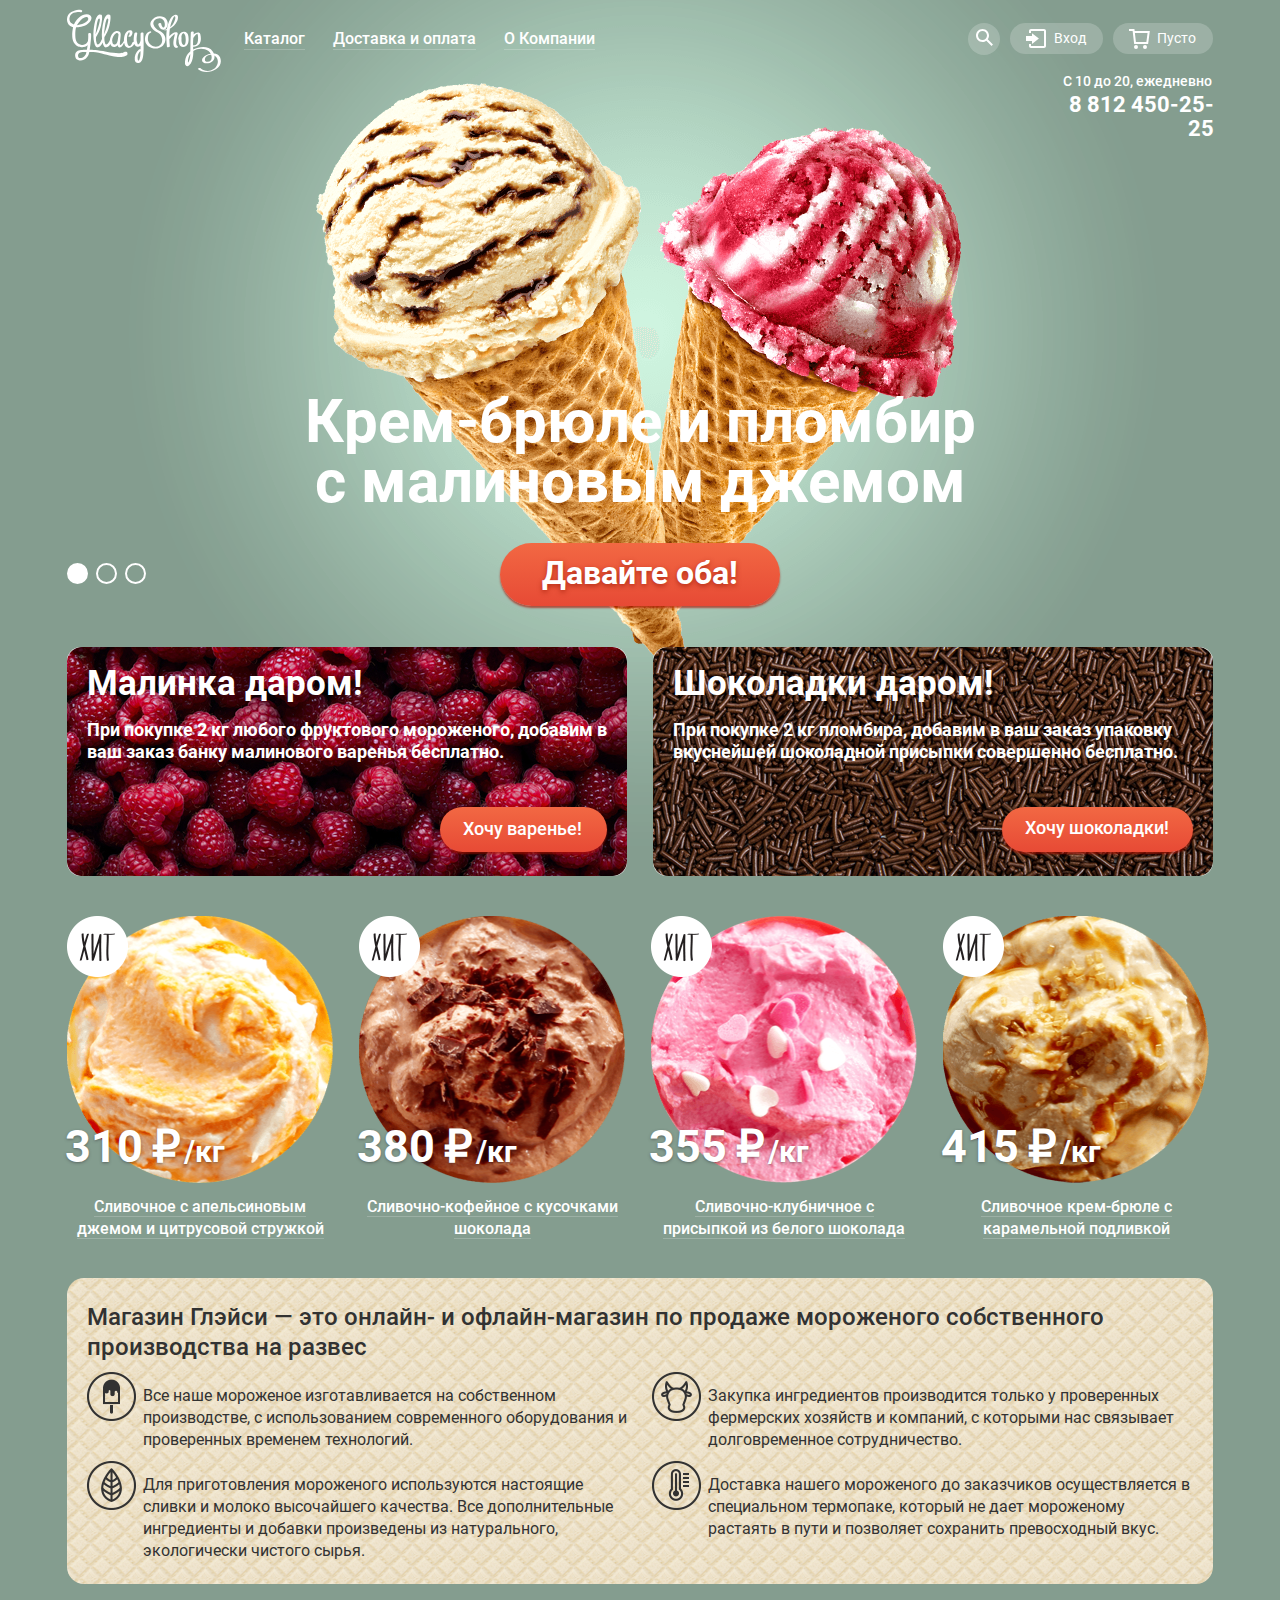
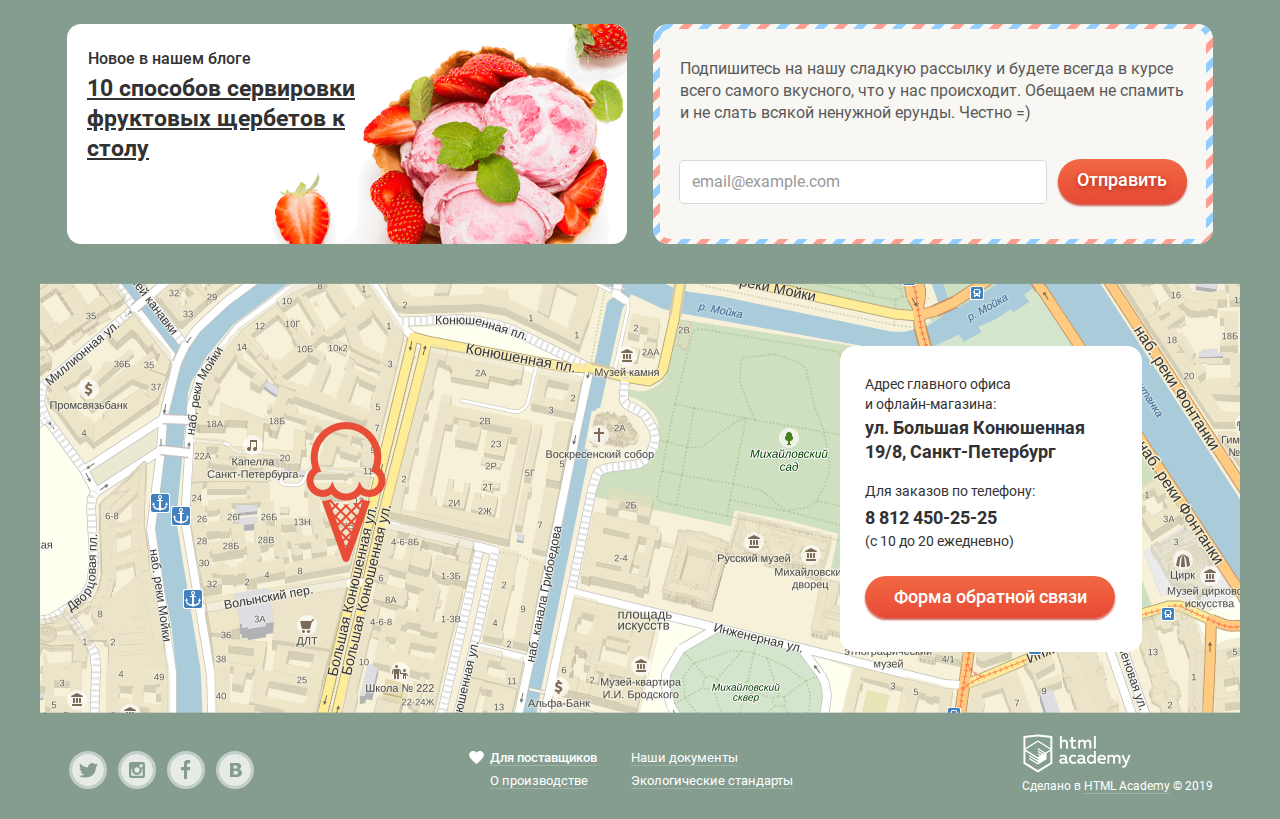
<file: gllacy/index.html>
<!DOCTYPE html>
<html lang="ru">
  <head>
    <meta charset="utf-8">
    <title>HTML Academy: Глейси</title>
    <link rel="stylesheet" href="css/normalize.css">
    <link rel="stylesheet" href="css/style.min.css">
  </head>
  <body>
    <input class="visually-hidden slide-1" type="radio" id="product-1" name="toggle" checked>
    <input class="visually-hidden slide-2" type="radio" id="product-2" name="toggle">
    <input class="visually-hidden slide-3" type="radio" id="product-3" name="toggle">
    <div class="wrap">

    <header class="main-header container">
      <nav class="main-navigation">

        <a class="main-header-logo">
          <img class="logo" src="img/logo.svg" width="154" height="64" alt="Логотип магазина мороженого Глейси">
        </a>

        <ul class="site-navigation">
          <li class="site-navigation-item">
            <a class="dropdown" href="#">Каталог</a>
            <ul class="site-subnavigation">
              <li class="site-subnavigation-item"><a href="#">Новинки</a></li>
              <li class="site-subnavigation-item"><a href="catalog.html">Сливочное</a></li>
              <li class="site-subnavigation-item"><a href="#">Щербеты</a></li>
              <li class="site-subnavigation-item"><a href="#">Фруктовый лед</a></li>
              <li class="site-subnavigation-item"><a href="#">Мелорин</a></li>
            </ul>
          </li>
          <li class="site-navigation-item"><a href="#">Доставка и оплата</a></li>
          <li class="site-navigation-item"><a href="#">О Компании</a></li>
        </ul>

        <ul class="user-navigation">
          <li class="user-navigation-item">
            <button class="user-navigation-btn button-search" type="button"> 
              <svg class="user-navigation-icon" width="17" height="17">
                <path class="user-navigation-svg" fill="#FFFFFF" d="M16.958,15.527L11.75,10.32C12.533,9.247,13,7.93,13,6.5C13,2.91,10.09,0,6.5,0S0,2.91,0,6.5
                  S2.91,13,6.5,13c1.438,0,2.763-0.473,3.839-1.263l5.205,5.204L16.958,15.527z M6.5,11C4.019,11,2,8.981,2,6.5S4.019,2,6.5,2
                  S11,4.019,11,6.5S8.981,11,6.5,11z"/>
              </svg>
              <span class="visually-hidden">Поиск</span>
            </button>
            <div class="popup popup-search">
              <form class="search-form" action="http://echo.htmlacademy.ru" method="get">
                <label class="visually-hidden" for="search-field">Поиск по сайту</label>
                <input class="input input-search" type="search" name="search" id="search-field" placeholder="Крем-брюле">
                <button class="visually-hidden" type="submit" tabindex="-1">Искать</button>
              </form>
            </div>
          </li>

          <li class="user-navigation-item">
            <button class="user-navigation-btn button-login" type="button"> 
              <svg class="user-navigation-icon icon-login" width="21" height="19">
                <polygon class="user-navigation-svg" fill="#FFFFFF" points="6,14.875 12.917,9.5 6,4.125 6,7.042 -0.042,7.042 -0.042,11.959 6,11.959"/>
                <path class="user-navigation-svg" fill="#FFFFFF" d="M18,0H5C3.9,0,3,0.9,3,2v2h2V2h13v15H5v-2H3v2c0,1.1,0.9,2,2,2h13c1.1,0,2-0.9,2-2V2C20,0.9,19.1,0,18,0z"
                  />
              </svg>
              Вход
            </button>
            <div class="popup popup-login">
              <form class="login-form" action="https://echo.htmlacademy.ru" method="post">
                <p>
                  <label class="visually-hidden" for="user-login">Логин</label>
                  <input class="input login-field-email" id="user-login" type="email" name="login" placeholder="email@example.com">
                </p >
                <p>
                  <label class="visually-hidden" for="user-password">Пароль</label>
                  <input class="input login-field-password" id="user-password" type="password" name="password" placeholder="••••••••">
                </p>
                <div class="popup-login-bottom">
                  <button class="button login-button" type="submit">
                    Войти
                  </button>
                  <ul class="popup-login-links">
                    <li><a class="restore" href="#">Забыли пароль?</a></li>
                    <li><a class="register" href="#">Новая регистрация</a></li>
                  </ul>
                </div>
              </form>
            </div>
          </li>

          <li class="user-navigation-item">
            <button class="user-navigation-btn button-cart" type="button">
              <svg class="user-navigation-icon icon-cart" width="21" height="20">
                <path class="user-navigation-svg" fill="#FFFFFF" d="M5.657,2.031L5.422,0H0v2h3.64l1.5,13h13.988l1.699-12.969H5.657z M17.372,13H6.922L5.888,4.031h12.66
                  L17.372,13z"/>
                <circle class="user-navigation-svg" fill="#FFFFFF" cx="6.984" cy="18" r="2"/>
                <circle class="user-navigation-svg" fill="#FFFFFF" cx="15.984" cy="18" r="2"/>
              </svg>
              Пусто
            </button>
          </li>
        </ul>

      </nav>

      <section class="contacts contacts-wrap">
        <h2 class="visually-hidden">Наши контакты</h2>
        <p>С 10 до 20, ежедневно</p>
        <a href="tel:88124502525">8 812 450-25-25</a>
      </section>
    </header>
    
    <main class="container main-section">

      <section class="slider">
        <h2 class="visually-hidden">Слайдер мороженого</h2>

        <div class="slider-controls">
          <label for="product-1" tabindex="0">Первый</label>
          <label for="product-2" tabindex="0">Второй</label>
          <label for="product-3" tabindex="0">Третий</label>
        </div>

        <ul class="slider-list">
          <li class="slider-item slide slider-item-1" id="slide1">
            <h3 class="slider-title">Крем-брюле и пломбир с малиновым джемом</h3>
            <a class="button" href="#">Давайте оба!</a>
          </li>
          <li class="slider-item slide slider-item-2" id="slide2">
            <h3 class="slider-title">Шоколадный пломбир и лимонный сорбет</h3>
            <a class="button" href="#">Давайте оба!</a>
          </li>
          <li class="slider-item slide slider-item-3" id="slide3">
            <h3 class="slider-title">Пломбир с помадкой и клубничный щербет</h3>
            <a class="button" href="#">Давайте оба!</a>
          </li>  
        </ul>
      </section>

      <section class="stocks">
        <h2 class="visually-hidden">Акции</h2>

        <article class="article-container raspberries">
          <h3 class="stocks-title">Малинка даром!</h3>
          <p>При покупке 2 кг любого фруктового мороженого, добавим в ваш заказ банку малинового варенья бесплатно.</p>
          <a class="button" href="#">Хочу варенье!</a>
        </article>

        <article class="article-container chocolate">
          <h3 class="stocks-title">Шоколадки даром!</h3>
          <p>При покупке 2 кг пломбира, добавим в ваш заказ упаковку вкуснейшей шоколадной присыпки совершенно бесплатно. </p>
          <a class="button" href="#">Хочу шоколадки!</a>
        </article>

      </section>
    
      <section class="popular-products products-wrap">
        <h2 class="visually-hidden">Список популярного мороженого</h2>
        
        <ul class="catalog-list">
          <li class="catalog-item hit card">
            <h3 class="catalog-item-title">
              <a href="#">Сливочное с апельсиновым джемом и цитрусовой стружкой</a>
            </h3>
            <img class="catalog-item-image" src="img/product-1.png" width="267" height="267" alt="Сливочное с апельсиновым джемом и цитрусовой стружкой">
            <p class="catalog-item-price">
              <span>310</span>/кг
            </p>
            <button class="button" type="button">Быстрый просмотр</button>
          </li>
          <li class="catalog-item hit card">
            <h3 class="catalog-item-title">
              <a href="#">Сливочно-кофейное с кусочками шоколада</a>
            </h3>
            <img class="catalog-item-image" src="img/product-2.png" width="267" height="267" alt="Сливочно-кофейное с кусочками шоколада">
            <p class="catalog-item-price">
              <span>380</span>/кг
            </p>
            <button class="button" type="button">Быстрый просмотр</button>
          </li>
          <li class="catalog-item hit card">
            <h3 class="catalog-item-title">
              <a href="#">Сливочно-клубничное с присыпкой из белого шоколада</a>
            </h3>
            <img class="catalog-item-image" src="img/product-3.png" width="267" height="267" alt="Сливочно-клубничное с присыпкой из белого шоколада">
            <p class="catalog-item-price">
              <span>355</span>/кг
            </p>
            <button class="button" type="button">Быстрый просмотр</button>
          </li>
          <li class="catalog-item hit card">
            <h3 class="catalog-item-title">
              <a href="#">Сливочное крем-брюле с карамельной подливкой</a>
            </h3>
            <img class="catalog-item-image" src="img/product-4.png" width="267" height="267" alt="Сливочное крем-брюле с карамельной подливкой">
            <p class="catalog-item-price">
              <span>415</span>/кг
            </p>
            <button class="button" type="button">Быстрый просмотр</button>
          </li>
        </ul>
      </section>

 
      <section class="about">
          <h2 class="visually-hidden">О магазине Глэйси</h2>

          <p class="about-title">Магазин Глэйси — это онлайн- и офлайн-магазин по продаже мороженого собственного производства на развес</p>

          <ul class="about-list">
            <li class="about-list__item about-list__item-production">
              <p>Все наше мороженое изготавливается на собственном производстве, с использованием современного оборудования и проверенных временем технологий.</p>
            </li>
            <li class="about-list__item about-list__item-orders">
              <p>Закупка ингредиентов производится только у проверенных фермерских хозяйств и компаний, с которыми нас связывает долговременное сотрудничество.</p>
            </li>
            <li class="about-list__item about-list__item-natural">
              <p>Для приготовления мороженого используются настоящие сливки и молоко высочайшего качества. Все дополнительные ингредиенты и добавки произведены из натурального, экологически чистого сырья. </p>
            </li>
            <li class="about-list__item about-list__item-delivery">
              <p>Доставка нашего мороженого до заказчиков осуществляется в специальном термопаке, который не дает мороженому растаять в пути и позволяет сохранить превосходный вкус.</p>
            </li>
          </ul>
      </section>

      <div class="newsletter-blog blog-wrap">
        <article class="article-container blog">
          <h2 class="blog-title">Новое в нашем блоге</h2>
          <a class="blog-link" href="#">
            <h3 class="blog-link-title">10 способов сервировки фруктовых щербетов к столу</h3>
          </a>
        </article>

        <section class="article-container newsletter">
          <div class="newsletter-wrap">
            <h2 class="visually-hidden">Подписка на рассылку</h2>
            <p>Подпишитесь на нашу сладкую рассылку и будете всегда в курсе всего самого вкусного, что у нас происходит. Обещаем не спамить и не слать всякой ненужной ерунды. Честно =) </p>
            <form class="newsletter-form" action="https://echo.htmlacademy.ru" method="post">
              <label class="visually-hidden" for="newsletter">Email</label>
              <input class="input newsletter-field" id="newsletter" type="email" name="newsletter" placeholder="email@example.com">
              <button class="button" type="submit">Отправить</button>
            </form>
          </div>
        </section>
      </div>

    </main>
    
    <section class="address-map">
      <h2 class="visually-hidden">Наш адрес на карте</h2>
      <iframe src="https://yandex.ru/map-widget/v1/?um=constructor%3A3d7a33f24301a8359feb32ac65e263f5cb2cec6a8b633f2b53112b71a855329e&amp;source=constructor" height="430"></iframe>
      <img class="address-map-image" src="img/map.png" width="1200" height="430" alt="Мы находимся по адресу ул. Большая Конюшенная 19/8, Санкт-Петербург">
      <div class="address-map-text">
        <p>Адрес главного офиса и офлайн-магазина:</p>
        <p>ул. Большая Конюшенная 19/8, Санкт-Петербург</p>
        <p>Для заказов по телефону:</p>
        <a class="telephone" href="tel:88124502525">8 812 450-25-25</a>
        <p>(с 10 до 20 ежедневно)</p>
        <a class="feedback-button button" href="#">Форма обратной связи</a>
      </div>
    </section>

    <footer class="footer container">
      <ul class="footer-social">

        <li>
          <a href="#" class="social-icon twitter" title="Мы в Twitter">
            <svg width="32" height="32">
              <path fill="#FFFFFF" d="M16,0C7.164,0,0,7.164,0,16c0,8.837,7.164,16,16,16c8.837,0,16-7.163,16-16C32,7.164,24.837,0,16,0z
                M23.944,12.809c-0.251,6.516-3.463,10.832-10.992,10.702c-0.14,0-0.205,0-0.233,0c-0.015,0-0.021,0-0.021,0
                c-0.029,0-0.094,0-0.232,0c-0.447,0-4.543-0.443-5.344-1.823c2.479,0.19,4.247-0.406,5.12-1.136
                c-1.048-0.289-2.923-0.461-3.251-2.848c0.384,0.104,0.618,0.221,1.299,0.113c-1.307-0.824-2.758-1.519-2.679-3.643
                c0.311,0.317,1.164,0.518,1.46,0.457c-0.768-0.233-2.149-3.244-0.974-4.781c1.984,1.79,4.075,3.482,7.804,3.643
                c0.227-2.214,1.24-3.699,3.168-4.325c1.84-0.479,3.255,0.26,3.901,1.138c0.737-0.224,1.453-0.466,2.193-0.685
                c-0.004,0.833-0.569,1.463-0.935,1.709c0.747,0.165,1.423-0.475,1.423-0.475C25.467,11.818,24.557,12.58,23.944,12.809z"/>
            </svg>
            <span class="visually-hidden">Twitter</span>
          </a>
        </li>

        <li>
          <a href="#" class="social-icon instagram" title="Мы в Instagram">
            <svg width="32" height="32">
              <path fill="#FFFFFF" d="M20.916,16c0,2.728-2.211,4.938-4.938,4.938S11.039,18.728,11.039,16c0-0.394,0.051-0.773,0.138-1.14
                h-0.897v6.838h11.396V14.86h-0.897C20.865,15.227,20.916,15.606,20.916,16z"/>
              <path fill="#FFFFFF" d="M15.978,18.659c1.466,0,2.659-1.193,2.659-2.659s-1.193-2.659-2.659-2.659
                c-1.466,0-2.659,1.193-2.659,2.659S14.511,18.659,15.978,18.659z"/>
              <rect x="18.637" y="10.302" fill="#FFFFFF" width="3.039" height="3.039"/>
              <path fill="#FFFFFF" d="M16,0C7.164,0,0,7.164,0,16c0,8.837,7.164,16,16,16c8.837,0,16-7.163,16-16C32,7.164,24.837,0,16,0z
                 M23.955,21.698c0,1.254-1.025,2.279-2.279,2.279H10.279C9.026,23.978,8,22.952,8,21.698V10.302c0-1.253,1.026-2.279,2.279-2.279
                h11.396c1.254,0,2.279,1.026,2.279,2.279V21.698z"/>
            </svg>
            <span class="visually-hidden">Instagram</span>
          </a>
        </li>

        <li>
          <a href="#" class="social-icon facebook" title="Мы в Facebook">
            <svg width="32" height="32">
              <path fill="#FFFFFF" d="M16,0C7.164,0,0,7.163,0,16s7.164,16,16,16c8.837,0,16-7.164,16-16S24.837,0,16,0z M20.062,9.455h-3.021
                v3.444h3.021v3.445h-3.021v8.61h-3.021v-8.61H11v-3.445h3.021V9.455c0-1.902,1.353-3.445,3.021-3.445h3.021V9.455z"/>
            </svg>
            <span class="visually-hidden">Facebook</span>
          </a>
        </li>

        <li>
          <a href="#" class="social-icon" title="Мы в ВКонтакте">
              <svg width="32" height="32">
                <path fill="#FFFFFF" d="M16.637,14.495c0.402-0.019,0.719-0.082,0.951-0.188c0.326-0.145,0.54-0.33,0.641-0.559
                c0.101-0.229,0.15-0.496,0.15-0.797c0-0.232-0.058-0.465-0.174-0.697c-0.116-0.232-0.322-0.405-0.617-0.517
                c-0.264-0.1-0.592-0.155-0.984-0.165c-0.392-0.009-0.943-0.014-1.652-0.014h-0.339v2.965h0.565
                C15.749,14.523,16.235,14.514,16.637,14.495z"/>
              <path fill="#FFFFFF" d="M18.118,17.084c-0.282-0.081-0.672-0.125-1.166-0.132c-0.494-0.006-1.012-0.009-1.55-0.009h-0.79v3.493
                h0.264c1.014,0,1.74-0.003,2.18-0.009c0.438-0.007,0.843-0.088,1.212-0.245c0.377-0.157,0.633-0.364,0.774-0.625
                s0.214-0.562,0.214-0.9c0-0.446-0.088-0.788-0.261-1.03C18.825,17.386,18.531,17.204,18.118,17.084z"/>
              <path fill="#FFFFFF" d="M16,0C7.164,0,0,7.164,0,16c0,8.837,7.164,16,16,16c8.837,0,16-7.163,16-16C32,7.164,24.837,0,16,0z
                 M22.602,20.531c-0.273,0.533-0.646,0.976-1.124,1.327c-0.552,0.415-1.161,0.71-1.823,0.886s-1.501,0.264-2.519,0.264h-6.121V8.987
                h5.443c1.13,0,1.957,0.038,2.48,0.113c0.524,0.076,1.045,0.242,1.561,0.5c0.533,0.27,0.929,0.632,1.189,1.087
                c0.26,0.455,0.392,0.975,0.392,1.558c0,0.678-0.179,1.278-0.536,1.795c-0.358,0.518-0.863,0.92-1.517,1.208v0.075
                c0.917,0.182,1.642,0.559,2.179,1.13c0.537,0.571,0.807,1.325,0.807,2.261C23.013,19.392,22.875,19.997,22.602,20.531z"/>
              </svg>
            <span class="visually-hidden">VK</span>
          </a>
        </li>
      </ul>

      <section class="footer-links">
        <h2 class="visually-hidden">Дополнительная информация</h2>
        <ul class="footer-links-list">
          <li class="supplier"><a href="#">Для поставщиков</a></li>
          <li><a href="#">Наши документы</a></li>
          <li><a href="#">О производстве</a></li>
          <li><a href="#">Экологические стандарты</a></li>
        </ul>
      </section>

      <div class="footer-htmlacademy">
        <a class="htmlacademy-logo" href="https://htmlacademy.ru/intensive/htmlcss">
          <img src="img/logo-htmlacademy-small.png" width="108" height="39" alt="Логотип HTML Academy">
        </a>
        <p>Сделано в <a class="footer-htmlacademy-link" href="https://htmlacademy.ru/intensive/htmlcss">HTML Academy</a> &copy; 2019</p>
      </div>
    </footer>

    </div><!--WRAP-->

    <section class="modal modal-feedback">
      <h2 class="modal-feedback-title">Мы обязательно вам ответим!</h2>

      <form class="feedback-form" action="https://echo.htmlacademy.ru" method="post">
        <p>
          <label class="visually-hidden" for="feedback-name">Ваше имя:</label>
          <input class="input feedback-field-name" id="feedback-name" type="text" name="name" placeholder="Имя Фамилия">
        </p>

        <p>
          <label class="visually-hidden" for="feedback-email">Email адрес:</label>
          <input class="input feedback-field-email" id="feedback-email" type="email" name="email" placeholder="email@example.com">
        </p>

        <label class="visually-hidden" for="feedback-message">Сообщение:</label>
        <textarea class="input feedback-field-message" id="feedback-message" name="text" cols="48" rows="6" placeholder="В свободной форме"></textarea>

        <button class="button" type="submit">Отправить</button>
      </form>

      <button class="modal-close feedback-button-close" type="button">
        <svg version="1.1" id="Layer_1" xmlns="http://www.w3.org/2000/svg" xmlns:xlink="http://www.w3.org/1999/xlink" x="0px" y="0px"
	 width="18" height="17" viewBox="0 0 18 17" enable-background="new 0 0 18 17" xml:space="preserve">
          <polygon fill="#231F20" points="17.454,1.46 16.04,0.046 9,7.086 1.96,0.046 0.546,1.46 7.586,8.5 0.546,15.54 1.96,16.954 9,9.914 
          16.04,16.954 17.454,15.54 10.414,8.5 "/>
        </svg>
        <span class="visually-hidden">Закрыть</span>
      </button>

    </section>

    <script type="text/javascript" src="js/script.min.js"></script>
  </body>
</html>
</file>
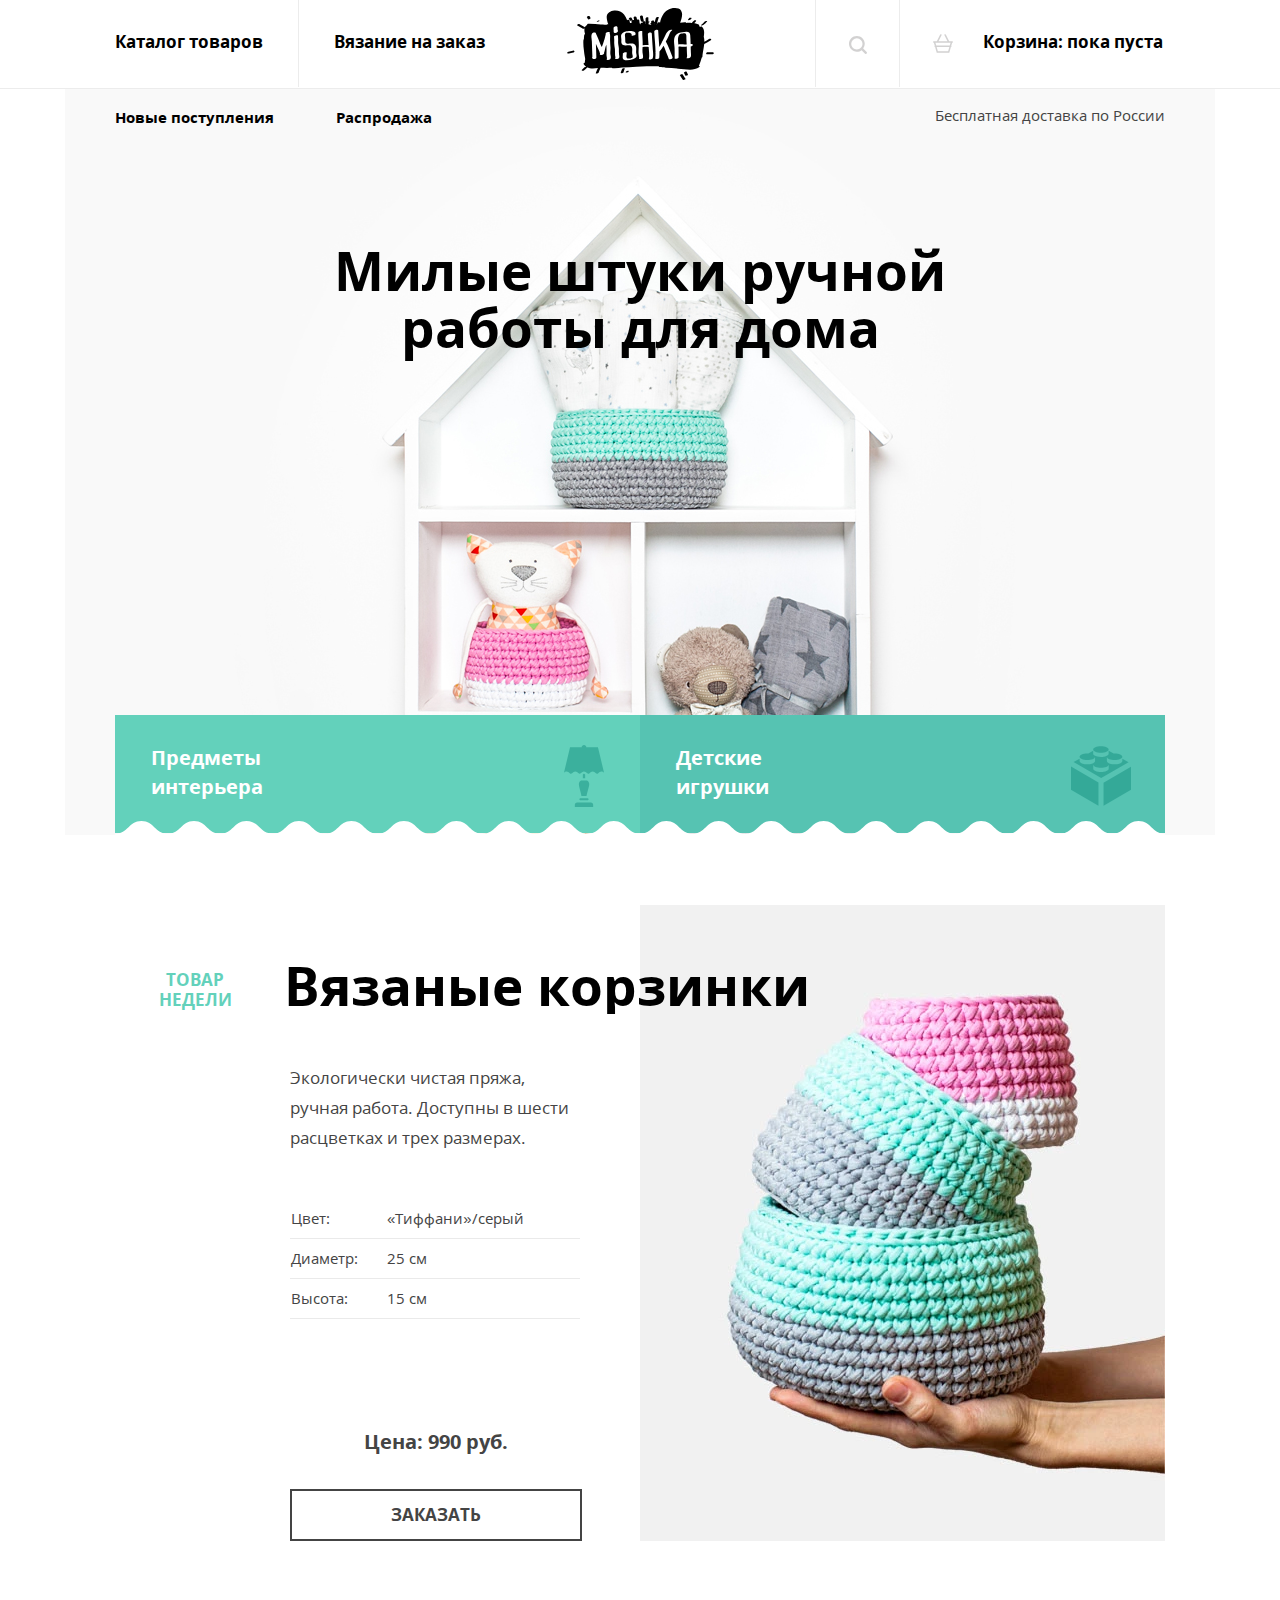
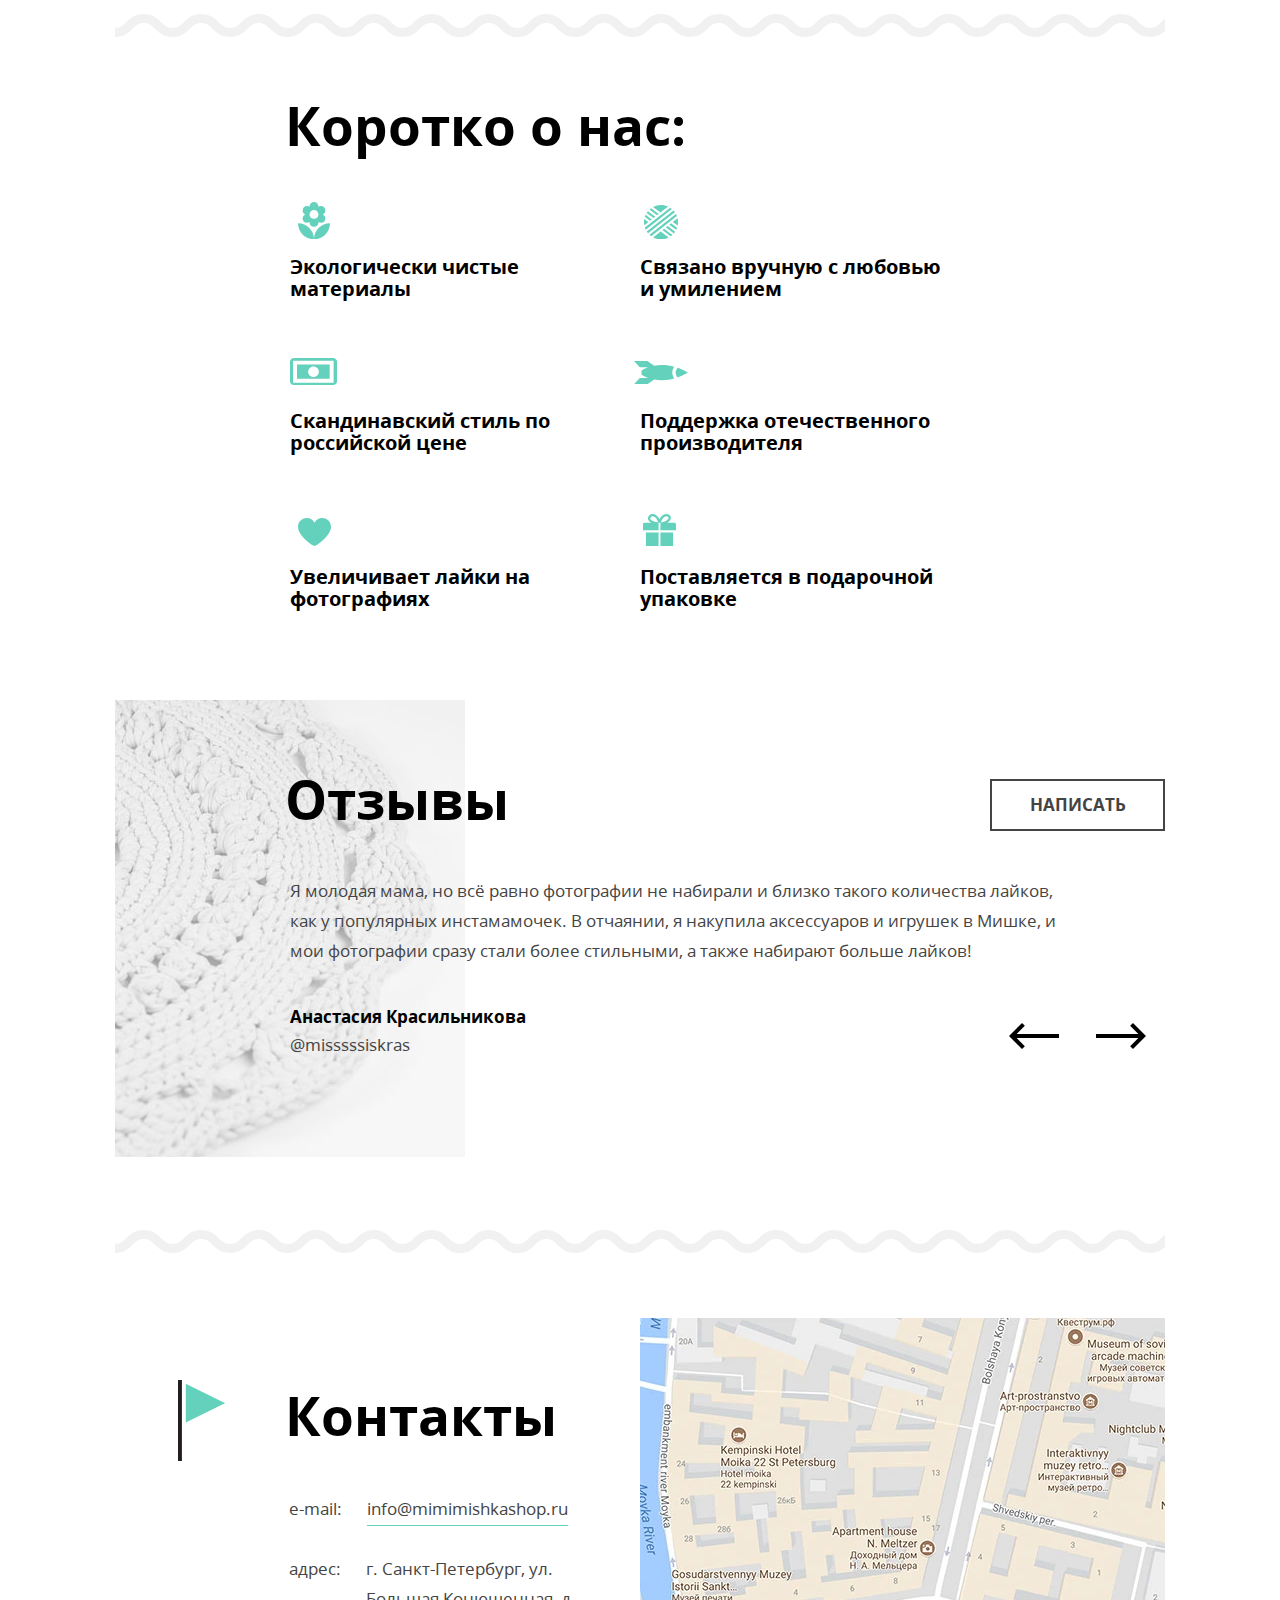
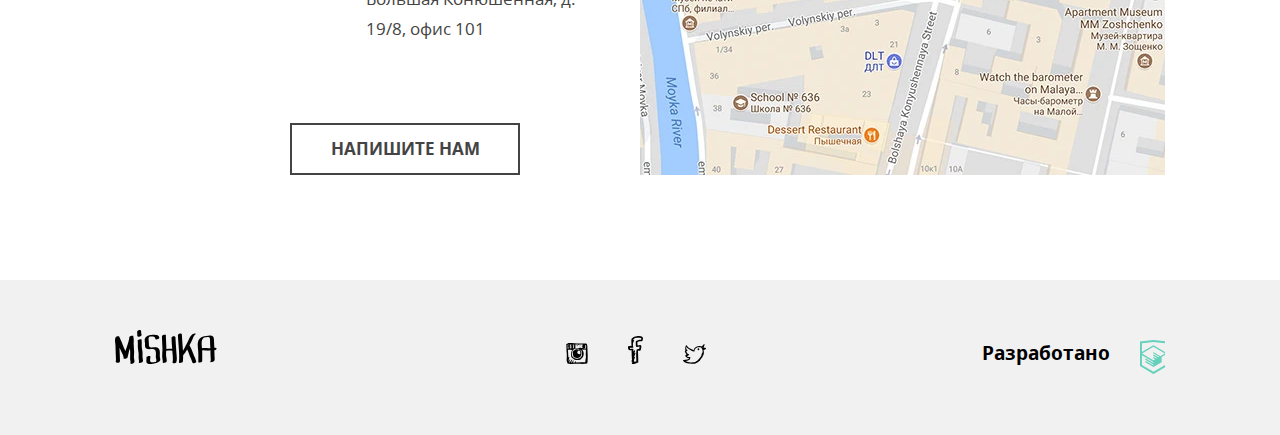
<file: mishka/index.html>
<!DOCTYPE html>
<html lang="ru">
  <head>
    <meta charset="utf-8">
    <meta name="viewport" content="width=device-width, initial-scale=1">
    <link rel="apple-touch-icon" sizes="76x76" href="apple-touch-icon.png">
    <link rel="icon" type="image/png" sizes="32x32" href="favicon-32x32.png">
    <link rel="icon" type="image/png" sizes="16x16" href="favicon-16x16.png">
    <link rel="manifest" href="site.webmanifest">
    <link rel="mask-icon" href="safari-pinned-tab.svg" color="#000000">
    <meta name="msapplication-TileColor" content="#da532c">
    <meta name="theme-color" content="#ffffff">
    <title>HTML Academy: Мишка</title>
    <link rel="stylesheet" href="css/style.min.css">
  </head>
  <body>

    <div style="display: none;">
      <svg xmlns="http://www.w3.org/2000/svg" xmlns:xlink="http://www.w3.org/1999/xlink"><symbol id="icon-cart" viewBox="264.205 370.961 20.294 18.849"><path fill="#231F20" d="M283.75 378.19h-3.151l-3.407-6.814a.75.75 0 10-1.341.671l3.071 6.143h-9.138l3.072-6.143a.75.75 0 00-1.341-.671l-3.407 6.814h-3.151a.75.75 0 000 1.5h.157l.855 2.991a.737.737 0 00-.316.595c0 .396.309.71.697.739l1.656 5.795h12.697l1.656-5.795a.745.745 0 00.698-.739.738.738 0 00-.316-.596l.854-2.991h.157a.75.75 0 10-.002-1.499zm-4.181 10.121h-10.433l-1.224-4.284h12.881l-1.224 4.284zm1.653-5.785h-13.739l-.81-2.836h15.359l-.81 2.836z"></path></symbol><symbol id="icon-fb" viewBox="56.519 49.996 14.962 27.718"><path d="M68.181 55.188c1.026.029 1.993 0 2.681-.3.391-.818.556-1.854.619-2.989-.19-.015-.062-.337-.207-.399-.029-.202-.278-.195-.309-.398-.277-.165-.457-.422-.723-.598-.727-.162-1.44-.335-2.164-.499-.849.044-1.895-.103-2.58.1-2.619-.04-3.997 1.12-5.259 2.392-.023.078-.003.197-.105.199-.574 1.587-.125 3.621-.204 5.581.099.436.107.958.204 1.395-.998.296-2.212.387-3.402.499-.317.324-.178 1.089-.206 1.693.085.583.278 1.06.413 1.595.211.193.596.396.825.498.065.029.071.082.103.1.506.268 1.451.008 2.268.1-.136 1.978.256 3.915 0 5.68.007.327.295.382.208.798-.001.963-.067 1.99.208 2.69-.287.455-.497.982-.415 1.794.122.016.114.157.105.299-.075.47.643.175.515.698.162.456-.428.184-.413.498v.896c.53.285 1.462.182 2.268.199.908-.419 2.188-.479 2.785-1.196.459.235.916-.014 1.238-.199-.018-.315.273-.333.205-.698-.004-.328-.173-.496-.103-.896v-2.89c-.206-2.293-.048-4.938-.309-7.176.888-.105 1.917-.075 2.578-.398.357-.451.377-1.23.516-1.895.177-.226.221-.583.206-.996.19-.213.068-.729.104-1.096-.141-.595-.168-1.3-.825-1.39-.884-.235-2.043.595-2.991.299.049-1.134-.293-2.342 0-3.388.746-.181 1.446-.4 2.166-.602zm-3.818 4.783c.117.254.254.486.414.698.079.022.203.003.205.101a10.319 10.319 0 003.096-.299c0 .998-.271 1.733-.518 2.492-.662.045-1.467.3-1.958.198-.276.165-.372.506-.62.698-.049.441.142.495 0 .797-.201.137-.055.611-.205.796v1.496c.085.281-.146.258-.104.497v3.488c-.085.281.146.258.104.498v2.989c.063.271-.132.791.103.896-.07.364-.412-.021-.824.1-.528.122-.926.369-1.548.4.117-.353.32-.622.311-1.097.049-.381-.365-.312-.516-.49.193-.644.562-1.117.722-1.793.197-.515.714-1.298.31-1.794-.522-.105-.521.293-.826.398-.022.077-.002.196-.103.199-.023.077-.003.196-.103.199.01.12-.151.062 0 0 .022-.078.002-.197.103-.199.023-.077.002-.197.103-.199v-.299c.368-.575.67-1.214.826-1.993.191-.28.283-.656.412-.997.156-.262.34-.869.104-1.195-.517.033-.796.295-.93.697-.32-.189.161-.434.104-.697.138-.231.169-.566.309-.797.202-.413.564-1.304 0-1.596-.438-.023-.612.207-.723.498-.214.191-.43.383-.516.698-.373-.07-.143-.727-.206-1.097-.067-.52.122-.899 0-1.195-.56-.799-2.026-.105-3.197-.299-.108-.307-.222-.984-.104-1.195 1.045-.088 2.479.201 3.197-.199.024-.078.003-.197.104-.199.094-.723-.271-1-.515-1.396.232-.806.04-2.02.104-2.989.233-.141.328-.414.515-.598.112-.955.673-1.476.722-2.49-.273.001-.607-.055-.619.199-.302-.114-.382.479-.515.199-.112-.541.246-.626.309-.997.599-.418 1.212-.82 1.856-1.195 1.741-.244 4.648-.449 6.086.198.051.616-.287.854-.207 1.496h-1.546c-1.092.24-1.987.672-2.991.997-.24.066-.276.331-.516.398-.036.396-.225.646-.311.996-.079 1.431.133 2.589.102 3.978z"></path></symbol><symbol id="icon-feature-ball"><path d="M.286 14.069a17.244 17.244 0 00.008 6.301l4.121-3.21-4.129-3.091zM24.403 1.585C19.62-.623 13.959-.559 9.149 1.992l7.513 5.625 7.741-6.032zm9.498 11.59l-4.811 3.748 4.936 3.695a17.248 17.248 0 00-.125-7.443zM9.209 32.414c4.844 2.534 10.724 2.65 15.73.113l-8.096-6.062-7.634 5.949zM7.914 14.433L1.681 9.767c-.32.669-.595 1.356-.825 2.056l5.308 3.974 1.75-1.364zm10.679 10.669l8.336 6.242a17.184 17.184 0 001.74-1.372l-8.326-6.234-1.75 1.364zm-7.18-13.395L4.002 6.158a17.073 17.073 0 00-1.269 1.723l6.931 5.189 1.749-1.363zm10.68 10.668l8.092 6.059c.471-.544.904-1.112 1.297-1.701l-7.639-5.721-1.75 1.363zM14.913 8.98L7.196 3.203a17.436 17.436 0 00-1.709 1.394l7.676 5.747 1.75-1.364zm10.679 10.669l6.972 5.221c.33-.662.615-1.341.855-2.033l-6.077-4.55-1.75 1.362zm.856-16.943L.88 22.626c.233.698.513 1.386.839 2.059l26.52-20.663a17.006 17.006 0 00-1.791-1.316zm4.295 3.918a17.418 17.418 0 00-.939-1.106L2.786 26.567a17.144 17.144 0 001.279 1.717l27.09-21.108c-.134-.186-.269-.37-.412-.552zm1.555 2.375L5.552 29.838c.544.501 1.114.962 1.708 1.382l25.962-20.228a17.158 17.158 0 00-.924-1.993z"></path></symbol><symbol id="icon-feature-flower" viewBox="8.014 4.35 31.972 37.301"><path fill="#63d1bb" d="M24 41.65c8.827 0 15.986-7.159 15.986-15.986C31.158 25.664 24 32.822 24 41.65zM12.641 20.78a4.442 4.442 0 004.44 4.441c.932 0 1.803-.294 2.513-.782l-.036.337c0 2.451 1.99 4.441 4.441 4.441s4.44-1.99 4.44-4.441l-.036-.337a4.396 4.396 0 002.514.782c2.451 0 4.44-1.99 4.44-4.441a4.418 4.418 0 00-2.54-3.997 4.434 4.434 0 002.54-3.997 4.441 4.441 0 00-6.954-3.659l.037-.337a4.441 4.441 0 00-8.881 0l.036.337a4.392 4.392 0 00-2.513-.781 4.442 4.442 0 00-4.44 4.44 4.42 4.42 0 002.54 3.997 4.42 4.42 0 00-2.541 3.997zM24 12.343a4.441 4.441 0 014.44 4.44 4.441 4.441 0 01-8.881 0c0-2.451 1.99-4.44 4.441-4.44zM8.014 25.664c0 8.827 7.158 15.986 15.986 15.986 0-8.828-7.158-15.986-15.986-15.986z"></path></symbol><symbol id="icon-feature-gift" viewBox="239.665 239.757 32.666 32.486"><path fill="#63d1bb" d="M242.56 272.243h12.504v-13.91H242.56v13.91zm28.182-23.62h-7.335c.521-.267.984-.549 1.396-.845 1.588-1.133 2.424-2.57 2.42-3.999.002-1.169-.556-2.202-1.359-2.901a4.585 4.585 0 00-3.016-1.121c-1.22-.001-2.352.421-3.32 1.069-1.459.979-2.606 2.451-3.424 4.067-.039.079-.078.157-.115.236a12.944 12.944 0 00-1.041-1.792c-.691-.985-1.523-1.86-2.497-2.511-.97-.646-2.103-1.069-3.322-1.069-1.213.004-2.323.514-3.155 1.295-.828.783-1.41 1.885-1.412 3.135-.002.73.211 1.494.649 2.188.552.872 1.424 1.628 2.633 2.248h-6.588c-.878 0-1.591.712-1.591 1.59v5.897h15.396v-7.488h1.873v7.488h15.396v-5.897a1.585 1.585 0 00-1.588-1.59m-22.362-2.339c-.622-.391-1-.785-1.22-1.135-.22-.354-.294-.662-.296-.963-.004-.504.248-1.042.691-1.461.437-.415 1.028-.667 1.562-.667h.013c.685 0 1.366.231 2.046.683 1.018.671 1.975 1.85 2.645 3.187.342.676.609 1.39.789 2.087-3.082-.321-5.078-1.002-6.23-1.731m10.537-1.627c.557-.797 1.21-1.466 1.887-1.916.68-.451 1.362-.683 2.047-.683h.006c.574 0 1.117.22 1.494.55.377.336.571.739.573 1.171-.004.512-.272 1.259-1.467 2.132-1.138.825-3.101 1.673-6.127 2.265a10.57 10.57 0 011.587-3.519m-1.98 27.586h12.506v-13.91h-12.506v13.91z"></path></symbol><symbol id="icon-feature-heart" viewBox="47.475 50.071 33.05 27.857"><path fill="#63d1bb" d="M80.525 58.808a8.736 8.736 0 00-8.736-8.736A8.727 8.727 0 0064 54.865a8.727 8.727 0 00-7.789-4.793 8.736 8.736 0 00-8.736 8.736c0 9.127 14.657 19.121 16.525 19.121 1.869 0 16.525-9.95 16.525-19.121z"></path></symbol><symbol id="icon-feature-money" viewBox="46.212 56.834 46.575 27.332"><path fill="#63d1bb" d="M88.882 56.834H50.116a3.905 3.905 0 00-3.904 3.905V80.26a3.905 3.905 0 003.904 3.905h38.766a3.906 3.906 0 003.905-3.905V60.739a3.906 3.906 0 00-3.905-3.905zm-39.647 24.95V59.551h40.202v22.233H49.235z"></path><path fill="#63d1bb" d="M53.14 77.88h32.395V63.456H53.14V77.88zM69.5 65.354a5.315 5.315 0 110 10.63 5.315 5.315 0 010-10.63z"></path></symbol><symbol id="icon-feature-rocket" viewBox="612.532 500.386 54.156 23.183"><path d="M652.844 506.098c-3.647-.971-7.839-1.667-12.359-1.666a46.394 46.394 0 00-7.71.623l-6.784-4.668-13.456.005 5.811 6.184h8.447c-4.58 1.598-6.759 3.515-6.759 3.515l.002 3.777s2.313 1.912 6.931 3.518l-8.623-.005-5.811 6.188 13.455.002 6.816-4.692c2.261.398 4.822.647 7.681.648 4.522-.001 8.712-.697 12.36-1.667-1.176-1.775-1.915-3.743-1.918-5.877.003-2.141.738-4.112 1.917-5.885zm3.423 1.034c-1.284 1.605-1.969 3.25-1.965 4.84-.007 1.597.677 3.238 1.968 4.847 6.399-2.162 10.419-4.841 10.419-4.841s-4.019-2.68-10.422-4.846z"></path></symbol><symbol id="icon-flag" viewBox="-11.34 -28.346 46.68 81.691"><path fill="#63D1BB" d="M-3.561-24.455v38.9l38.9-19.451-38.9-19.449zm-7.779 77.801v-81.691h3.805v81.691h-3.805z"></path><path fill="#231F20" d="M-11.34-28.346h3.805v81.691h-3.805z"></path></symbol><symbol id="icon-htmlacademy"><path d="M13.62.017L13.472 0 0 1.412v24.661l13.473 8.017 13.43-7.99.042-.025V1.412L13.62.017zm11.399 12.11L13.495 5.334l-.001-.104-.087.05-.088-.056v.109L1.925 12.118V3.147l11.548-1.212L25.02 3.147v8.98zm-11.614-5.34L24.923 13.5l-4.479 2.64-7.093-4.221-.014 1.415 5.904 3.513-.86.507-5.03-2.992-.014 1.415 3.827 2.275-.782.523-3.031-1.787-.014 1.413 1.853 1.091-1.8 1.081-11.356-6.751 11.371-6.835zm-11.48 8.34l11.411 6.791.016 1.044-7.942-4.728-.015 1.416 7.979 4.795.018 1.076-7.973-4.74-.013 1.414 8.021 4.822.046.025 8.143-4.872-.011-5.177 3.415-2.036v10.021L13.472 31.85 1.925 24.979v-9.852z"></path></symbol><symbol id="icon-insta" viewBox="53.115 53.19 21.769 21.334"><path d="M74.881 65.336c-.013-2.395-.344-4.788-.303-7.135a37.854 37.854 0 00-.152-2.278c-.105-.3-.111-.699-.152-1.062-.26-.17-.222-.64-.456-.835-.423-.233-1.201-.114-1.744-.22-.657-.026-1.254-.115-1.899-.153-1.936-.101-3.973-.076-5.996-.076-2.001 0-3.954-.145-5.695-.379h-2.202c-.097.004-.105.098-.227.076-.599.034-1.077.188-1.595.303-.21.119-.421.235-.683.304-.136.192-.513.145-.607.379-.186.212.185.451 0 .607v.911c.173.13.027.58.075.835v.987c-.017 1.281.134 2.397.076 3.72.467 2.762.374 6.537.076 9.413.155.579.363 1.105.455 1.746.256.479.335 1.133.683 1.52.502.206 1.233.186 1.898.229.383.098.667.293 1.14.3 2.843-.21 5.496-.154 8.427-.229 2.704.24 5.802.188 8.275-.228.195-.134.128-.529.228-.76-.056-.385.207-.449.228-.759.131-2.395.164-4.789.15-7.216zm-12.982-6.225c.757-.153 1.48-.341 2.429-.304.71.076 1.287.283 1.897.456.116.184-.243.547.153.684v.076c.059.017.149.002.151.076.445.035.794.167 1.063.379.45.055.536.476 1.138.3-.091.213-.084.524-.075.835.324 1.183.475 2.81.303 4.252-.164.163-.215.442-.303.683-.311.322-.481.785-.836 1.062-.095.236-.25.408-.454.533-.116.213-.206.452-.457.53-.298.163-.577.011-.834-.076-.446.162-.904.312-1.215.607-.816-.096-1.648-.175-2.43-.304-.242-.139-.487-.273-.835-.305a1.997 1.997 0 00-.836-.455c-.101-.127-.337-.118-.455-.229-.198-.029-.229-.227-.456-.229-.118-.412-.443-.618-.532-1.062-.226-.331-.308-.805-.455-1.215-.043-1.434.091-2.692.379-3.796.346-.591.779-1.094 1.138-1.67.249.021.365-.09.38-.304.306.053.434-.072.684-.075.257.008.269-.309.458-.449zm-1.67-2.733c-.117-.263-.066-.691-.075-1.062-.007-.285.278-.279.304-.532-.003-.074-.093-.059-.152-.076.126-.146.701-.097.834 0 .132.537-.354.455-.531.684.011.167.322.032.456.076.029.854-.059 1.496 0 2.202h-.456c-.007.234.229.226.456.228-.059.286.092.363.075.607-.226.153-.716.042-1.062.075-.103-.594.235-1.375.151-2.202zm-.683-1.594c.088-.013.134.016.151.076.179.253.01.683-.076.911-.173-.179-.026-.682-.075-.987zm.152 1.822c-.132-.069-.168-.237-.152-.456.132.071.167.238.152.456zm0 1.367c-.058.139-.082-.045-.076-.152.058-.139.081.045.076.152zm-.152.228c.175-.024.084.219.228.227-.009.193-.283.179-.38.077.039-.112.113-.193.152-.304zm-2.354-1.216c.006-.108.013-.214-.076-.228-.073-.733.13-1.415 0-1.973.25-.155.769-.042 1.139-.077v1.139c-.088.064-.203.101-.379.077-.054.28.324.131.379.304.008.853-.056 1.777.152 2.429-.565-.059-.906.107-1.442.076.097-.612-.019-1.435.531-1.594-.012-.141-.257-.047-.304-.153zm-.531 0c-.204.021-.217-.534-.077-.607.328.006.249.501.077.607zm-.152.988c.077-.312.034-.304.075-.683.228.013.26.77-.075.683zm.228-2.05c-.263.054-.273-.266-.153-.38.263-.053.272.267.153.38zm0-1.139c.033.159-.052.201-.076.304-.176.023-.084-.219-.229-.229.025-.102.191-.062.305-.075zm-.228 3.721c.148-.031.11.345-.076.227a.363.363 0 00.076-.227zm-.684-3.721c.029.259-.438.32-.379 0h.379zm-.987.076c-.034.219-.326.179-.379.379-.214-.17.084-.468.379-.379zm-.455.759c.226-.205.451-.41.684-.607-.021-.123.071-.131.076-.228h.229c.102.381-.261.296-.305.531.021.122-.072.131-.075.227.02.335.121.588.075.988-.27.008-.276.28-.607.227.022-.428-.135-.674-.077-1.138zm.076 3.265V57.29c.195-.185.396-.364.607-.532.295.489.179 1.392.455 1.897-.275.157-.75.111-1.062.229zM72.68 69.968c-.109.954-.158 1.968-.379 2.809-2.89.123-6.02.005-8.883.153-.199.045-.273-.031-.229-.229-.253 0-.258.247-.531.229.201-.336.438-.898.151-1.291-.797.013-.797.821-1.138 1.291-.686-.053-1.137.127-1.823.075.18-.705.75-1.021.911-1.745-.395-.55-.989.138-1.214.455-.204.48-.557.81-.76 1.29H57.8c.238-.469.489-.926.759-1.366.171-.512.625-.741.683-1.367-.157-.28-.42-.029-.683 0-.123.182-.272.335-.38.531-.232.376-.501.714-.684 1.14-.181.208-.335.003-.53.227-.389.271-.581.736-.988.987-.174-.06.039-.356.153-.38.045-.181-.096-.55.075-.607.063-.366.212-.647.379-.91.119-.742.521-1.199.684-1.898-.559.099-.674.643-.988.987-.212.445-.542.772-.683 1.291-.174-.131-.028-.58-.076-.836.122-.586.298-1.119.38-1.746.133-.22.173-.535.228-.834.168-.209.046-.61-.077-.761-.226.027-.374.133-.455.304-.192-.032-.193.506-.304.304-.045-2.587-.451-4.812-.456-7.438.026-.331-.183-.424-.228-.685 1.629.028 3.121.091 4.783.229-.089.139-.199.257-.304.379-.144.07-.226.173-.378.304-.604 1.653-.975 3.984-.607 6.15.229.58.589 1.029.986 1.441.907.485 1.635 1.149 2.506 1.671 1.701.361 3.84.369 5.541 0 .236-.12.484-.226.685-.38 1.364-1.242 2.753-2.459 2.961-4.859v-1.367c-.197-1.598-.688-2.905-1.747-3.644.331-.22 1.099.043 1.67.076.223.013.447.014.684 0 .408-.024.928-.055 1.443 0 .144.187.113.544.228.76-.062 1.684-.192 3.3-.152 5.087.103.454.127.986.229 1.441-.091.973-.237 1.89-.457 2.732zm.379-11.16c-.639-.12-1.232-.284-1.897-.379.072-.333.799-.01.987-.228.385-.223.295-.92.304-1.51.032-.348.114-.644.076-1.063-.401-.951-1.783-.421-2.886-.455-.225.718-.47 1.8-.304 2.657.169.49 1.024.292 1.519.456-.14.332-.688.057-.987.076-.296-.083-.707-.052-.986-.151-2.285.078-4.284.004-6.529.151.117-1.248.063-2.465-.076-3.645h3.112c-.344.364-.912.507-1.29.835-.44.244-.861.505-1.139.911.249.134.535-.245.759-.379.355-.074.479-.381.835-.455.423-.438 1.096-.625 1.67-.912.378-.022.697.013.987.077 1.283.007 2.456.126 3.796.076.614.145 1.45.069 1.974.304.107.298.231.579.305.911.008.986-.149 1.816-.23 2.723zm-5.845-3.72c.11-.047-.009-.092 0 0zm0 0c-.529.154-1.019.348-1.367.682.484-.198 1.059-.306 1.367-.682zm1.062.607c.111-.047-.007-.091 0 0zm-1.746.911c.727-.158 1.181-.591 1.746-.911-.437.019-.592.32-.987.379-.215.217-.6.26-.759.532zm-.683-.835c-.111.047.007.092 0 0zm-.683.607c.11-.046-.008-.092 0 0zm-.075.076c.063.014.07-.03.075-.076-.064-.014-.072.03-.075.076zm-.077.076c.064.014.072-.03.077-.076-.067-.013-.072.029-.077.076zm-.834.608c.346-.134.613-.348.834-.607a2.018 2.018 0 00-.834.607zm2.276.987c.533-.049.749-.416 1.215-.531.284-.298.784-.381.987-.76-.56.023-.766.399-1.216.531-.284.297-.751.413-.986.76zm-2.276-.987c-.317-.074-.016.227 0 0zm-.533.379c.021.021.115-.037.076-.077-.021-.02-.116.038-.076.077zm2.809.608c-.11.047.007.091 0 0zm-1.14 1.821c-.223-.231-.676-.233-.986-.379-.697-.038-1.223.093-1.746.229-.304.151-.607.304-.91.454-.266.166-.444.417-.76.532-.205.225-.352.51-.684.607-.004.223-.173.281-.304.379-.089.115-.094.312-.227.381-.007.12.036.29-.076.303.108 1.512.291 2.948.683 4.177.287.623.975.846 1.442 1.29.589.297 1.328.444 2.126.531.277-.052.553-.105.911-.076a5.088 5.088 0 002.81-1.441c.1-.281.252-.508.455-.684-.254-.671.293-1.098.455-1.59.002-1.344-.201-2.48-.607-3.415-.256-.579-.92-.751-1.366-1.139-.059-.018-.15-.003-.151-.077-.269-.136-.733-.239-1.065-.082zm-3.415 4.327c-.113-.063-.109-.244-.152-.379.256-.078.118.237.152.379zm.076.305c.041-.117.079-.006.076.075-.04.118-.079.005-.076-.075zm.456-2.051c.015-.086.075-.042.075 0-.014.087-.075.043-.075 0zm1.67-2.125c-.203.258.041.576.077.836-.305-.039-.574-.887-.077-.836zm.379 3.948c-.04-.038.055-.097.076-.076.04.038-.054.097-.076.076zm.759 2.884c.034-.109.066.008.152 0-.018.097-.15.077-.152 0zm2.201-2.581c-.233-.057-.145.208-.379.152.069-.159.118-.338.229-.455.134.019.172.13.15.303zm-1.137-3.796c.211.119.441.217.606.381.085.219.243.363.38.529.058.778.179 1.492.151 2.354-.257.099-.438.271-.683.381-.78-.006-1.358-.212-1.897-.456-.171-.259-.355-.505-.532-.759v-1.062c.17-.185.319-.391.456-.607.228-.127.508-.201.454-.607-.038-.062-.078-.124-.075-.229.158.045.245.159.379.229.323.017.41-.2.761-.154z"></path></symbol><symbol id="icon-interior" viewBox="-259.404 -19.675 40.219 62.411"><path d="M-244.227 18.283c-.286.966-.245 2.191.027 3.639.494 2.635 1.687 6.041 2.358 9.67h5.062c.696-3.641 1.949-7.05 2.471-9.683.287-1.445.33-2.66.041-3.617-.275-.899-.89-1.618-2.021-2.303h-5.997c-1.075.679-1.674 1.391-1.941 2.294zm11.832 19.995h-13.799c-1.293 0-2.299.976-2.299 2.229v2.229h18.397v-2.229c0-1.253-1.006-2.229-2.299-2.229zm7.133-55.724h-11.732c0-1.244-1.015-2.229-2.3-2.229-1.283 0-2.3.985-2.3 2.229h-11.737l-6.073 25.517c.794-.461 1.589-.992 2.632-.992 1.359 0 2.243.818 2.924 1.375.682.557 1.162.849 1.447.849.292.001.769-.287 1.451-.836.681-.548 1.564-1.358 2.915-1.358 1.349 0 2.237.806 2.919 1.354.684.549 1.161.84 1.451.84.146 0 .338-.073.58-.214.242-.141.53-.353.872-.626.512-.411 1.139-.967 1.99-1.218.284-.085.593-.136.93-.136 1.347 0 2.238.805 2.92 1.354.683.548 1.159.84 1.451.84.287-.002.766-.296 1.445-.85.684-.554 1.571-1.367 2.925-1.367 1.356 0 2.239.817 2.919 1.371.342.276.631.489.872.631.24.143.431.214.575.214.288 0 .762-.293 1.442-.854.68-.559 1.567-1.384 2.929-1.384 1.044 0 1.839.533 2.632.997l-6.079-25.507zm-10.619 51.266h-6.864c-.657 0-1.15.479-1.15 1.115 0 .635.493 1.113 1.15 1.113h6.9c.655 0 1.15-.479 1.15-1.113 0-.636-.495-1.115-1.15-1.115h-.036zm-3.414-24.484c-.146 0-.338.074-.58.213-.157.094-.37.261-.57.41v3.731h2.299V9.959c-.505-.378-.908-.623-1.149-.623z"></path></symbol><symbol id="icon-left-arrow"><path d="M50 11.002H7.659l8.174-8.174L13.005 0 0 12.998l.003.003-.003.004 13.005 12.998 2.828-2.828-8.172-8.173H50z"></path></symbol><symbol id="icon-logo-footer"><path d="M19.135 21.495c-.083-2.683-.51-5.347-.475-8.035.028-2.174.389-4.41-.36-6.495.047-.237.096-.473.14-.711.193-1.045-3.271-.492-3.813.464-.343.28-.519.615-.375.957.037.086.069.174.102.261-.656 3.204-1.57 6.306-2.621 9.412-.402 1.188-.888 2.349-1.298 3.533-.582-1.104-1.169-2.194-1.643-3.377-1.374-3.433-2.612-6.902-4.287-10.206.19-1.528-3.204-1.368-3.873.032-.809 1.694-.705 3.403-.438 5.214.3 2.042.353 4.05.377 6.111.047 3.976.358 7.943.417 11.919-.354.395-.461.881-.091 1.375.162.216.361.382.571.549.904.724 3.5.107 3.496-1.271-.014-4.123-.312-8.238-.42-12.358a98.054 98.054 0 01-.024-1.21l.171.434c.64 1.604 1.31 3.163 2.185 4.654.868 1.478 1.303 3.064 1.803 4.677-.189.217-.303.462-.233.708-.039.18.07.292.251.36.639.548 1.841.274 2.509-.007a6.07 6.07 0 00.826-.424c.345-.212.883-.679.729-1.159l-.087-.279c.47-1.27.709-2.589.965-3.93.272-1.428.782-2.78 1.295-4.133.052.619.106 1.238.156 1.855.204 2.554.033 5.072.007 7.626-.008.847.054 1.633.219 2.461.068.343.367 1.808.281 1.887-.611.564-.433 1.257.385 1.437.915.201 2.081-.105 2.77-.742 1.198-1.106.632-2.845.361-4.241-.452-2.342.095-4.964.022-7.348zm8.364.675c-.074-1.988-.765-3.862-.774-5.872-.011-2.305.181-4.593-.155-6.886-.106-.725-4.056.1-3.917 1.05.309 2.11.197 4.229.159 6.354-.037 2.044.468 3.898.73 5.904.269 2.054-.084 4.157.149 6.213.109.962.75 2.743.089 3.58-.42.532 1.469.342 1.553.326.769-.142 1.793-.392 2.304-1.038.653-.828.196-2.426.053-3.357-.316-2.059-.114-4.195-.191-6.274zm16.329-3.319c-2.062-2.784-5.889-.78-8.561-1.54-1.377-.392-1.395-2.271-1.392-3.396.004-1.426-.114-2.732-.273-4.146-.119-1.052-.024-2.121.746-2.904.142-.144.859-.336.81-.339a8.132 8.132 0 011.067-.093c1.549-.066 4.613.232 4.019 2.483-.266 1.01 3.596.431 3.877-.637 1.213-4.598-7.284-3.714-9.686-3.078-2.21.588-4.648 1.846-4.775 4.399-.061 1.219.273 2.379.325 3.587.061 1.39-.198 2.776.289 4.118 1.082 2.982 5.52 1.576 7.778 1.745 3.845.287 2.697 5.469 2.748 7.883.027 1.288 1.181 3.429.211 4.507-.595.662-1.982.699-2.792.768-.813.068-2.201.312-2.742-.461-.993-1.418.091-3.799-.121-5.425-.121-.924-4.066-.095-3.917 1.05.342 2.627-1.399 6.145 2.402 6.596 2.441.289 5.191-.161 7.5-.928 1.196-.396 2.307-.942 3.243-1.793 1.035-.941.694-2.348.417-3.547-.677-2.918.731-6.279-1.173-8.849zm17.327-.189c-.122-3.777-.69-7.513-.706-11.297-.008-1.971-3.963-1.305-3.957.343.015 3.608.497 7.167.682 10.764l.013.221c-1.949-.018-3.899.177-5.853.246.201-4.633-.611-9.227-.435-13.857.022-.582-3.874-.09-3.917 1.049-.171 4.475.587 8.915.453 13.392-.064 2.136-.245 4.264-.259 6.402-.007 1.095.171 2.183.329 3.263.146.999.484 2.331.182 3.318-.237.772 3.561.29 3.862-.694.544-1.778-.222-4.039-.405-5.839-.175-1.725-.039-3.499.083-5.248 2.03-.13 4.059-.297 6.08-.012.09 1.378.196 2.754.322 4.134a45.83 45.83 0 01.196 3.475c.015 1.019.142 2.496-.221 3.461-.773 2.057 3.15 1.889 3.723.364.703-1.87.502-4.199.383-6.164-.148-2.443-.477-4.874-.555-7.321zm16.932 4.474c-.939-2.758-2.373-5.177-3.616-7.797 1.001-1.949 2.018-3.898 2.932-5.888.831-1.808 1.446-3.819 3.08-5.092.574-.447.55-.896-.255-.951-.875-.061-2.064.192-2.77.742-1.485 1.158-2.427 2.563-3.201 4.268a160.304 160.304 0 01-2.914 6.075l-.224.443c-.49.315-.785.762-.639 1.266-.792 1.563-1.6 3.117-2.499 4.61-.299-5.534-.955-11.061-1.15-16.6-.045-1.27-3.971-.479-3.917 1.049.243 6.868 1.219 13.719 1.286 20.587l-.047.051c-.301.308-.19.494.051.602a60.756 60.756 0 01-.209 5.254c-.472.745.463 1.139 1.084 1.139h.096c.739 0 2.626-.35 2.718-1.364.191-2.1.251-4.196.232-6.291 1.59-1.715 2.89-3.63 4.055-5.635.759 1.48 1.482 2.972 1.989 4.582.861 2.741 2.299 5.261 3.131 8.014.544 1.806 4.457.738 3.917-1.049-.829-2.753-2.204-5.297-3.13-8.015zm23.503-4.635c-.21-.832-1.372-.849-2.271-.77-.012-.335-.02-.671-.036-1.006-.125-2.661-.165-5.379-.392-8.032-.209-2.458-1.585-3.337-3.972-3.247-2.416.092-5.229.527-7.482 1.403-2.607 1.014-4.058 2.935-4.559 5.681-.549 3.014.24 6.219.373 9.246.154 3.503.066 7.014.062 10.519 0 .573 3.916.031 3.917-1.049.003-2.776.042-5.551 0-8.327a52.196 52.196 0 00-.102-2.444c1.369-.593 3.687.012 5.05.141 1.107.104 2.169-.166 3.244-.292.021 2.312.107 4.635.202 6.944.049 1.184.477 3.53-.354 4.511-.437.516 1.48.343 1.555.33.793-.146 1.761-.401 2.303-1.041.949-1.12.456-3.79.401-5.126-.078-1.91-.102-3.824-.141-5.737 1.154-.147 2.417-.854 2.202-1.704zm-14.618-.15c-.103-1.245-.217-2.49-.303-3.743-.16-2.331.117-5.583 2.29-6.999.58-.379 1.675-.315 2.354-.438.97-.176 1.956-.389 2.829.19 1.21.802.912 3.657.911 4.869-.003 2.005.207 4.001.31 6.003-.552.055-1.111.089-1.683.076-2.286-.053-4.544-.413-6.708.042zM24.108 6.7a3.157 3.157 0 001.477-.524l.256-.216c.52-.335.972-.827.728-1.361-.504-1.105-.423-2.231-.416-3.414.006-.958-.963-1.246-1.781-1.174-.723.063-2.168.581-2.175 1.52-.006.993-.071 2.016.109 2.992-.047.113-.074.239-.104.355-.055.212.016.42.142.59l.002.134.015.335a.901.901 0 00.429.53c.388.233.878.275 1.318.233z"></path></symbol><symbol id="icon-mail"><path fill="#333" d="M28 5H4a4 4 0 00-4 4v13a4 4 0 004 4h24a4 4 0 004-4V9a4 4 0 00-4-4zM2 10.25l6.999 5.25L2 20.75v-10.5zM30 22c0 1.104-.898 2-2 2H4c-1.103 0-2-.896-2-2l7.832-5.875 4.368 3.277a3 3 0 003.599 0l4.369-3.277L30 22zm0-1.25l-7-5.25 7-5.25v10.5zm-12.801-2.148c-.35.263-.763.4-1.199.4s-.851-.139-1.2-.4L10.665 15.5l-.833-.625L2 9.001V9c0-1.103.897-2 2-2h24c1.102 0 2 .897 2 2l-12.801 9.602z"></path></symbol><symbol id="icon-map-pin"><path fill="#FFF" d="M56.334 9.228c-12.892-12.305-33.773-12.305-46.667 0-12.891 12.297-12.891 32.248 0 44.542 0 0 23.318 21.832 23.318 47.031 0-25.199 23.343-47.031 23.343-47.031 12.897-12.294 12.897-32.245.006-44.542z"></path><path fill="#6BC6B3" d="M47.036 45.522c-.636-3.277.13-6.947.027-10.284-.115-3.755-.713-7.485-.665-11.246.039-3.044.545-6.173-.503-9.091.065-.332.134-.662.195-.995.271-1.463-4.577-.689-5.338.649-.479.393-.726.861-.523 1.339.051.121.097.243.142.365-.917 4.485-2.197 8.827-3.668 13.174-.563 1.663-1.244 3.288-1.817 4.946-.814-1.545-1.638-3.071-2.3-4.728-1.922-4.805-3.656-9.661-6-14.285.266-2.14-4.484-1.916-5.421.044-1.132 2.371-.986 4.763-.613 7.299.42 2.858.494 5.668.528 8.554.066 5.566.502 11.119.584 16.684-.496.552-.646 1.233-.127 1.924.226.302.505.535.799.769 1.265 1.013 4.899.15 4.893-1.779-.02-5.771-.437-11.531-.589-17.299-.015-.565-.025-1.129-.034-1.694.08.203.159.406.24.607.896 2.245 1.833 4.427 3.059 6.514 1.214 2.068 1.824 4.289 2.523 6.547-.265.303-.423.647-.326.991-.055.251.099.409.352.504.894.766 2.578.383 3.513-.01a8.28 8.28 0 001.155-.593c.483-.297 1.236-.95 1.021-1.622a44.64 44.64 0 01-.121-.391c.657-1.776.992-3.625 1.352-5.5.381-2 1.095-3.892 1.812-5.786.073.867.149 1.732.219 2.597.285 3.575.046 7.099.011 10.674a16.22 16.22 0 00.306 3.445c.096.479.514 2.53.394 2.642-.855.79-.606 1.759.539 2.011 1.279.281 2.912-.148 3.877-1.039 1.675-1.548.882-3.98.504-5.937z"></path></symbol><symbol id="icon-menu-close"><path fill="#231F20" d="M20.513 1.414L19.099 0l-8.843 8.842L1.414 0 0 1.414l8.842 8.842L0 19.098l1.414 1.414 8.842-8.842 8.843 8.842 1.414-1.414-8.842-8.842z"></path></symbol><symbol id="icon-menu-open"><path fill="#231F20" d="M0 0h19.958v2H0zm0 6h19.958v2H0zm0 6h19.958v2H0z"></path></symbol><symbol id="icon-phone"><path d="M17.321 24.333h-1.115c-4.904-.58-8.497-2.857-11.11-5.772C2.473 15.637.402 11.875 0 6.817V5.459c.091-.921.544-1.55 1.067-2.086.65-.666 1.63-1.522 2.522-1.553.659-.022 1.78.451 2.232 1.066.388.53.595 1.59.775 2.378.185.797.6 1.95.485 2.717-.176 1.196-1.764 1.703-2.231 2.572 1.551 3.721 4.089 6.456 7.472 8.345.847-.465 1.595-1.864 2.767-1.892.428-.012.972.209 1.406.34.477.143.891.326 1.311.484.705.266 1.957.621 2.378 1.213.433.61.681 1.608.581 2.231-.194 1.234-2.227 2.603-3.444 3.059zM12.529 1.528c5.949 0 10.771 4.822 10.771 10.771h1.529C24.829 5.507 19.323 0 12.529 0v1.528z"></path><path d="M12.529 9.327v1.552a1.42 1.42 0 011.421 1.42h1.553a2.973 2.973 0 00-2.974-2.972zm0-3.081a6.054 6.054 0 016.056 6.054h1.588a7.642 7.642 0 00-7.644-7.641v1.587z"></path></symbol><symbol id="icon-play" viewBox="247.3 382.56 100.678 76.891"><path fill="#63D1BB" d="M344.255 400.708s-.92-7.008-3.785-10.078c-3.632-4.041-7.674-4.066-9.541-4.297-13.326-1.023-33.303-1.023-33.303-1.023h-.051s-19.978 0-33.304 1.023c-1.867.23-5.908.256-9.54 4.297-2.84 3.096-3.786 10.078-3.786 10.078s-.896 8.211-.896 16.422v7.699c0 8.21.947 16.421.947 16.421s.921 7.009 3.785 10.078c3.632 4.041 8.364 3.913 10.487 4.349 7.622.767 32.356 1.022 32.356 1.022s20.003-.025 33.329-1.048c1.867-.23 5.908-.256 9.54-4.298 2.84-3.069 3.786-10.078 3.786-10.078s.946-8.21.946-16.421v-7.699c-.023-8.236-.97-16.447-.97-16.447z"></path><path fill="#FFF" d="M297.614 459.449h-.016c-1.015-.011-24.946-.266-32.604-1.037l-.14-.014-.137-.028c-.271-.056-.668-.107-1.126-.167-2.503-.328-7.159-.938-10.839-5.019-3.354-3.616-4.377-10.771-4.483-11.576l-.005-.043c-.039-.342-.965-8.463-.965-16.736v-7.699c0-8.266.875-16.378.912-16.72l.009-.071c.108-.802 1.155-7.928 4.474-11.557 3.996-4.439 8.531-4.899 10.712-5.121.192-.02.37-.037.529-.058l.126-.013c13.277-1.019 33.312-1.031 33.514-1.031h.051c.201 0 20.236.013 33.514 1.031l.126.013c.159.021.337.038.529.058 2.179.221 6.71.682 10.704 5.112 3.354 3.616 4.377 10.771 4.483 11.577l.005.043c.039.342.965 8.459.99 16.753v7.708c0 8.273-.926 16.395-.965 16.736l-.007.053c-.108.805-1.156 7.953-4.478 11.562-3.994 4.435-8.527 4.896-10.707 5.117-.193.02-.371.037-.53.057l-.126.013c-13.276 1.02-33.334 1.057-33.535 1.058l-.015-.001zm-31.944-6.497c7.477.729 31.216.989 31.968.997.657-.001 20.135-.049 33.047-1.036.178-.021.371-.041.58-.062 1.836-.186 4.608-.468 7.186-3.335l.026-.029c1.825-1.974 2.853-6.928 3.075-8.552.059-.514.926-8.358.926-16.08v-7.699c-.023-7.76-.896-15.627-.951-16.109-.32-2.382-1.434-6.789-3.066-8.539l-.035-.038c-2.577-2.868-5.351-3.149-7.186-3.336a34.367 34.367 0 01-.58-.062c-13.066-.998-32.834-1.011-33.033-1.011h-.051c-.198 0-19.967.013-33.033 1.011a33.29 33.29 0 01-.58.062c-1.835.187-4.607.468-7.186 3.336l-.019.021c-1.828 1.993-2.855 6.924-3.082 8.552-.062.591-.875 8.399-.875 16.089v7.699c0 7.749.871 15.598.926 16.083.32 2.381 1.433 6.789 3.066 8.539l.035.039c2.322 2.584 5.303 2.975 7.479 3.259.481.061.939.121 1.363.201z"></path><path fill="#FFF" d="M285.733 403.138v35.708l29.747-17.854z"></path></symbol><symbol id="icon-right-arrow"><path d="M0 11.002h42.341l-8.175-8.174L36.995 0 50 12.998l-.004.003.004.004-13.005 12.998-2.829-2.828 8.173-8.173H0z"></path></symbol><symbol id="icon-search" viewBox="-0.8 -0.8 17.6 17.6"><path fill="#231F20" d="M16.47 14.93l-3.415-3.415A7.67 7.67 0 0014.6 6.899C14.6 2.646 11.153-.8 6.9-.8S-.8 2.646-.8 6.899s3.446 7.7 7.699 7.7c1.734 0 3.326-.58 4.613-1.546l3.417 3.416c.203.202.418.33.771.33a1.1 1.1 0 001.1-1.1c0-.24-.061-.499-.33-.769zM1.399 6.899a5.5 5.5 0 1111 0c0 3.038-2.462 5.5-5.5 5.5s-5.5-2.461-5.5-5.5z"></path></symbol><symbol id="icon-tick"><path d="M32.666 1.414L31.252 0 11.338 19.914 1.414 9.989 0 11.403l9.924 9.925 1.414 1.414h.001l1.414-1.414h-.001z"></path></symbol><symbol id="icon-toy" viewBox="226.001 226.19 60 59.62"><path d="M226.001 269.871l27.438 15.934v-23.346l-27.438-15.94v23.352zm51.346-31.244v2.453c0 1.817-3.458 3.29-7.73 3.29-4.266 0-7.727-1.473-7.727-3.29v-4.059h.024c.26 1.714 3.604 3.073 7.702 3.073 4.272 0 7.729-1.474 7.729-3.285 0-1.819-3.457-3.289-7.729-3.289-.339 0-.675.01-1.002.03l-4.975-2.888v3.086c0 1.817-3.454 3.29-7.723 3.29-2.683 0-5.045-.583-6.433-1.467a3.928 3.928 0 00-.732-.586c-.363-.381-.565-.797-.565-1.236v-2.986l-4.807 2.792a21.384 21.384 0 00-1.054-.033c-4.267 0-7.727 1.469-7.727 3.289 0 1.811 3.46 3.285 7.727 3.285 4.099 0 7.446-1.358 7.705-3.073h.022v4.059c0 1.817-3.455 3.29-7.727 3.29-4.267 0-7.727-1.473-7.727-3.29v-2.42l-5.952 3.452 27.531 15.986 27.351-15.882-6.181-3.591zm-13.644 10.166c0 1.817-3.46 3.287-7.727 3.287-4.269 0-7.729-1.47-7.729-3.287v-4.059h.024c.26 1.715 3.603 3.076 7.705 3.076 4.101 0 7.443-1.361 7.705-3.076h.021v4.059h.001zm-5.145 13.873v23.144L286 269.871v-23.144l-27.442 15.939zm-2.641-29.904c4.269 0 7.723-1.47 7.723-3.286 0-1.814-3.454-3.287-7.723-3.287-4.27 0-7.729 1.472-7.729 3.287-.001 1.816 3.459 3.286 7.729 3.286"></path></symbol><symbol id="icon-twitter" viewBox="52.253 53.771 23.494 20.168"><path d="M75.706 57.855c-.227-.366-.909-.277-1.407-.371h-1.112c.142-.353.343-.646.52-.963.056-.438.254-.734.223-1.26.129-.167.176-.417.296-.593.104-.144.242-.477.074-.667-.051-.221-.295-.249-.593-.222a.515.515 0 00-.222.148c-.448.433-.778 1.014-1.261 1.408-.009.008-.062 0-.074 0-.087.005-.033.046-.075.074-.146.098-.257.152-.369.223-.284.176-.547.445-.891.519-.529-.211-1.156-.326-1.852-.37-1.157.102-2.303.215-3.038.741-.911.35-1.477 1.042-2.149 1.63-.049.32-.342.398-.37.741-.005.045-.012.088-.073.074.043.241-.051.345-.074.519-.001.133.199.431 0 .52-.822-.12-1.485-.63-2.149-.964-.718-.36-1.468-.604-2.074-1.111-.716-.322-1.26-.816-1.778-1.334-.208-.312-.542-.496-.667-.89-.379-.164-.175-.912-.741-.889-.315-.043-.345.199-.444.37-.07.227-.361.232-.371.519-.004.046-.011.088-.074.075-.17 1.089-.527 1.992-.519 3.26.129.415.35.738.593 1.038-.418.051-.716.222-.89.519-.06 1.073.378 1.647.742 2.297.134.384.352.685.593.963.017.229.206.288.296.445.019.105.123.125.149.223-.04.105.289.18.073.221-.413.131-1.016.07-1.259.371-.109.279-.109.833 0 1.111.034.237.282.262.296.519.499.417 1.082.747 1.631 1.112.574.166 1.211.271 1.852.37-.102.343-.338.551-.593.741-.78.381-1.849.474-2.742.74-.555.038-.956.23-1.556.223-.333.127-.854.075-1.112.223-.122.068-.102.096-.222.221-.134.412.111.74.444.89-.005.253.219.276.371.371.089.183.254.29.445.37.544.468 1.268.759 1.927 1.112.83.183 1.648.376 2.52.519.896.116 1.901.124 2.816.222h.963c.511.132 1.23.054 1.853.074.095-.102.322-.073.519-.074.522-.269 1.196-.385 1.631-.74.574-.241.989-.642 1.557-.89.866-.765 1.937-1.324 2.519-2.37.205-.189.351-.438.445-.74.265-.156.385-.454.593-.667.404-.41.706-.924 1.037-1.4.319-.496.576-1.054.89-1.556-.01-.405.306-.484.296-.89.193-.226.177-.662.371-.88-.033-.255.029-.415.074-.594.047-1.281-.047-2.422-.297-3.407.588-.155 1.181-.302 1.631-.593.52-.206.993-.603.808-1.281zm-3.408 4.076c-.153.859-.615 1.41-1.038 2.001.059.379-.104.538-.073.889a4.303 4.303 0 00-.371 1.037c-.203.267-.332.606-.519.89-.366.548-.777 1.051-1.186 1.557-.378.56-.912.965-1.334 1.481-.42.493-.942.885-1.407 1.334-.474.17-.89.396-1.26.667a5.06 5.06 0 00-.667.296c-.177.146-.499.145-.668.29-1.086.147-2.3.17-3.555.148-1.031-.105-2.115-.159-3.039-.371-.922-.189-1.511-.712-2.297-1.037.153-.242.634-.154.963-.222.031-.166.394-.003.444-.149.257.06.285-.109.52-.07.563-.201 1.23-.302 1.705-.593.282-.138.406-.434.667-.593.033-.189.104-.341.222-.444.047-.275.201-.441.148-.815.111-.21.299-.343.296-.667-.074-.147-.128-.316-.296-.371-.026-.196-.377-.067-.444-.222-.255.032-.416-.029-.593-.075-.154-.043-.487.092-.519-.073-.842-.023-1.3-.43-1.853-.74.431-.262 1.032-.353 1.333-.742.516-.076 1.058-.129 1.112-.666 0-.717-.771-.661-1.333-.815-.773-.66-1.194-1.672-1.779-2.52.238-.157.564-.226.741-.444.454.058.54-.251.667-.52.019-.488-.333-.605-.593-.815a3.49 3.49 0 01-.667-.74c-.003-.818-.021-1.652.074-2.372.063-.014.07.029.074.074.227.441.559.775.815 1.186.532.357.925.853 1.556 1.112.452.413 1.108.621 1.557 1.038.601.263 1.158.57 1.704.889.669.194 1.056.673 2.001.593.198-.098.394-.199.593-.297.258-.456-.059-1.079.147-1.63.255-.659.797-1.031 1.26-1.481.29-.155.555-.335.815-.519.347-.098.675-.216.964-.37a6.223 6.223 0 001.037-.148h1.26c.244.052.475.119.74.148.209.137.38.313.666.371.789.693 1.271 1.696 1.409 3.039-.122.484.053.873.001 1.481zm.296-5.632c-.129.34-.23.707-.593.815-.017-.105-.122-.125-.147-.222-.012-.209.209-.186.296-.296.162-.085.245-.248.444-.297-.007-.09.108-.046 0 0zm-5.484 3.038c.163.135.284.31.519.371.101.221.314.327.594.37.047-.15.346-.049.37-.222.174-.023.166-.229.296-.297-.018-.55-.129-1.006-.37-1.333-.758-.423-1.676.039-1.409 1.111z"></path></symbol><symbol id="icon-video"><path d="M26 15l6-4v16l-6-4v-8zm-2 0v8a4 4 0 01-4 4H4a4 4 0 01-4-4v-8a4 4 0 014-4h10a2 2 0 012-2V7H5a1 1 0 110-2h12a1 1 0 011 1v3a2 2 0 012 2 4 4 0 014 4zm-12 0H4v8h8v-8zm8 1a1 1 0 00-1-1h-4a1 1 0 100 2h4a1 1 0 001-1z"></path></symbol></svg>
    </div>

    <header class="page-header">
      <a class="page-header__logo">
        <picture>
          <source srcset="img/logo-desktop.svg" media="(min-width: 1150px)" type="image/svg+xml">
          <source srcset="img/logo-tablet.svg" media="(min-width: 768px)" type="image/svg+xml">
          <img class="page-header__logo-picture" src="img/logo-mobile.svg" width="86" height="35" alt="Интернет-магазин Мишка">
        </picture>
      </a>

      <nav class="page-header__main-nav main-nav">
        <button class="main-nav__toggle main-nav__toggle--open" type="button">
          <span class="visually-hidden">Открыть меню</span>
        </button>
        <div class="main-nav__wrapper main-nav--nojs">
          <ul class="main-nav__list site-list">
            <li class="site-list__item">
              <a href="catalog.html">Каталог товаров</a>
            </li>
            <li class="site-list__item">
              <a href="form.html">Вязание на заказ</a>
            </li>
            <li class="site-list__item">
              <a href="#">Новые поступления</a>
            </li>
            <li class="site-list__item">
              <a href="#">Распродажа</a>
            </li>
          </ul>
          <div class="main-nav__search">
            <a class="main-nav__search-link">
              <svg width="18" height="18"><use xlink:href="#icon-search"></use></svg>
              <span>Поиск по сайту</span>
            </a>
          </div>
          <div class="main-nav__cart">
            <a class="main-nav__cart-link">
              <svg width="20" height="19">
                <use xlink:href="#icon-cart"></use>
              </svg>
              Корзина: пока пуста
            </a>
          </div>
        </div>
        <p class="main-nav__delivery">Бесплатная доставка по России</p>

      </nav>

  </header>

    <main class="page-main">

      <div class="page-title__homepage page-title">
        <h1 class="page-title__text">Милые штуки ручной работы для дома</h1>
      </div>

      <section class="main-cats">

          <h2 class="visually-hidden">Категории магазина Мишка</h2>
          <ul class="main-cats__list">
            <li class="main-cats__item">
              <a class="main-cats__link main-cats__link-interior" href="#">
                Предметы интерьера
                <svg width="40" height="62">
                  <use xlink:href="#icon-interior"></use>
                </svg>
              </a>
            </li>
            <li class="main-cats__item">
              <a class="main-cats__link main-cats__link-toys" href="#">
                Детские игрушки
                <svg width="60" height="60">
                  <use xlink:href="#icon-toy"></use>
                </svg>
              </a>
            </li>
          </ul>

      </section>

      <section class="product">
        <div class="product__wrapper container">
          <div class="product__header">
            <h2 class="product__title">Вязаные корзинки</h2>
            <p class="product__subtitle">Товар недели</p>
          </div>
          <p class="product__description">
            Экологически чистая пряжа, ручная работа. Доступны в шести расцветках и трех размерах.
          </p>
          <table class="product__params">
            <tr>
              <td class="product__field">Цвет:</td>
              <td class="product__value">«Тиффани»/серый</td>
            </tr>
            <tr>
              <td class="product__field">Диаметр:</td>
              <td class="product__value">25 см</td>
            </tr>
            <tr>
              <td class="product__field">Высота:</td>
              <td class="product__value">15 см</td>
            </tr>
          </table>
          <picture>
            <source type="image/webp" media="(min-width: 1150px)" srcset="img/triple-set-desktop.webp 1x, img/triple-set-desktop@2x.webp 2x, img/triple-set-desktop@3x.webp 3x">
            <source type="image/webp" media="(min-width: 768px)" srcset="img/triple-set-tablet.webp 1x, img/triple-set-tablet@2x.webp 2x, img/triple-set-tablet@3x.webp 3x">
            <source type="image/webp" srcset="img/triple-set-mobile.webp 1x, img/triple-set-mobile@2x.webp 2x">

            <source srcset="img/triple-set-desktop.png 1x, img/triple-set-desktop@2x.png 2x, img/triple-set-desktop@3x.png 3x" media="(min-width: 1150px)">
            <source srcset="img/triple-set-tablet.png 1x, img/triple-set-tablet@2x.png 2x, img/triple-set-tablet@3x.png 3x" media="(min-width: 768px)">
            <img class="product__image" src="img/triple-set-mobile.png" srcset="img/triple-set-mobile@2x.png 2x, img/triple-set-mobile@3x.png 3x" width="260" height="315" alt="Три вязаные корзинки. Цвет: «Тиффани»/серый Диаметр: 25см Высота: 15см">
          </picture>
          <p class="product__price">Цена: 990 руб.</p>
          <a class="button product__order" href="#">Заказать</a>
        </div>
      </section>

      <section class="about">
        <div class="about__wrapper container">
          <h2 class="about__title">Коротко о нас:</h2>
          <ul class="about-list">
            <li class="about-list__item about-list__item--icon-flower">
              Экологически чистые материалы
            </li>
            <li class="about-list__item about-list__item--icon-money">
              Скандинавский стиль по российской цене
            </li>
            <li class="about-list__item about-list__item--icon-heart">
              Увеличивает лайки на фотографиях
            </li>
            <li class="about-list__item about-list__item--icon-ball">
              Связано вручную с любовью и умилением
            </li>
            <li class="about-list__item about-list__item--icon-rocket">
              Поддержка отечественного производителя
            </li>
            <li class="about-list__item about-list__item--icon-gift">
              Поставляется в подарочной упаковке
            </li>
          </ul>
        </div>
      </section>

      <section class="reviews">
        <div class="reviews__wrapper container">
          <h2 class="reviews__title">Отзывы</h2>
          <div class="reviews__wrapper-slider slider">
            <blockquote class="reviews__item slider__item">
              <p class="reviews__text">
                Я молодая мама, но всё равно фотографии не набирали и близко такого количества лайков, как у популярных инстамамочек. В отчаянии, я накупила аксессуаров и игрушек в Мишке, и мои фотографии сразу стали более стильными, а также набирают больше лайков!
              </p>
              <cite class="reviews__author-name">Анастасия Красильникова</cite>
              <address class="reviews__author-address">@misssssiskras</address>
            </blockquote>
          </div>
          <div class="reviews__navigation">
            <button class="reviews__navigation-toggle" type="button">
              <span class="visually-hidden">Назад</span>
              <svg width="50" height="26">
                <use xlink:href="#icon-left-arrow"></use>
              </svg>
            </button>
            <button class="reviews__navigation-toggle" type="button">
              <span class="visually-hidden">Вперед</span>
              <svg width="50" height="26">
                <use xlink:href="#icon-right-arrow"></use>
              </svg>
            </button>
          </div>
          <a class="reviews__write button" href="#">Написать</a>
        </div>
      </section>

      <section class="contacts">
        <div class="contacts__wrapper container">
          <h2 class="contacts__title">Контакты</h2>
          <div class="contacts__email contacts-block">
            <span class="contacts__label">e-mail:</span>
            <span class="contacts__value">
              <a href="mailto:info@mimimishkashop.ru">info@mimimishkashop.ru</a>
            </span>
          </div>
          <div class="contacts__address contacts-block">
            <span class="contacts__label">адрес:</span>
            <span class="contacts__value">г. Санкт-Петербург, ул. Большая Конюшенная, д. 19/8, офис 101</span>
          </div>
        </div>
        <iframe class="contacts__map" src="https://yandex.ru/map-widget/v1/?um=constructor%3A3d7a33f24301a8359feb32ac65e263f5cb2cec6a8b633f2b53112b71a855329e&amp;source=constructor" height="457"></iframe>
        <div class="contacts__map-wrapper">
          <picture>
            <source type="image/webp" media="(min-width: 1150px)" srcset="img/map-desktop@1x.webp 1x, img/map-desktop@2x.webp 2x">
            <source type="image/webp" media="(min-width: 768px)" srcset="img/map-tablet@1x.webp 1x, img/map-tablet@2x.webp 2x">
            <source type="image/webp" srcset="img/map-mobile@1x.webp 1x, img/map-mobile@2x.webp 2x">

            <source srcset="img/map-desktop@1x.jpg 1x, img/map-desktop@2x.jpg 2x" media="(min-width: 1150px)">
            <source srcset="img/map-tablet@1x.jpg 1x, img/map-tablet@2x.jpg 2x" media="(min-width: 768px)">
            <img class="contacts__map-nojs" src="img/map-mobile@1x.jpg" srcset="img/map-mobile@2x.jpg 2x" width="322" height="457" alt="Мы находимся по адресу: г. Санкт-Петербург, ул. Большая Конюшенная, д. 19/8, офис 101">
          </picture>
        </div>
        <a class="button contacts__button" href="#">Напишите нам</a>

      </section>

    </main>

    <footer class="page-footer">
      <div class="page-footer__wrapper container">
        <div class="page-footer__logo">
        <svg width="102" height="34">
          <use xlink:href="#icon-logo-footer"></use>
        </svg>
        </div>
        <ul class="page-footer__social-list social-list">
          <li class="social-list__item">
            <a href="#">
              <svg width="22" height="21">
                <use xlink:href="#icon-insta"></use>
              </svg>
              <span class="visually-hidden">Instagram</span>
            </a>
          </li>
          <li class="social-list__item">
            <a href="#">
              <svg width="15" height="28">
                <use xlink:href="#icon-fb"></use>
              </svg>
              <span class="visually-hidden">Facebook</span>
            </a>
          </li>
          <li class="social-list__item">
            <a href="#">
              <svg width="23" height="20">
                <use xlink:href="#icon-twitter"></use>
              </svg>
              <span class="visually-hidden">Twitter</span>
            </a>
          </li>
        </ul>
        <div class="page-footer__developer developer">
          <a class="developer__logo" href="https://htmlacademy.ru/intensive/adaptive">
            <p class="developer__title">Разработано</p>
            <svg width="27" height="34">
              <use xlink:href="#icon-htmlacademy"></use>
            </svg>
            <span class="visually-hidden">HTML Academy</span>
          </a>
        </div>
      </div>
    </footer>
    <script src="js/picturefill.min.js" async=""></script>
    <script src="js/script.min.js"></script>
  </body>
</html>
</file>
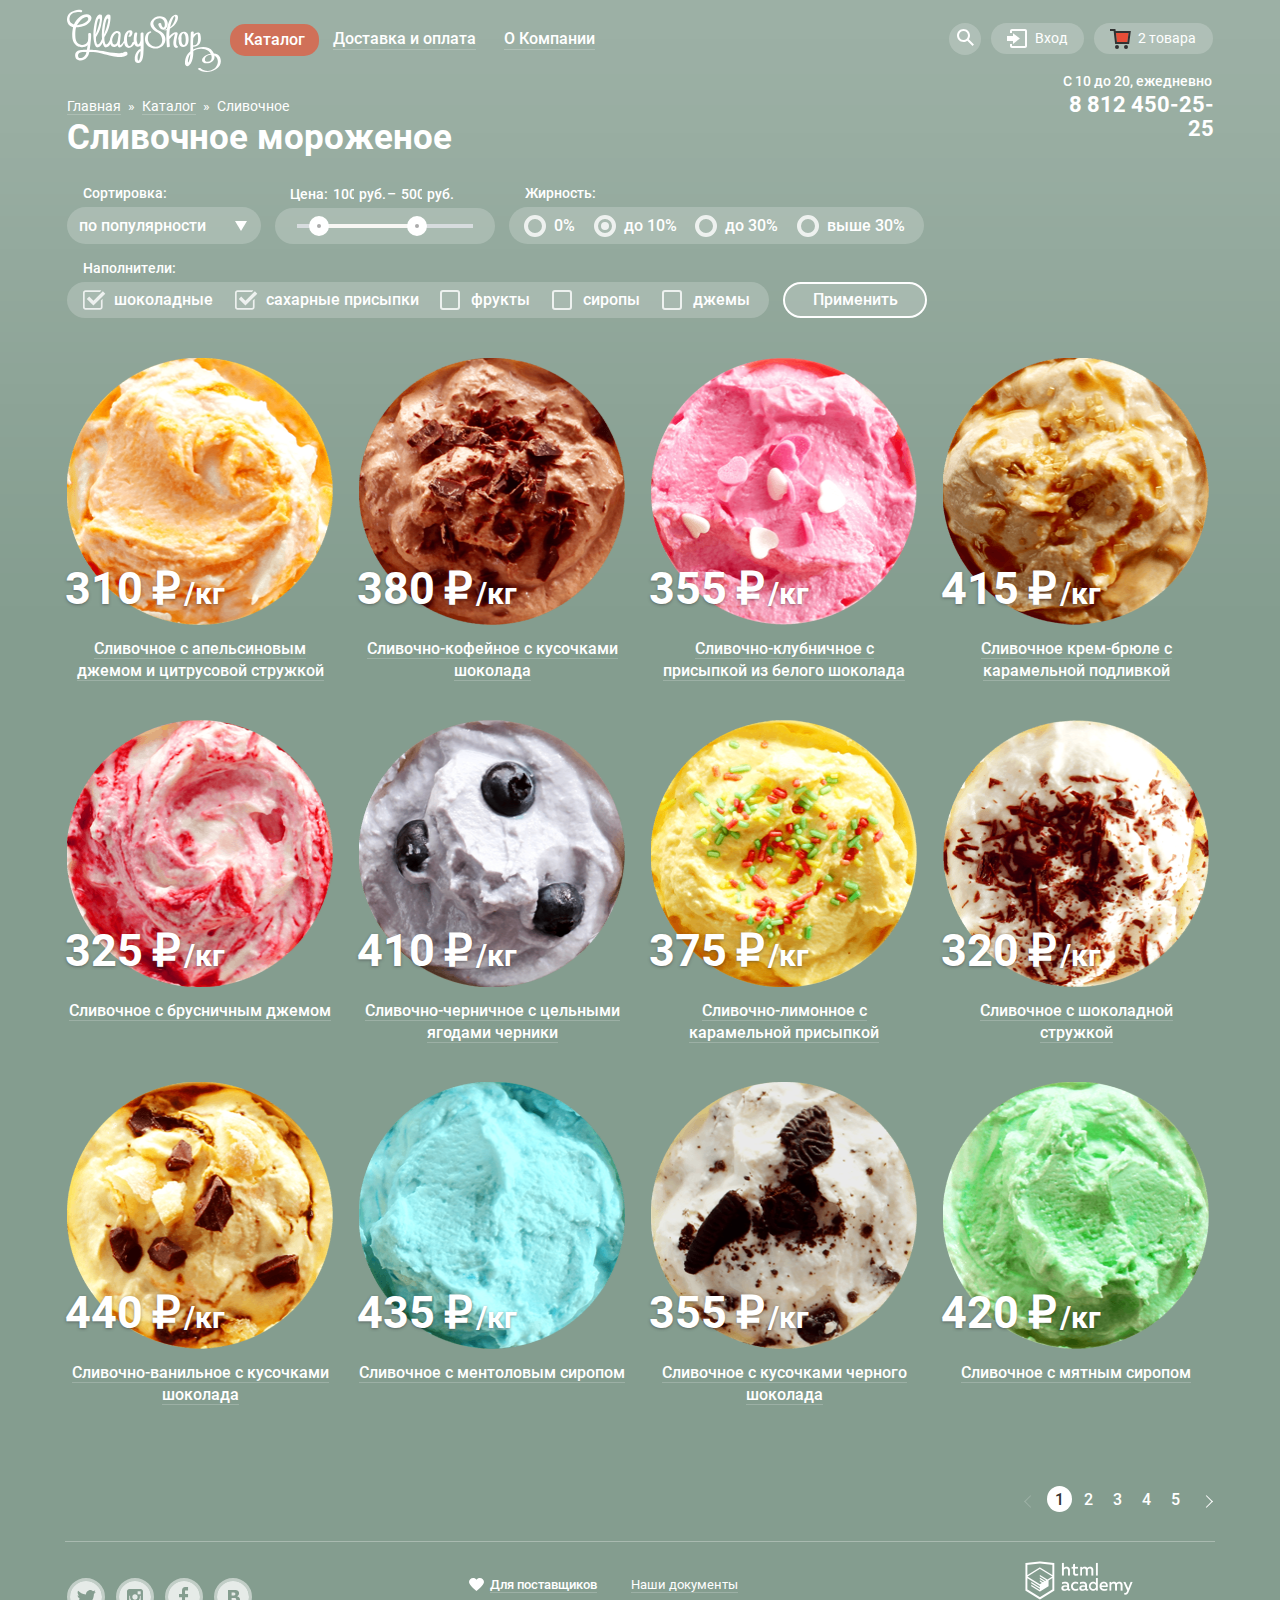
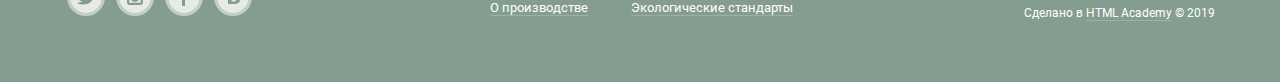
<file: gllacy/catalog.html>
<!DOCTYPE html>
<html lang="ru">
  <head>
    <meta charset="utf-8">
    <title>HTML Academy: Глейси</title>
    <link rel="stylesheet" href="css/normalize.css">
    <link rel="stylesheet" href="css/style.min.css">
  </head>
  <body class="inner-page">

    <header class="main-header container">
      <nav class="main-navigation">

        <a class="main-header-logo" href="index.html">
          <img class="logo" src="img/logo.svg" width="154" height="64" alt="Логотип магазина мороженого Глейси">
        </a>

        <ul class="site-navigation">
          <li class="site-navigation-item">
            <a class="active dropdown" href="">Каталог</a>
            <ul class="site-subnavigation">
              <li class="site-subnavigation-item"><a href="#">Новинки</a></li>
              <li class="site-subnavigation-item"><a>Сливочное</a></li>
              <li class="site-subnavigation-item"><a href="#">Щербеты</a></li>
              <li class="site-subnavigation-item"><a href="#">Фруктовый лед</a></li>
              <li class="site-subnavigation-item"><a href="#">Мелорин</a></li>
            </ul>
          </li>
          <li class="site-navigation-item"><a href="#">Доставка и оплата</a></li>
          <li class="site-navigation-item"><a href="#">О Компании</a></li>
        </ul>

        <ul class="user-navigation">
          <li class="user-navigation-item">
            <button class="user-navigation-btn button-search" type="button"> 
              <svg class="user-navigation-icon" width="17" height="17">
                <path class="user-navigation-svg" fill="#FFFFFF" d="M16.958,15.527L11.75,10.32C12.533,9.247,13,7.93,13,6.5C13,2.91,10.09,0,6.5,0S0,2.91,0,6.5
                  S2.91,13,6.5,13c1.438,0,2.763-0.473,3.839-1.263l5.205,5.204L16.958,15.527z M6.5,11C4.019,11,2,8.981,2,6.5S4.019,2,6.5,2
                  S11,4.019,11,6.5S8.981,11,6.5,11z"/>
              </svg>
              <span class="visually-hidden">Поиск</span>
            </button>
            <div class="popup popup-search">
              <form tabindex="1" class="search-form" action="http://echo.htmlacademy.ru" method="get">
                <label class="visually-hidden" for="search-field">Поиск по сайту</label>
                <input class="input input-search" type="search" name="search" id="search-field" placeholder="Крем-брюле">
                <button class="visually-hidden" type="submit" tabindex="-1">Искать</button>
              </form>
            </div>
          </li>

          <li class="user-navigation-item">
            <button class="user-navigation-btn button-login" type="button"> 
              <svg class="user-navigation-icon icon-login" width="21" height="19">
                <polygon class="user-navigation-svg" fill="#FFFFFF" points="6,14.875 12.917,9.5 6,4.125 6,7.042 -0.042,7.042 -0.042,11.959 6,11.959"/>
                <path class="user-navigation-svg" fill="#FFFFFF" d="M18,0H5C3.9,0,3,0.9,3,2v2h2V2h13v15H5v-2H3v2c0,1.1,0.9,2,2,2h13c1.1,0,2-0.9,2-2V2C20,0.9,19.1,0,18,0z"
                  />
              </svg>
              Вход
            </button>
            <div class="popup popup-login">
              <form class="login-form" action="https://echo.htmlacademy.ru" method="post">
                <p>
                  <label class="visually-hidden" for="user-login">Логин</label>
                  <input class="input login-field-email" id="user-login" type="email" name="login" placeholder="email@example.com">
                </p >
                <p>
                  <label class="visually-hidden" for="user-password">Пароль</label>
                  <input class="input login-field-password" id="user-password" type="password" name="password" placeholder="••••••••">
                </p>
                <div class="popup-login-bottom">
                  <button class="button login-button" type="submit">
                    Войти
                  </button>
                  <ul class="popup-login-links">
                    <li><a class="restore" href="#">Забыли пароль?</a></li>
                    <li><a class="register" href="#">Новая регистрация</a></li>
                  </ul>
                </div>
              </form>
            </div>
          </li>

          <li class="user-navigation-item">

            <button class="user-navigation-btn button-cart" type="button">
              <svg class="icon-cart cart-active" width="21" height="20">
                <polygon fill="#E84D37" points="5.888,4.031 6.922,13 17.372,13 18.548,4.031 "/>
                <path class="user-navigation-svg" fill="#FFFFFF" d="M5.657,2.031L5.422,0H0v2h3.64l1.5,13h13.988l1.699-12.969H5.657z M17.372,13H6.922L5.888,4.031h12.66
                  L17.372,13z"/>
                <circle class="user-navigation-svg" fill="#FFFFFF" cx="6.984" cy="18" r="2"/>
                <circle class="user-navigation-svg" fill="#FFFFFF" cx="15.984" cy="18" r="2"/>
              </svg>
              2 товара
            </button>

            <div class="popup popup-cart popup-cart_text_s">
              <form class="cart-form" action="http://echo.htmlacademy.ru" method="post">
                <ul class="cart-list">
                  <li class="cart-list__item">
                    <button class="cart-item__delete">
                      <svg width="11" height="11">
                        <polygon fill="#231F20" points="10.979,0.728 10.271,0.021 5.5,4.792 0.729,0.021 0.021,0.728 4.793,5.5 0.021,10.271 0.728,10.979 
                        5.5,6.207 10.271,10.979 10.979,10.271 6.207,5.5 "/>
                      </svg>
                      <span class="visually-hidden">Удалить Пломбир с апельсиновым джемом</span>
                    </button>
                    <img class="cart-item__image" src="img/icecream-1.jpg" width="33" height="33" alt="Мороженое пломбир с апельсиновым джемом">
                    <p class="cart-item__title cart-item_text">Пломбир с апельсиновым джемом</p>
                    <p class="cart-item__count cart-item_text">1,5 кг х <span class="cart-price">200 руб.</span></p>
                    <p class="cart-item__price cart-item_text">300 руб.</p>
                  </li>

                  <li class="cart-list__item">
                    <button class="cart-item__delete">
                      <svg width="11" height="11">
                        <polygon fill="#231F20" points="10.979,0.728 10.271,0.021 5.5,4.792 0.729,0.021 0.021,0.728 4.793,5.5 0.021,10.271 0.728,10.979 
                        5.5,6.207 10.271,10.979 10.979,10.271 6.207,5.5 "/>
                      </svg>
                      <span class="visually-hidden">Удалить Клубничный пломбир с присыпкой из белого шоколада</span>
                    </button>
                    <img class="cart-item__image" src="img/icecream-2.jpg" width="33" height="33" alt="Мороженое пломбир с апельсиновым джемом">
                    <p class="cart-item__title cart-item_text">Клубничный пломбир с присыпкой из белого шоколада</p>
                    <p class="cart-item__count cart-item_text">1,5 кг х <span class="cart-price">300 руб.</span></p>
                    <p class="cart-item__price cart-item_text">450 руб.</p>
                  </li>
                </ul>
                <div class="cart__summ">Итого: 750 руб.</div>
                <button class="button cart__button" id="order" type="submit">Оформить заказ</button>
              </form>
            </div><!--POPUP CART-->

          </li>
        </ul>

      </nav>

      <section class="contacts contacts-wrap">
        <h2 class="visually-hidden">Наши контакты</h2>
          <p>С 10 до 20, ежедневно</p>
          <a href="tel:88124502525">8 812 450-25-25</a>
      </section>

    </header>
    
    <main class="container">


        <ul class="breadcrumbs">
          <li><a href="index.html">Главная</a></li>
          <li><a href="catalog.html">Каталог</a></li>
          <li>Сливочное</li>
        </ul>

      <h1 class="title">Сливочное мороженое</h1>
    
      <section class="filters">
        <h2 class="visually-hidden">Фильтр списка мороженого</h2>

        <form class="filters-form" action="https://echo.htmlacademy.ru" method="get">

          <fieldset class="filter filter-sort">
            <legend class="filter-title">Сортировка:</legend>
            <label class="visually-hidden" for="filter-sort-select">Сортировка:</label>
            <div class="select-wrapper">
              <select name="sort" class="sort-list filter-cover" id="filter-sort-select">
                <option value="popular">по популярности</option>
                <option value="inexpensive">сначала недорогие</option>
                <option value="expensive">сначала дорогие</option>
                <option value="fat">по жирности</option>
              </select>
            </div>
          </fieldset>

          <fieldset class="filter filter-price">
            
            <legend class="visually-hidden">Цена:</legend>

            <div class="range-filter">
              <div class="price-controls">
                <label class="min-price">Цена: <input name="min-price" type="text" value="100" disabled> руб.</label>
                <label class="max-price"> &ndash; <input name="max-price" type="text" value="500" disabled> руб.</label>
              </div>
              <div class="range-controls filter-cover">
                <div class="scale">
                  <div class="bar"></div>
                </div>
                <div class="toggle toggle-min"></div>
                <div class="toggle toggle-max"></div>
              </div>
            </div>

          </fieldset>

          <fieldset class="filter filter-richness">
              <legend class="filter-title">Жирность:</legend>
              <ul class="filter-options filter-cover">
                <li class="filter-option">
                  <input class="visually-hidden input filter-input filter-input-radio" type="radio" name="richness-group" value="0" id="richness-0">
                  <label for="richness-0">0%</label>
                </li>
                <li class="filter-option">
                  <input class="visually-hidden input filter-input filter-input-radio" type="radio" name="richness-group" value="10" id="richness-10" checked>
                  <label for="richness-10">до 10%</label>
                </li>
                <li class="filter-option">
                  <input class="visually-hidden input filter-input filter-input-radio" type="radio" name="richness-group" value="30" id="richness-30">
                  <label for="richness-30">до 30%</label>
                </li>
                <li class="filter-option">
                  <input class="visually-hidden input filter-input filter-input-radio" type="radio" name="richness-group" value="31" id="richness-more-30">
                  <label for="richness-more-30">выше 30%</label>
                </li>
              </ul>
          </fieldset>

          <fieldset class="filter filter-filler">
              <legend class="filter-title">Наполнители:</legend>
              <ul class="filter-options filter-cover">
                <li class="filter-option">
                  <input class="visually-hidden input filter-input filter-input-checkbox" type="checkbox" name="filler-choco" id="filler-choco" checked>
                  <label for="filler-choco">шоколадные</label>
                </li>
                <li class="filter-option">
                  <input class="visually-hidden input filter-input filter-input-checkbox" type="checkbox" name="filler-sugar" id="filler-sugar" checked>
                  <label for="filler-sugar">сахарные присыпки</label>
                </li>
                <li class="filter-option">
                  <input class="visually-hidden input filter-input filter-input-checkbox" type="checkbox" name="filler-fruits" id="filler-fruits">
                  <label for="filler-fruits">фрукты</label>
                </li>
                <li class="filter-option">
                  <input class="visually-hidden input filter-input filter-input-checkbox" type="checkbox" name="filler-syrups" id="filler-syrups">
                  <label for="filler-syrups">сиропы</label>
                </li>
                <li class="filter-option">
                  <input class="visually-hidden input filter-input filter-input-checkbox" type="checkbox" name="filler-jams" id="filler-jams">
                  <label for="filler-jams">джемы</label>
                </li>
              </ul>
            </fieldset>

          <button class="filters-button" type="submit">Применить</button>

        </form>
      </section>

      <section class="catalog">
        <h2 class="visually-hidden">Список мороженого</h2>

        <ul class="catalog-list">
          
          <li class="catalog-item card">
            <h3 class="catalog-item-title">
              <a href="#">Сливочное с апельсиновым джемом и цитрусовой стружкой</a>
            </h3>
            <img class="catalog-item-image" src="img/product-1.png" width="267" height="267" alt="Сливочное с апельсиновым джемом и цитрусовой стружкой">
            <p class="catalog-item-price">
              <span>310</span>/кг
            </p>
            <button class="button" type="button">Быстрый просмотр</button>
          </li>

          <li class="catalog-item card">
            <h3 class="catalog-item-title">
              <a href="#">Сливочно-кофейное с кусочками шоколада</a>
            </h3>
            <img class="catalog-item-image" src="img/product-2.png" width="267" height="267" alt="Сливочно-кофейное с кусочками шоколада">
            <p class="catalog-item-price">
              <span>380</span>/кг
            </p>
            <button class="button" type="button">Быстрый просмотр</button>
          </li>
          <li class="catalog-item card">
            <h3 class="catalog-item-title">
              <a href="#">Сливочно-клубничное с присыпкой из белого шоколада</a>
            </h3>
            <img class="catalog-item-image" src="img/product-3.png" width="267" height="267" alt="Сливочно-клубничное с присыпкой из белого шоколада">
            <p class="catalog-item-price">
              <span>355</span>/кг
            </p>
            <button class="button" type="button">Быстрый просмотр</button>
          </li>
          <li class="catalog-item card">
            <h3 class="catalog-item-title">
              <a href="#">Сливочное крем-брюле с карамельной подливкой</a>
            </h3>
            <img class="catalog-item-image" src="img/product-4.png" width="267" height="267" alt="Сливочное крем-брюле с карамельной подливкой">
            <p class="catalog-item-price">
              <span>415</span>/кг
            </p>
            <button class="button" type="button">Быстрый просмотр</button>
          </li>

          <li class="catalog-item card">
              <h3 class="catalog-item-title">
                <a href="#">Сливочное с брусничным джемом</a>
              </h3>
              <img class="catalog-item-image" src="img/product-5.png" width="267" height="267" alt="Сливочное с брусничным джемом">
              <p class="catalog-item-price">
                <span>325</span>/кг
              </p>
            <button class="button" type="button">Быстрый просмотр</button>
          </li>
          <li class="catalog-item card">
              <h3 class="catalog-item-title">
                <a href="#">Сливочно-черничное с цельными ягодами черники</a>
              </h3>
              <img class="catalog-item-image" src="img/product-6.png" width="267" height="267" alt="Сливочно-черничное с цельными ягодами черники">
              <p class="catalog-item-price">
                <span>410</span>/кг
              </p>
            <button class="button" type="button">Быстрый просмотр</button>
          </li>
          <li class="catalog-item card">
              <h3 class="catalog-item-title">
                <a href="#">Сливочно-лимонное с карамельной присыпкой</a>
              </h3>
              <img class="catalog-item-image" src="img/product-7.png" width="267" height="267" alt="Сливочно-лимонное с карамельной присыпкой">
              <p class="catalog-item-price">
                <span>375</span>/кг
              </p>
            <button class="button" type="button">Быстрый просмотр</button>
          </li>
          <li class="catalog-item card">
              <h3 class="catalog-item-title">
                <a href="#">Сливочное с шоколадной стружкой</a>
              </h3>
              <img class="catalog-item-image" src="img/product-8.png" width="267" height="267" alt="Сливочное с шоколадной стружкой">
              <p class="catalog-item-price">
                <span>320</span>/кг
              </p>
            <button class="button" type="button">Быстрый просмотр</button>
          </li>

          <li class="catalog-item card">
              <h3 class="catalog-item-title">
                <a href="#">Сливочно-ванильное с кусочками шоколада</a>
              </h3>
              <img class="catalog-item-image" src="img/product-9.png" width="267" height="267" alt="Сливочно-ванильное с кусочками шоколада">
              <p class="catalog-item-price">
                <span>440</span>/кг
              </p>
            <button class="button" type="button">Быстрый просмотр</button>
          </li>
          <li class="catalog-item card">
              <h3 class="catalog-item-title">
                <a href="#">Сливочноe с ментоловым сиропом</a>
              </h3>
              <img class="catalog-item-image" src="img/product-10.png" width="267" height="267" alt="Сливочноe с ментоловым сиропом">
              <p class="catalog-item-price">
                <span>435</span>/кг
              </p>
            <button class="button" type="button">Быстрый просмотр</button>
          </li>
          <li class="catalog-item card">
              <h3 class="catalog-item-title">
                <a href="#">Сливочное с кусочками черного шоколада</a>
              </h3>
              <img class="catalog-item-image" src="img/product-11.png" width="267" height="267" alt="Сливочное с кусочками черного шоколада">
              <p class="catalog-item-price">
                <span>355</span>/кг
              </p>
            <button class="button" type="button">Быстрый просмотр</button>
          </li>
          <li class="catalog-item card">
              <h3 class="catalog-item-title">
                <a href="#">Сливочное с мятным сиропом</a>
              </h3>
              <img class="catalog-item-image" src="img/product-12.png" width="267" height="267" alt="Сливочное с мятным сиропом">
              <p class="catalog-item-price">
                <span>420</span>/кг
              </p>
            <button class="button" type="button">Быстрый просмотр</button>
          </li>
        </ul>
        
        <ul class="catalog-pagination">
          <li class="back"><a class="pagination-arrow pagination-arrow__left" href="#"></a></li>
          <li><a class="pagination__item pagination__current" href="">1</a></li>
          <li><a class="pagination__item" href="#">2</a></li>
          <li><a class="pagination__item" href="#">3</a></li>
          <li><a class="pagination__item" href="#">4</a></li>
          <li><a class="pagination__item" href="#">5</a></li>
          <li class="next"><a class="pagination-arrow pagination-arrow__right" href="#"></a></li>
        </ul>

      </section>
    </main>

    <footer class="footer container">
      <ul class="footer-social">

        <li>
          <a href="#" class="social-icon twitter" title="Мы в Twitter">
            <svg width="32" height="32">
              <path fill="#FFFFFF" d="M16,0C7.164,0,0,7.164,0,16c0,8.837,7.164,16,16,16c8.837,0,16-7.163,16-16C32,7.164,24.837,0,16,0z
                M23.944,12.809c-0.251,6.516-3.463,10.832-10.992,10.702c-0.14,0-0.205,0-0.233,0c-0.015,0-0.021,0-0.021,0
                c-0.029,0-0.094,0-0.232,0c-0.447,0-4.543-0.443-5.344-1.823c2.479,0.19,4.247-0.406,5.12-1.136
                c-1.048-0.289-2.923-0.461-3.251-2.848c0.384,0.104,0.618,0.221,1.299,0.113c-1.307-0.824-2.758-1.519-2.679-3.643
                c0.311,0.317,1.164,0.518,1.46,0.457c-0.768-0.233-2.149-3.244-0.974-4.781c1.984,1.79,4.075,3.482,7.804,3.643
                c0.227-2.214,1.24-3.699,3.168-4.325c1.84-0.479,3.255,0.26,3.901,1.138c0.737-0.224,1.453-0.466,2.193-0.685
                c-0.004,0.833-0.569,1.463-0.935,1.709c0.747,0.165,1.423-0.475,1.423-0.475C25.467,11.818,24.557,12.58,23.944,12.809z"/>
            </svg>
            <span class="visually-hidden">Twitter</span>
          </a>
        </li>

        <li>
          <a href="#" class="social-icon instagram" title="Мы в Instagram">
            <svg width="32" height="32">
              <path fill="#FFFFFF" d="M20.916,16c0,2.728-2.211,4.938-4.938,4.938S11.039,18.728,11.039,16c0-0.394,0.051-0.773,0.138-1.14
                h-0.897v6.838h11.396V14.86h-0.897C20.865,15.227,20.916,15.606,20.916,16z"/>
              <path fill="#FFFFFF" d="M15.978,18.659c1.466,0,2.659-1.193,2.659-2.659s-1.193-2.659-2.659-2.659
                c-1.466,0-2.659,1.193-2.659,2.659S14.511,18.659,15.978,18.659z"/>
              <rect x="18.637" y="10.302" fill="#FFFFFF" width="3.039" height="3.039"/>
              <path fill="#FFFFFF" d="M16,0C7.164,0,0,7.164,0,16c0,8.837,7.164,16,16,16c8.837,0,16-7.163,16-16C32,7.164,24.837,0,16,0z
                 M23.955,21.698c0,1.254-1.025,2.279-2.279,2.279H10.279C9.026,23.978,8,22.952,8,21.698V10.302c0-1.253,1.026-2.279,2.279-2.279
                h11.396c1.254,0,2.279,1.026,2.279,2.279V21.698z"/>
            </svg>
            <span class="visually-hidden">Instagram</span>
          </a>
        </li>

        <li>
          <a href="#" class="social-icon facebook" title="Мы в Facebook">
            <svg width="32" height="32">
              <path fill="#FFFFFF" d="M16,0C7.164,0,0,7.163,0,16s7.164,16,16,16c8.837,0,16-7.164,16-16S24.837,0,16,0z M20.062,9.455h-3.021
                v3.444h3.021v3.445h-3.021v8.61h-3.021v-8.61H11v-3.445h3.021V9.455c0-1.902,1.353-3.445,3.021-3.445h3.021V9.455z"/>
            </svg>
            <span class="visually-hidden">Facebook</span>
          </a>
        </li>

        <li>
          <a href="#" class="social-icon" title="Мы в ВКонтакте">
              <svg class="social-icon-svg" width="32" height="32">
                <path fill="#FFFFFF" d="M16.637,14.495c0.402-0.019,0.719-0.082,0.951-0.188c0.326-0.145,0.54-0.33,0.641-0.559
                c0.101-0.229,0.15-0.496,0.15-0.797c0-0.232-0.058-0.465-0.174-0.697c-0.116-0.232-0.322-0.405-0.617-0.517
                c-0.264-0.1-0.592-0.155-0.984-0.165c-0.392-0.009-0.943-0.014-1.652-0.014h-0.339v2.965h0.565
                C15.749,14.523,16.235,14.514,16.637,14.495z"/>
              <path fill="#FFFFFF" d="M18.118,17.084c-0.282-0.081-0.672-0.125-1.166-0.132c-0.494-0.006-1.012-0.009-1.55-0.009h-0.79v3.493
                h0.264c1.014,0,1.74-0.003,2.18-0.009c0.438-0.007,0.843-0.088,1.212-0.245c0.377-0.157,0.633-0.364,0.774-0.625
                s0.214-0.562,0.214-0.9c0-0.446-0.088-0.788-0.261-1.03C18.825,17.386,18.531,17.204,18.118,17.084z"/>
              <path fill="#FFFFFF" d="M16,0C7.164,0,0,7.164,0,16c0,8.837,7.164,16,16,16c8.837,0,16-7.163,16-16C32,7.164,24.837,0,16,0z
                 M22.602,20.531c-0.273,0.533-0.646,0.976-1.124,1.327c-0.552,0.415-1.161,0.71-1.823,0.886s-1.501,0.264-2.519,0.264h-6.121V8.987
                h5.443c1.13,0,1.957,0.038,2.48,0.113c0.524,0.076,1.045,0.242,1.561,0.5c0.533,0.27,0.929,0.632,1.189,1.087
                c0.26,0.455,0.392,0.975,0.392,1.558c0,0.678-0.179,1.278-0.536,1.795c-0.358,0.518-0.863,0.92-1.517,1.208v0.075
                c0.917,0.182,1.642,0.559,2.179,1.13c0.537,0.571,0.807,1.325,0.807,2.261C23.013,19.392,22.875,19.997,22.602,20.531z"/>
              </svg>
            <span class="visually-hidden">VK</span>
          </a>
        </li>
      </ul>

      <section class="footer-links">
        <h2 class="visually-hidden">Дополнительная информация</h2>
        <ul class="footer-links-list">
          <li class="supplier"><a href="#">Для поставщиков</a></li>
          <li><a href="#">Наши документы</a></li>
          <li><a href="#">О производстве</a></li>
          <li><a href="#">Экологические стандарты</a></li>
        </ul>
      </section>

      <div class="footer-htmlacademy">
        <a class="htmlacademy-logo" href="https://htmlacademy.ru/intensive/htmlcss">
          <img src="img/logo-htmlacademy-small.png" width="108" height="39" alt="Логотип HTML Academy">
        </a>
        <p>Сделано в <a class="footer-htmlacademy-link" href="https://htmlacademy.ru/intensive/htmlcss">HTML Academy</a> &copy; 2019</p>
      </div>
    </footer>

    <script type="text/javascript" src="js/script.min.js"></script>
  </body>
</html>
</file>
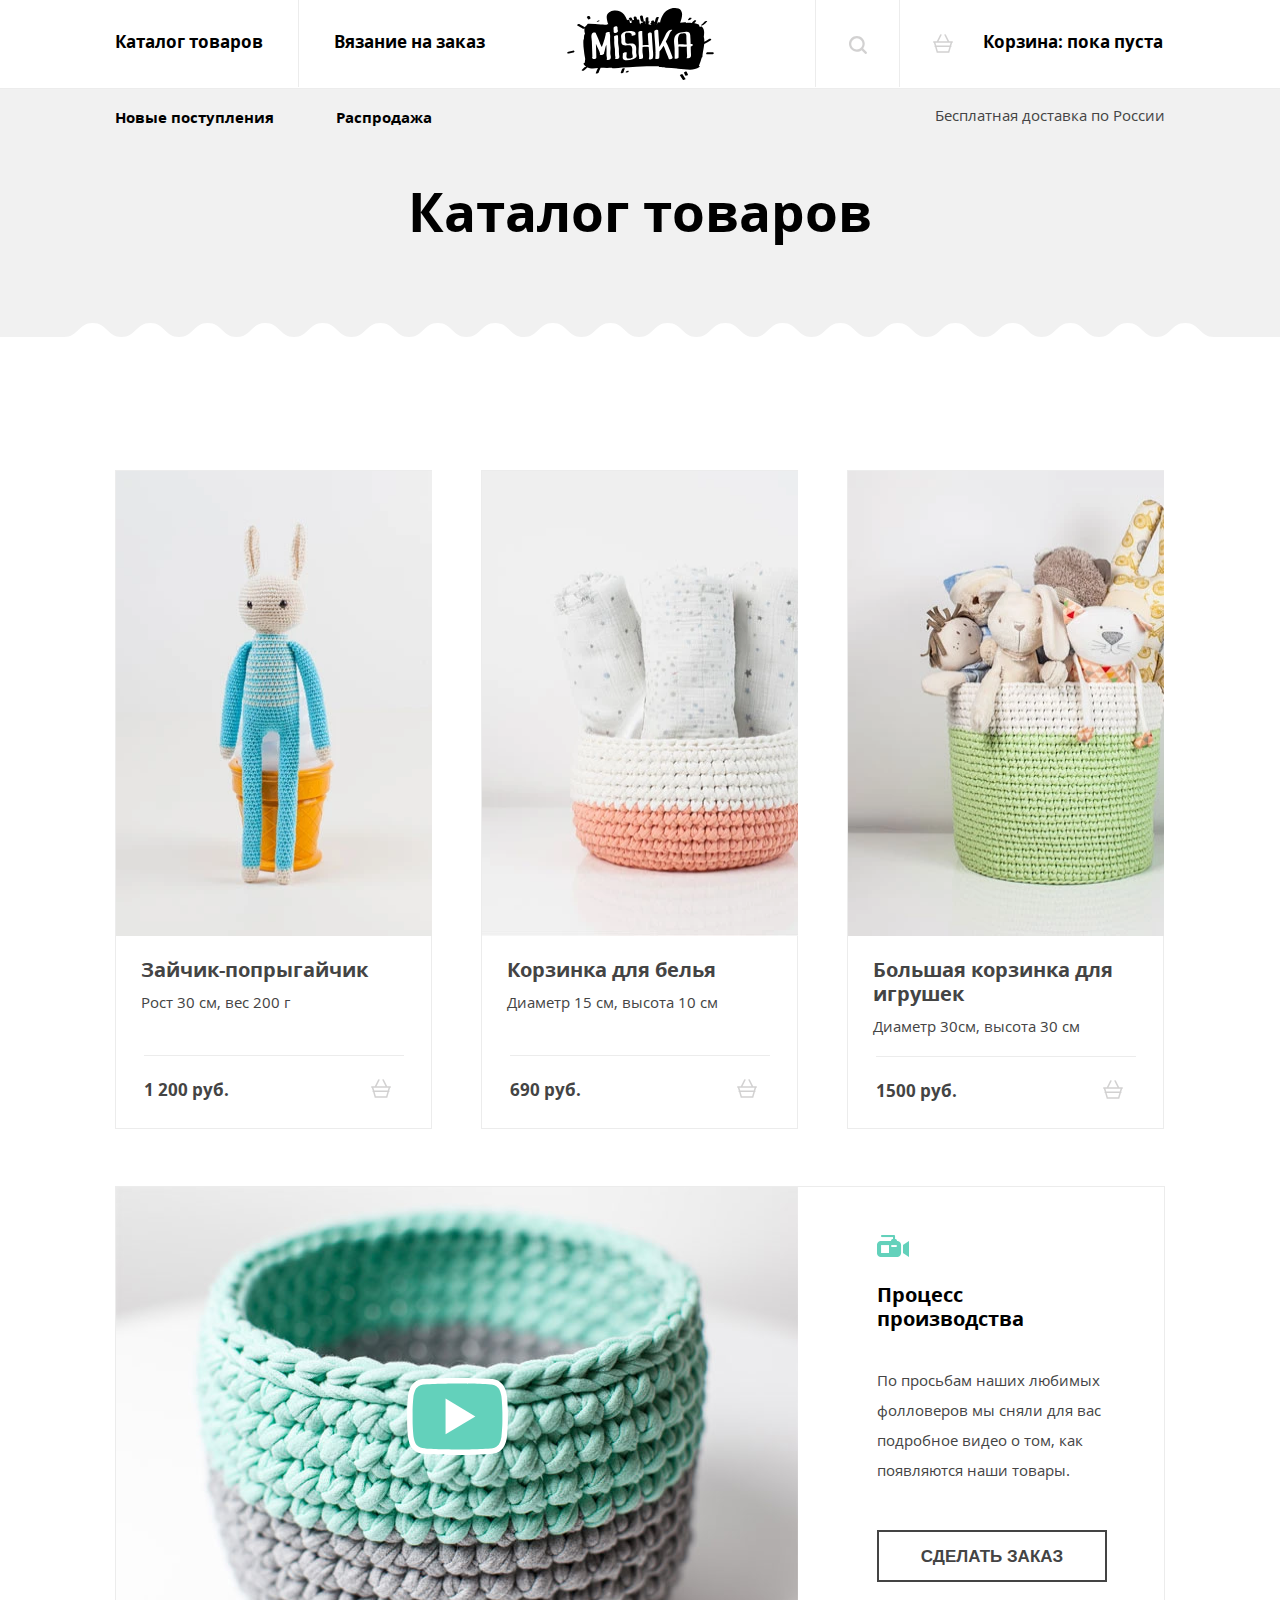
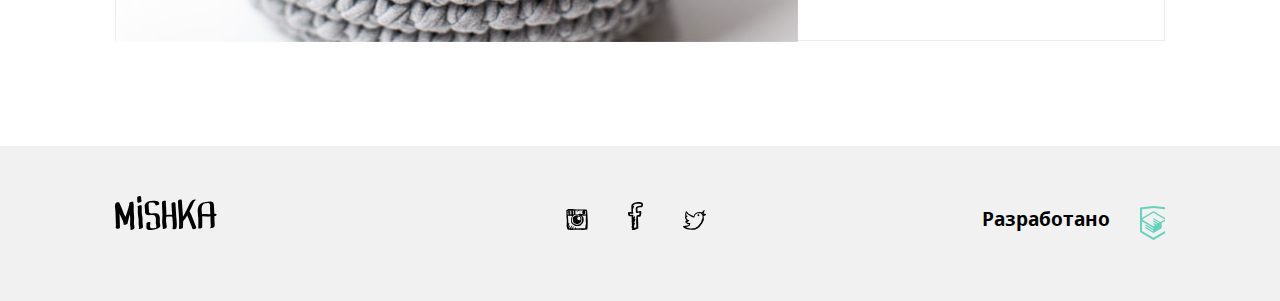
<file: mishka/catalog.html>
<!DOCTYPE html>
<html lang="ru">
  <head>
    <meta charset="utf-8">
    <meta name="viewport" content="width=device-width, initial-scale=1">
    <link rel="apple-touch-icon" sizes="76x76" href="apple-touch-icon.png">
    <link rel="icon" type="image/png" sizes="32x32" href="favicon-32x32.png">
    <link rel="icon" type="image/png" sizes="16x16" href="favicon-16x16.png">
    <link rel="manifest" href="site.webmanifest">
    <link rel="mask-icon" href="safari-pinned-tab.svg" color="#000000">
    <meta name="msapplication-TileColor" content="#da532c">
    <meta name="theme-color" content="#ffffff">
    <title>HTML Academy: Мишка</title>
    <link rel="stylesheet" href="css/style.min.css">
  </head>
  <body>

    <div style="display: none;">
      <svg xmlns="http://www.w3.org/2000/svg" xmlns:xlink="http://www.w3.org/1999/xlink"><symbol id="icon-cart" viewBox="264.205 370.961 20.294 18.849"><path fill="#231F20" d="M283.75 378.19h-3.151l-3.407-6.814a.75.75 0 10-1.341.671l3.071 6.143h-9.138l3.072-6.143a.75.75 0 00-1.341-.671l-3.407 6.814h-3.151a.75.75 0 000 1.5h.157l.855 2.991a.737.737 0 00-.316.595c0 .396.309.71.697.739l1.656 5.795h12.697l1.656-5.795a.745.745 0 00.698-.739.738.738 0 00-.316-.596l.854-2.991h.157a.75.75 0 10-.002-1.499zm-4.181 10.121h-10.433l-1.224-4.284h12.881l-1.224 4.284zm1.653-5.785h-13.739l-.81-2.836h15.359l-.81 2.836z"></path></symbol><symbol id="icon-fb" viewBox="56.519 49.996 14.962 27.718"><path d="M68.181 55.188c1.026.029 1.993 0 2.681-.3.391-.818.556-1.854.619-2.989-.19-.015-.062-.337-.207-.399-.029-.202-.278-.195-.309-.398-.277-.165-.457-.422-.723-.598-.727-.162-1.44-.335-2.164-.499-.849.044-1.895-.103-2.58.1-2.619-.04-3.997 1.12-5.259 2.392-.023.078-.003.197-.105.199-.574 1.587-.125 3.621-.204 5.581.099.436.107.958.204 1.395-.998.296-2.212.387-3.402.499-.317.324-.178 1.089-.206 1.693.085.583.278 1.06.413 1.595.211.193.596.396.825.498.065.029.071.082.103.1.506.268 1.451.008 2.268.1-.136 1.978.256 3.915 0 5.68.007.327.295.382.208.798-.001.963-.067 1.99.208 2.69-.287.455-.497.982-.415 1.794.122.016.114.157.105.299-.075.47.643.175.515.698.162.456-.428.184-.413.498v.896c.53.285 1.462.182 2.268.199.908-.419 2.188-.479 2.785-1.196.459.235.916-.014 1.238-.199-.018-.315.273-.333.205-.698-.004-.328-.173-.496-.103-.896v-2.89c-.206-2.293-.048-4.938-.309-7.176.888-.105 1.917-.075 2.578-.398.357-.451.377-1.23.516-1.895.177-.226.221-.583.206-.996.19-.213.068-.729.104-1.096-.141-.595-.168-1.3-.825-1.39-.884-.235-2.043.595-2.991.299.049-1.134-.293-2.342 0-3.388.746-.181 1.446-.4 2.166-.602zm-3.818 4.783c.117.254.254.486.414.698.079.022.203.003.205.101a10.319 10.319 0 003.096-.299c0 .998-.271 1.733-.518 2.492-.662.045-1.467.3-1.958.198-.276.165-.372.506-.62.698-.049.441.142.495 0 .797-.201.137-.055.611-.205.796v1.496c.085.281-.146.258-.104.497v3.488c-.085.281.146.258.104.498v2.989c.063.271-.132.791.103.896-.07.364-.412-.021-.824.1-.528.122-.926.369-1.548.4.117-.353.32-.622.311-1.097.049-.381-.365-.312-.516-.49.193-.644.562-1.117.722-1.793.197-.515.714-1.298.31-1.794-.522-.105-.521.293-.826.398-.022.077-.002.196-.103.199-.023.077-.003.196-.103.199.01.12-.151.062 0 0 .022-.078.002-.197.103-.199.023-.077.002-.197.103-.199v-.299c.368-.575.67-1.214.826-1.993.191-.28.283-.656.412-.997.156-.262.34-.869.104-1.195-.517.033-.796.295-.93.697-.32-.189.161-.434.104-.697.138-.231.169-.566.309-.797.202-.413.564-1.304 0-1.596-.438-.023-.612.207-.723.498-.214.191-.43.383-.516.698-.373-.07-.143-.727-.206-1.097-.067-.52.122-.899 0-1.195-.56-.799-2.026-.105-3.197-.299-.108-.307-.222-.984-.104-1.195 1.045-.088 2.479.201 3.197-.199.024-.078.003-.197.104-.199.094-.723-.271-1-.515-1.396.232-.806.04-2.02.104-2.989.233-.141.328-.414.515-.598.112-.955.673-1.476.722-2.49-.273.001-.607-.055-.619.199-.302-.114-.382.479-.515.199-.112-.541.246-.626.309-.997.599-.418 1.212-.82 1.856-1.195 1.741-.244 4.648-.449 6.086.198.051.616-.287.854-.207 1.496h-1.546c-1.092.24-1.987.672-2.991.997-.24.066-.276.331-.516.398-.036.396-.225.646-.311.996-.079 1.431.133 2.589.102 3.978z"></path></symbol><symbol id="icon-feature-ball"><path d="M.286 14.069a17.244 17.244 0 00.008 6.301l4.121-3.21-4.129-3.091zM24.403 1.585C19.62-.623 13.959-.559 9.149 1.992l7.513 5.625 7.741-6.032zm9.498 11.59l-4.811 3.748 4.936 3.695a17.248 17.248 0 00-.125-7.443zM9.209 32.414c4.844 2.534 10.724 2.65 15.73.113l-8.096-6.062-7.634 5.949zM7.914 14.433L1.681 9.767c-.32.669-.595 1.356-.825 2.056l5.308 3.974 1.75-1.364zm10.679 10.669l8.336 6.242a17.184 17.184 0 001.74-1.372l-8.326-6.234-1.75 1.364zm-7.18-13.395L4.002 6.158a17.073 17.073 0 00-1.269 1.723l6.931 5.189 1.749-1.363zm10.68 10.668l8.092 6.059c.471-.544.904-1.112 1.297-1.701l-7.639-5.721-1.75 1.363zM14.913 8.98L7.196 3.203a17.436 17.436 0 00-1.709 1.394l7.676 5.747 1.75-1.364zm10.679 10.669l6.972 5.221c.33-.662.615-1.341.855-2.033l-6.077-4.55-1.75 1.362zm.856-16.943L.88 22.626c.233.698.513 1.386.839 2.059l26.52-20.663a17.006 17.006 0 00-1.791-1.316zm4.295 3.918a17.418 17.418 0 00-.939-1.106L2.786 26.567a17.144 17.144 0 001.279 1.717l27.09-21.108c-.134-.186-.269-.37-.412-.552zm1.555 2.375L5.552 29.838c.544.501 1.114.962 1.708 1.382l25.962-20.228a17.158 17.158 0 00-.924-1.993z"></path></symbol><symbol id="icon-feature-flower" viewBox="8.014 4.35 31.972 37.301"><path fill="#63d1bb" d="M24 41.65c8.827 0 15.986-7.159 15.986-15.986C31.158 25.664 24 32.822 24 41.65zM12.641 20.78a4.442 4.442 0 004.44 4.441c.932 0 1.803-.294 2.513-.782l-.036.337c0 2.451 1.99 4.441 4.441 4.441s4.44-1.99 4.44-4.441l-.036-.337a4.396 4.396 0 002.514.782c2.451 0 4.44-1.99 4.44-4.441a4.418 4.418 0 00-2.54-3.997 4.434 4.434 0 002.54-3.997 4.441 4.441 0 00-6.954-3.659l.037-.337a4.441 4.441 0 00-8.881 0l.036.337a4.392 4.392 0 00-2.513-.781 4.442 4.442 0 00-4.44 4.44 4.42 4.42 0 002.54 3.997 4.42 4.42 0 00-2.541 3.997zM24 12.343a4.441 4.441 0 014.44 4.44 4.441 4.441 0 01-8.881 0c0-2.451 1.99-4.44 4.441-4.44zM8.014 25.664c0 8.827 7.158 15.986 15.986 15.986 0-8.828-7.158-15.986-15.986-15.986z"></path></symbol><symbol id="icon-feature-gift" viewBox="239.665 239.757 32.666 32.486"><path fill="#63d1bb" d="M242.56 272.243h12.504v-13.91H242.56v13.91zm28.182-23.62h-7.335c.521-.267.984-.549 1.396-.845 1.588-1.133 2.424-2.57 2.42-3.999.002-1.169-.556-2.202-1.359-2.901a4.585 4.585 0 00-3.016-1.121c-1.22-.001-2.352.421-3.32 1.069-1.459.979-2.606 2.451-3.424 4.067-.039.079-.078.157-.115.236a12.944 12.944 0 00-1.041-1.792c-.691-.985-1.523-1.86-2.497-2.511-.97-.646-2.103-1.069-3.322-1.069-1.213.004-2.323.514-3.155 1.295-.828.783-1.41 1.885-1.412 3.135-.002.73.211 1.494.649 2.188.552.872 1.424 1.628 2.633 2.248h-6.588c-.878 0-1.591.712-1.591 1.59v5.897h15.396v-7.488h1.873v7.488h15.396v-5.897a1.585 1.585 0 00-1.588-1.59m-22.362-2.339c-.622-.391-1-.785-1.22-1.135-.22-.354-.294-.662-.296-.963-.004-.504.248-1.042.691-1.461.437-.415 1.028-.667 1.562-.667h.013c.685 0 1.366.231 2.046.683 1.018.671 1.975 1.85 2.645 3.187.342.676.609 1.39.789 2.087-3.082-.321-5.078-1.002-6.23-1.731m10.537-1.627c.557-.797 1.21-1.466 1.887-1.916.68-.451 1.362-.683 2.047-.683h.006c.574 0 1.117.22 1.494.55.377.336.571.739.573 1.171-.004.512-.272 1.259-1.467 2.132-1.138.825-3.101 1.673-6.127 2.265a10.57 10.57 0 011.587-3.519m-1.98 27.586h12.506v-13.91h-12.506v13.91z"></path></symbol><symbol id="icon-feature-heart" viewBox="47.475 50.071 33.05 27.857"><path fill="#63d1bb" d="M80.525 58.808a8.736 8.736 0 00-8.736-8.736A8.727 8.727 0 0064 54.865a8.727 8.727 0 00-7.789-4.793 8.736 8.736 0 00-8.736 8.736c0 9.127 14.657 19.121 16.525 19.121 1.869 0 16.525-9.95 16.525-19.121z"></path></symbol><symbol id="icon-feature-money" viewBox="46.212 56.834 46.575 27.332"><path fill="#63d1bb" d="M88.882 56.834H50.116a3.905 3.905 0 00-3.904 3.905V80.26a3.905 3.905 0 003.904 3.905h38.766a3.906 3.906 0 003.905-3.905V60.739a3.906 3.906 0 00-3.905-3.905zm-39.647 24.95V59.551h40.202v22.233H49.235z"></path><path fill="#63d1bb" d="M53.14 77.88h32.395V63.456H53.14V77.88zM69.5 65.354a5.315 5.315 0 110 10.63 5.315 5.315 0 010-10.63z"></path></symbol><symbol id="icon-feature-rocket" viewBox="612.532 500.386 54.156 23.183"><path d="M652.844 506.098c-3.647-.971-7.839-1.667-12.359-1.666a46.394 46.394 0 00-7.71.623l-6.784-4.668-13.456.005 5.811 6.184h8.447c-4.58 1.598-6.759 3.515-6.759 3.515l.002 3.777s2.313 1.912 6.931 3.518l-8.623-.005-5.811 6.188 13.455.002 6.816-4.692c2.261.398 4.822.647 7.681.648 4.522-.001 8.712-.697 12.36-1.667-1.176-1.775-1.915-3.743-1.918-5.877.003-2.141.738-4.112 1.917-5.885zm3.423 1.034c-1.284 1.605-1.969 3.25-1.965 4.84-.007 1.597.677 3.238 1.968 4.847 6.399-2.162 10.419-4.841 10.419-4.841s-4.019-2.68-10.422-4.846z"></path></symbol><symbol id="icon-flag" viewBox="-11.34 -28.346 46.68 81.691"><path fill="#63D1BB" d="M-3.561-24.455v38.9l38.9-19.451-38.9-19.449zm-7.779 77.801v-81.691h3.805v81.691h-3.805z"></path><path fill="#231F20" d="M-11.34-28.346h3.805v81.691h-3.805z"></path></symbol><symbol id="icon-htmlacademy"><path d="M13.62.017L13.472 0 0 1.412v24.661l13.473 8.017 13.43-7.99.042-.025V1.412L13.62.017zm11.399 12.11L13.495 5.334l-.001-.104-.087.05-.088-.056v.109L1.925 12.118V3.147l11.548-1.212L25.02 3.147v8.98zm-11.614-5.34L24.923 13.5l-4.479 2.64-7.093-4.221-.014 1.415 5.904 3.513-.86.507-5.03-2.992-.014 1.415 3.827 2.275-.782.523-3.031-1.787-.014 1.413 1.853 1.091-1.8 1.081-11.356-6.751 11.371-6.835zm-11.48 8.34l11.411 6.791.016 1.044-7.942-4.728-.015 1.416 7.979 4.795.018 1.076-7.973-4.74-.013 1.414 8.021 4.822.046.025 8.143-4.872-.011-5.177 3.415-2.036v10.021L13.472 31.85 1.925 24.979v-9.852z"></path></symbol><symbol id="icon-insta" viewBox="53.115 53.19 21.769 21.334"><path d="M74.881 65.336c-.013-2.395-.344-4.788-.303-7.135a37.854 37.854 0 00-.152-2.278c-.105-.3-.111-.699-.152-1.062-.26-.17-.222-.64-.456-.835-.423-.233-1.201-.114-1.744-.22-.657-.026-1.254-.115-1.899-.153-1.936-.101-3.973-.076-5.996-.076-2.001 0-3.954-.145-5.695-.379h-2.202c-.097.004-.105.098-.227.076-.599.034-1.077.188-1.595.303-.21.119-.421.235-.683.304-.136.192-.513.145-.607.379-.186.212.185.451 0 .607v.911c.173.13.027.58.075.835v.987c-.017 1.281.134 2.397.076 3.72.467 2.762.374 6.537.076 9.413.155.579.363 1.105.455 1.746.256.479.335 1.133.683 1.52.502.206 1.233.186 1.898.229.383.098.667.293 1.14.3 2.843-.21 5.496-.154 8.427-.229 2.704.24 5.802.188 8.275-.228.195-.134.128-.529.228-.76-.056-.385.207-.449.228-.759.131-2.395.164-4.789.15-7.216zm-12.982-6.225c.757-.153 1.48-.341 2.429-.304.71.076 1.287.283 1.897.456.116.184-.243.547.153.684v.076c.059.017.149.002.151.076.445.035.794.167 1.063.379.45.055.536.476 1.138.3-.091.213-.084.524-.075.835.324 1.183.475 2.81.303 4.252-.164.163-.215.442-.303.683-.311.322-.481.785-.836 1.062-.095.236-.25.408-.454.533-.116.213-.206.452-.457.53-.298.163-.577.011-.834-.076-.446.162-.904.312-1.215.607-.816-.096-1.648-.175-2.43-.304-.242-.139-.487-.273-.835-.305a1.997 1.997 0 00-.836-.455c-.101-.127-.337-.118-.455-.229-.198-.029-.229-.227-.456-.229-.118-.412-.443-.618-.532-1.062-.226-.331-.308-.805-.455-1.215-.043-1.434.091-2.692.379-3.796.346-.591.779-1.094 1.138-1.67.249.021.365-.09.38-.304.306.053.434-.072.684-.075.257.008.269-.309.458-.449zm-1.67-2.733c-.117-.263-.066-.691-.075-1.062-.007-.285.278-.279.304-.532-.003-.074-.093-.059-.152-.076.126-.146.701-.097.834 0 .132.537-.354.455-.531.684.011.167.322.032.456.076.029.854-.059 1.496 0 2.202h-.456c-.007.234.229.226.456.228-.059.286.092.363.075.607-.226.153-.716.042-1.062.075-.103-.594.235-1.375.151-2.202zm-.683-1.594c.088-.013.134.016.151.076.179.253.01.683-.076.911-.173-.179-.026-.682-.075-.987zm.152 1.822c-.132-.069-.168-.237-.152-.456.132.071.167.238.152.456zm0 1.367c-.058.139-.082-.045-.076-.152.058-.139.081.045.076.152zm-.152.228c.175-.024.084.219.228.227-.009.193-.283.179-.38.077.039-.112.113-.193.152-.304zm-2.354-1.216c.006-.108.013-.214-.076-.228-.073-.733.13-1.415 0-1.973.25-.155.769-.042 1.139-.077v1.139c-.088.064-.203.101-.379.077-.054.28.324.131.379.304.008.853-.056 1.777.152 2.429-.565-.059-.906.107-1.442.076.097-.612-.019-1.435.531-1.594-.012-.141-.257-.047-.304-.153zm-.531 0c-.204.021-.217-.534-.077-.607.328.006.249.501.077.607zm-.152.988c.077-.312.034-.304.075-.683.228.013.26.77-.075.683zm.228-2.05c-.263.054-.273-.266-.153-.38.263-.053.272.267.153.38zm0-1.139c.033.159-.052.201-.076.304-.176.023-.084-.219-.229-.229.025-.102.191-.062.305-.075zm-.228 3.721c.148-.031.11.345-.076.227a.363.363 0 00.076-.227zm-.684-3.721c.029.259-.438.32-.379 0h.379zm-.987.076c-.034.219-.326.179-.379.379-.214-.17.084-.468.379-.379zm-.455.759c.226-.205.451-.41.684-.607-.021-.123.071-.131.076-.228h.229c.102.381-.261.296-.305.531.021.122-.072.131-.075.227.02.335.121.588.075.988-.27.008-.276.28-.607.227.022-.428-.135-.674-.077-1.138zm.076 3.265V57.29c.195-.185.396-.364.607-.532.295.489.179 1.392.455 1.897-.275.157-.75.111-1.062.229zM72.68 69.968c-.109.954-.158 1.968-.379 2.809-2.89.123-6.02.005-8.883.153-.199.045-.273-.031-.229-.229-.253 0-.258.247-.531.229.201-.336.438-.898.151-1.291-.797.013-.797.821-1.138 1.291-.686-.053-1.137.127-1.823.075.18-.705.75-1.021.911-1.745-.395-.55-.989.138-1.214.455-.204.48-.557.81-.76 1.29H57.8c.238-.469.489-.926.759-1.366.171-.512.625-.741.683-1.367-.157-.28-.42-.029-.683 0-.123.182-.272.335-.38.531-.232.376-.501.714-.684 1.14-.181.208-.335.003-.53.227-.389.271-.581.736-.988.987-.174-.06.039-.356.153-.38.045-.181-.096-.55.075-.607.063-.366.212-.647.379-.91.119-.742.521-1.199.684-1.898-.559.099-.674.643-.988.987-.212.445-.542.772-.683 1.291-.174-.131-.028-.58-.076-.836.122-.586.298-1.119.38-1.746.133-.22.173-.535.228-.834.168-.209.046-.61-.077-.761-.226.027-.374.133-.455.304-.192-.032-.193.506-.304.304-.045-2.587-.451-4.812-.456-7.438.026-.331-.183-.424-.228-.685 1.629.028 3.121.091 4.783.229-.089.139-.199.257-.304.379-.144.07-.226.173-.378.304-.604 1.653-.975 3.984-.607 6.15.229.58.589 1.029.986 1.441.907.485 1.635 1.149 2.506 1.671 1.701.361 3.84.369 5.541 0 .236-.12.484-.226.685-.38 1.364-1.242 2.753-2.459 2.961-4.859v-1.367c-.197-1.598-.688-2.905-1.747-3.644.331-.22 1.099.043 1.67.076.223.013.447.014.684 0 .408-.024.928-.055 1.443 0 .144.187.113.544.228.76-.062 1.684-.192 3.3-.152 5.087.103.454.127.986.229 1.441-.091.973-.237 1.89-.457 2.732zm.379-11.16c-.639-.12-1.232-.284-1.897-.379.072-.333.799-.01.987-.228.385-.223.295-.92.304-1.51.032-.348.114-.644.076-1.063-.401-.951-1.783-.421-2.886-.455-.225.718-.47 1.8-.304 2.657.169.49 1.024.292 1.519.456-.14.332-.688.057-.987.076-.296-.083-.707-.052-.986-.151-2.285.078-4.284.004-6.529.151.117-1.248.063-2.465-.076-3.645h3.112c-.344.364-.912.507-1.29.835-.44.244-.861.505-1.139.911.249.134.535-.245.759-.379.355-.074.479-.381.835-.455.423-.438 1.096-.625 1.67-.912.378-.022.697.013.987.077 1.283.007 2.456.126 3.796.076.614.145 1.45.069 1.974.304.107.298.231.579.305.911.008.986-.149 1.816-.23 2.723zm-5.845-3.72c.11-.047-.009-.092 0 0zm0 0c-.529.154-1.019.348-1.367.682.484-.198 1.059-.306 1.367-.682zm1.062.607c.111-.047-.007-.091 0 0zm-1.746.911c.727-.158 1.181-.591 1.746-.911-.437.019-.592.32-.987.379-.215.217-.6.26-.759.532zm-.683-.835c-.111.047.007.092 0 0zm-.683.607c.11-.046-.008-.092 0 0zm-.075.076c.063.014.07-.03.075-.076-.064-.014-.072.03-.075.076zm-.077.076c.064.014.072-.03.077-.076-.067-.013-.072.029-.077.076zm-.834.608c.346-.134.613-.348.834-.607a2.018 2.018 0 00-.834.607zm2.276.987c.533-.049.749-.416 1.215-.531.284-.298.784-.381.987-.76-.56.023-.766.399-1.216.531-.284.297-.751.413-.986.76zm-2.276-.987c-.317-.074-.016.227 0 0zm-.533.379c.021.021.115-.037.076-.077-.021-.02-.116.038-.076.077zm2.809.608c-.11.047.007.091 0 0zm-1.14 1.821c-.223-.231-.676-.233-.986-.379-.697-.038-1.223.093-1.746.229-.304.151-.607.304-.91.454-.266.166-.444.417-.76.532-.205.225-.352.51-.684.607-.004.223-.173.281-.304.379-.089.115-.094.312-.227.381-.007.12.036.29-.076.303.108 1.512.291 2.948.683 4.177.287.623.975.846 1.442 1.29.589.297 1.328.444 2.126.531.277-.052.553-.105.911-.076a5.088 5.088 0 002.81-1.441c.1-.281.252-.508.455-.684-.254-.671.293-1.098.455-1.59.002-1.344-.201-2.48-.607-3.415-.256-.579-.92-.751-1.366-1.139-.059-.018-.15-.003-.151-.077-.269-.136-.733-.239-1.065-.082zm-3.415 4.327c-.113-.063-.109-.244-.152-.379.256-.078.118.237.152.379zm.076.305c.041-.117.079-.006.076.075-.04.118-.079.005-.076-.075zm.456-2.051c.015-.086.075-.042.075 0-.014.087-.075.043-.075 0zm1.67-2.125c-.203.258.041.576.077.836-.305-.039-.574-.887-.077-.836zm.379 3.948c-.04-.038.055-.097.076-.076.04.038-.054.097-.076.076zm.759 2.884c.034-.109.066.008.152 0-.018.097-.15.077-.152 0zm2.201-2.581c-.233-.057-.145.208-.379.152.069-.159.118-.338.229-.455.134.019.172.13.15.303zm-1.137-3.796c.211.119.441.217.606.381.085.219.243.363.38.529.058.778.179 1.492.151 2.354-.257.099-.438.271-.683.381-.78-.006-1.358-.212-1.897-.456-.171-.259-.355-.505-.532-.759v-1.062c.17-.185.319-.391.456-.607.228-.127.508-.201.454-.607-.038-.062-.078-.124-.075-.229.158.045.245.159.379.229.323.017.41-.2.761-.154z"></path></symbol><symbol id="icon-interior" viewBox="-259.404 -19.675 40.219 62.411"><path d="M-244.227 18.283c-.286.966-.245 2.191.027 3.639.494 2.635 1.687 6.041 2.358 9.67h5.062c.696-3.641 1.949-7.05 2.471-9.683.287-1.445.33-2.66.041-3.617-.275-.899-.89-1.618-2.021-2.303h-5.997c-1.075.679-1.674 1.391-1.941 2.294zm11.832 19.995h-13.799c-1.293 0-2.299.976-2.299 2.229v2.229h18.397v-2.229c0-1.253-1.006-2.229-2.299-2.229zm7.133-55.724h-11.732c0-1.244-1.015-2.229-2.3-2.229-1.283 0-2.3.985-2.3 2.229h-11.737l-6.073 25.517c.794-.461 1.589-.992 2.632-.992 1.359 0 2.243.818 2.924 1.375.682.557 1.162.849 1.447.849.292.001.769-.287 1.451-.836.681-.548 1.564-1.358 2.915-1.358 1.349 0 2.237.806 2.919 1.354.684.549 1.161.84 1.451.84.146 0 .338-.073.58-.214.242-.141.53-.353.872-.626.512-.411 1.139-.967 1.99-1.218.284-.085.593-.136.93-.136 1.347 0 2.238.805 2.92 1.354.683.548 1.159.84 1.451.84.287-.002.766-.296 1.445-.85.684-.554 1.571-1.367 2.925-1.367 1.356 0 2.239.817 2.919 1.371.342.276.631.489.872.631.24.143.431.214.575.214.288 0 .762-.293 1.442-.854.68-.559 1.567-1.384 2.929-1.384 1.044 0 1.839.533 2.632.997l-6.079-25.507zm-10.619 51.266h-6.864c-.657 0-1.15.479-1.15 1.115 0 .635.493 1.113 1.15 1.113h6.9c.655 0 1.15-.479 1.15-1.113 0-.636-.495-1.115-1.15-1.115h-.036zm-3.414-24.484c-.146 0-.338.074-.58.213-.157.094-.37.261-.57.41v3.731h2.299V9.959c-.505-.378-.908-.623-1.149-.623z"></path></symbol><symbol id="icon-left-arrow"><path d="M50 11.002H7.659l8.174-8.174L13.005 0 0 12.998l.003.003-.003.004 13.005 12.998 2.828-2.828-8.172-8.173H50z"></path></symbol><symbol id="icon-logo-footer"><path d="M19.135 21.495c-.083-2.683-.51-5.347-.475-8.035.028-2.174.389-4.41-.36-6.495.047-.237.096-.473.14-.711.193-1.045-3.271-.492-3.813.464-.343.28-.519.615-.375.957.037.086.069.174.102.261-.656 3.204-1.57 6.306-2.621 9.412-.402 1.188-.888 2.349-1.298 3.533-.582-1.104-1.169-2.194-1.643-3.377-1.374-3.433-2.612-6.902-4.287-10.206.19-1.528-3.204-1.368-3.873.032-.809 1.694-.705 3.403-.438 5.214.3 2.042.353 4.05.377 6.111.047 3.976.358 7.943.417 11.919-.354.395-.461.881-.091 1.375.162.216.361.382.571.549.904.724 3.5.107 3.496-1.271-.014-4.123-.312-8.238-.42-12.358a98.054 98.054 0 01-.024-1.21l.171.434c.64 1.604 1.31 3.163 2.185 4.654.868 1.478 1.303 3.064 1.803 4.677-.189.217-.303.462-.233.708-.039.18.07.292.251.36.639.548 1.841.274 2.509-.007a6.07 6.07 0 00.826-.424c.345-.212.883-.679.729-1.159l-.087-.279c.47-1.27.709-2.589.965-3.93.272-1.428.782-2.78 1.295-4.133.052.619.106 1.238.156 1.855.204 2.554.033 5.072.007 7.626-.008.847.054 1.633.219 2.461.068.343.367 1.808.281 1.887-.611.564-.433 1.257.385 1.437.915.201 2.081-.105 2.77-.742 1.198-1.106.632-2.845.361-4.241-.452-2.342.095-4.964.022-7.348zm8.364.675c-.074-1.988-.765-3.862-.774-5.872-.011-2.305.181-4.593-.155-6.886-.106-.725-4.056.1-3.917 1.05.309 2.11.197 4.229.159 6.354-.037 2.044.468 3.898.73 5.904.269 2.054-.084 4.157.149 6.213.109.962.75 2.743.089 3.58-.42.532 1.469.342 1.553.326.769-.142 1.793-.392 2.304-1.038.653-.828.196-2.426.053-3.357-.316-2.059-.114-4.195-.191-6.274zm16.329-3.319c-2.062-2.784-5.889-.78-8.561-1.54-1.377-.392-1.395-2.271-1.392-3.396.004-1.426-.114-2.732-.273-4.146-.119-1.052-.024-2.121.746-2.904.142-.144.859-.336.81-.339a8.132 8.132 0 011.067-.093c1.549-.066 4.613.232 4.019 2.483-.266 1.01 3.596.431 3.877-.637 1.213-4.598-7.284-3.714-9.686-3.078-2.21.588-4.648 1.846-4.775 4.399-.061 1.219.273 2.379.325 3.587.061 1.39-.198 2.776.289 4.118 1.082 2.982 5.52 1.576 7.778 1.745 3.845.287 2.697 5.469 2.748 7.883.027 1.288 1.181 3.429.211 4.507-.595.662-1.982.699-2.792.768-.813.068-2.201.312-2.742-.461-.993-1.418.091-3.799-.121-5.425-.121-.924-4.066-.095-3.917 1.05.342 2.627-1.399 6.145 2.402 6.596 2.441.289 5.191-.161 7.5-.928 1.196-.396 2.307-.942 3.243-1.793 1.035-.941.694-2.348.417-3.547-.677-2.918.731-6.279-1.173-8.849zm17.327-.189c-.122-3.777-.69-7.513-.706-11.297-.008-1.971-3.963-1.305-3.957.343.015 3.608.497 7.167.682 10.764l.013.221c-1.949-.018-3.899.177-5.853.246.201-4.633-.611-9.227-.435-13.857.022-.582-3.874-.09-3.917 1.049-.171 4.475.587 8.915.453 13.392-.064 2.136-.245 4.264-.259 6.402-.007 1.095.171 2.183.329 3.263.146.999.484 2.331.182 3.318-.237.772 3.561.29 3.862-.694.544-1.778-.222-4.039-.405-5.839-.175-1.725-.039-3.499.083-5.248 2.03-.13 4.059-.297 6.08-.012.09 1.378.196 2.754.322 4.134a45.83 45.83 0 01.196 3.475c.015 1.019.142 2.496-.221 3.461-.773 2.057 3.15 1.889 3.723.364.703-1.87.502-4.199.383-6.164-.148-2.443-.477-4.874-.555-7.321zm16.932 4.474c-.939-2.758-2.373-5.177-3.616-7.797 1.001-1.949 2.018-3.898 2.932-5.888.831-1.808 1.446-3.819 3.08-5.092.574-.447.55-.896-.255-.951-.875-.061-2.064.192-2.77.742-1.485 1.158-2.427 2.563-3.201 4.268a160.304 160.304 0 01-2.914 6.075l-.224.443c-.49.315-.785.762-.639 1.266-.792 1.563-1.6 3.117-2.499 4.61-.299-5.534-.955-11.061-1.15-16.6-.045-1.27-3.971-.479-3.917 1.049.243 6.868 1.219 13.719 1.286 20.587l-.047.051c-.301.308-.19.494.051.602a60.756 60.756 0 01-.209 5.254c-.472.745.463 1.139 1.084 1.139h.096c.739 0 2.626-.35 2.718-1.364.191-2.1.251-4.196.232-6.291 1.59-1.715 2.89-3.63 4.055-5.635.759 1.48 1.482 2.972 1.989 4.582.861 2.741 2.299 5.261 3.131 8.014.544 1.806 4.457.738 3.917-1.049-.829-2.753-2.204-5.297-3.13-8.015zm23.503-4.635c-.21-.832-1.372-.849-2.271-.77-.012-.335-.02-.671-.036-1.006-.125-2.661-.165-5.379-.392-8.032-.209-2.458-1.585-3.337-3.972-3.247-2.416.092-5.229.527-7.482 1.403-2.607 1.014-4.058 2.935-4.559 5.681-.549 3.014.24 6.219.373 9.246.154 3.503.066 7.014.062 10.519 0 .573 3.916.031 3.917-1.049.003-2.776.042-5.551 0-8.327a52.196 52.196 0 00-.102-2.444c1.369-.593 3.687.012 5.05.141 1.107.104 2.169-.166 3.244-.292.021 2.312.107 4.635.202 6.944.049 1.184.477 3.53-.354 4.511-.437.516 1.48.343 1.555.33.793-.146 1.761-.401 2.303-1.041.949-1.12.456-3.79.401-5.126-.078-1.91-.102-3.824-.141-5.737 1.154-.147 2.417-.854 2.202-1.704zm-14.618-.15c-.103-1.245-.217-2.49-.303-3.743-.16-2.331.117-5.583 2.29-6.999.58-.379 1.675-.315 2.354-.438.97-.176 1.956-.389 2.829.19 1.21.802.912 3.657.911 4.869-.003 2.005.207 4.001.31 6.003-.552.055-1.111.089-1.683.076-2.286-.053-4.544-.413-6.708.042zM24.108 6.7a3.157 3.157 0 001.477-.524l.256-.216c.52-.335.972-.827.728-1.361-.504-1.105-.423-2.231-.416-3.414.006-.958-.963-1.246-1.781-1.174-.723.063-2.168.581-2.175 1.52-.006.993-.071 2.016.109 2.992-.047.113-.074.239-.104.355-.055.212.016.42.142.59l.002.134.015.335a.901.901 0 00.429.53c.388.233.878.275 1.318.233z"></path></symbol><symbol id="icon-mail"><path fill="#333" d="M28 5H4a4 4 0 00-4 4v13a4 4 0 004 4h24a4 4 0 004-4V9a4 4 0 00-4-4zM2 10.25l6.999 5.25L2 20.75v-10.5zM30 22c0 1.104-.898 2-2 2H4c-1.103 0-2-.896-2-2l7.832-5.875 4.368 3.277a3 3 0 003.599 0l4.369-3.277L30 22zm0-1.25l-7-5.25 7-5.25v10.5zm-12.801-2.148c-.35.263-.763.4-1.199.4s-.851-.139-1.2-.4L10.665 15.5l-.833-.625L2 9.001V9c0-1.103.897-2 2-2h24c1.102 0 2 .897 2 2l-12.801 9.602z"></path></symbol><symbol id="icon-map-pin"><path fill="#FFF" d="M56.334 9.228c-12.892-12.305-33.773-12.305-46.667 0-12.891 12.297-12.891 32.248 0 44.542 0 0 23.318 21.832 23.318 47.031 0-25.199 23.343-47.031 23.343-47.031 12.897-12.294 12.897-32.245.006-44.542z"></path><path fill="#6BC6B3" d="M47.036 45.522c-.636-3.277.13-6.947.027-10.284-.115-3.755-.713-7.485-.665-11.246.039-3.044.545-6.173-.503-9.091.065-.332.134-.662.195-.995.271-1.463-4.577-.689-5.338.649-.479.393-.726.861-.523 1.339.051.121.097.243.142.365-.917 4.485-2.197 8.827-3.668 13.174-.563 1.663-1.244 3.288-1.817 4.946-.814-1.545-1.638-3.071-2.3-4.728-1.922-4.805-3.656-9.661-6-14.285.266-2.14-4.484-1.916-5.421.044-1.132 2.371-.986 4.763-.613 7.299.42 2.858.494 5.668.528 8.554.066 5.566.502 11.119.584 16.684-.496.552-.646 1.233-.127 1.924.226.302.505.535.799.769 1.265 1.013 4.899.15 4.893-1.779-.02-5.771-.437-11.531-.589-17.299-.015-.565-.025-1.129-.034-1.694.08.203.159.406.24.607.896 2.245 1.833 4.427 3.059 6.514 1.214 2.068 1.824 4.289 2.523 6.547-.265.303-.423.647-.326.991-.055.251.099.409.352.504.894.766 2.578.383 3.513-.01a8.28 8.28 0 001.155-.593c.483-.297 1.236-.95 1.021-1.622a44.64 44.64 0 01-.121-.391c.657-1.776.992-3.625 1.352-5.5.381-2 1.095-3.892 1.812-5.786.073.867.149 1.732.219 2.597.285 3.575.046 7.099.011 10.674a16.22 16.22 0 00.306 3.445c.096.479.514 2.53.394 2.642-.855.79-.606 1.759.539 2.011 1.279.281 2.912-.148 3.877-1.039 1.675-1.548.882-3.98.504-5.937z"></path></symbol><symbol id="icon-menu-close"><path fill="#231F20" d="M20.513 1.414L19.099 0l-8.843 8.842L1.414 0 0 1.414l8.842 8.842L0 19.098l1.414 1.414 8.842-8.842 8.843 8.842 1.414-1.414-8.842-8.842z"></path></symbol><symbol id="icon-menu-open"><path fill="#231F20" d="M0 0h19.958v2H0zm0 6h19.958v2H0zm0 6h19.958v2H0z"></path></symbol><symbol id="icon-phone"><path d="M17.321 24.333h-1.115c-4.904-.58-8.497-2.857-11.11-5.772C2.473 15.637.402 11.875 0 6.817V5.459c.091-.921.544-1.55 1.067-2.086.65-.666 1.63-1.522 2.522-1.553.659-.022 1.78.451 2.232 1.066.388.53.595 1.59.775 2.378.185.797.6 1.95.485 2.717-.176 1.196-1.764 1.703-2.231 2.572 1.551 3.721 4.089 6.456 7.472 8.345.847-.465 1.595-1.864 2.767-1.892.428-.012.972.209 1.406.34.477.143.891.326 1.311.484.705.266 1.957.621 2.378 1.213.433.61.681 1.608.581 2.231-.194 1.234-2.227 2.603-3.444 3.059zM12.529 1.528c5.949 0 10.771 4.822 10.771 10.771h1.529C24.829 5.507 19.323 0 12.529 0v1.528z"></path><path d="M12.529 9.327v1.552a1.42 1.42 0 011.421 1.42h1.553a2.973 2.973 0 00-2.974-2.972zm0-3.081a6.054 6.054 0 016.056 6.054h1.588a7.642 7.642 0 00-7.644-7.641v1.587z"></path></symbol><symbol id="icon-play" viewBox="247.3 382.56 100.678 76.891"><path fill="#63D1BB" d="M344.255 400.708s-.92-7.008-3.785-10.078c-3.632-4.041-7.674-4.066-9.541-4.297-13.326-1.023-33.303-1.023-33.303-1.023h-.051s-19.978 0-33.304 1.023c-1.867.23-5.908.256-9.54 4.297-2.84 3.096-3.786 10.078-3.786 10.078s-.896 8.211-.896 16.422v7.699c0 8.21.947 16.421.947 16.421s.921 7.009 3.785 10.078c3.632 4.041 8.364 3.913 10.487 4.349 7.622.767 32.356 1.022 32.356 1.022s20.003-.025 33.329-1.048c1.867-.23 5.908-.256 9.54-4.298 2.84-3.069 3.786-10.078 3.786-10.078s.946-8.21.946-16.421v-7.699c-.023-8.236-.97-16.447-.97-16.447z"></path><path fill="#FFF" d="M297.614 459.449h-.016c-1.015-.011-24.946-.266-32.604-1.037l-.14-.014-.137-.028c-.271-.056-.668-.107-1.126-.167-2.503-.328-7.159-.938-10.839-5.019-3.354-3.616-4.377-10.771-4.483-11.576l-.005-.043c-.039-.342-.965-8.463-.965-16.736v-7.699c0-8.266.875-16.378.912-16.72l.009-.071c.108-.802 1.155-7.928 4.474-11.557 3.996-4.439 8.531-4.899 10.712-5.121.192-.02.37-.037.529-.058l.126-.013c13.277-1.019 33.312-1.031 33.514-1.031h.051c.201 0 20.236.013 33.514 1.031l.126.013c.159.021.337.038.529.058 2.179.221 6.71.682 10.704 5.112 3.354 3.616 4.377 10.771 4.483 11.577l.005.043c.039.342.965 8.459.99 16.753v7.708c0 8.273-.926 16.395-.965 16.736l-.007.053c-.108.805-1.156 7.953-4.478 11.562-3.994 4.435-8.527 4.896-10.707 5.117-.193.02-.371.037-.53.057l-.126.013c-13.276 1.02-33.334 1.057-33.535 1.058l-.015-.001zm-31.944-6.497c7.477.729 31.216.989 31.968.997.657-.001 20.135-.049 33.047-1.036.178-.021.371-.041.58-.062 1.836-.186 4.608-.468 7.186-3.335l.026-.029c1.825-1.974 2.853-6.928 3.075-8.552.059-.514.926-8.358.926-16.08v-7.699c-.023-7.76-.896-15.627-.951-16.109-.32-2.382-1.434-6.789-3.066-8.539l-.035-.038c-2.577-2.868-5.351-3.149-7.186-3.336a34.367 34.367 0 01-.58-.062c-13.066-.998-32.834-1.011-33.033-1.011h-.051c-.198 0-19.967.013-33.033 1.011a33.29 33.29 0 01-.58.062c-1.835.187-4.607.468-7.186 3.336l-.019.021c-1.828 1.993-2.855 6.924-3.082 8.552-.062.591-.875 8.399-.875 16.089v7.699c0 7.749.871 15.598.926 16.083.32 2.381 1.433 6.789 3.066 8.539l.035.039c2.322 2.584 5.303 2.975 7.479 3.259.481.061.939.121 1.363.201z"></path><path fill="#FFF" d="M285.733 403.138v35.708l29.747-17.854z"></path></symbol><symbol id="icon-right-arrow"><path d="M0 11.002h42.341l-8.175-8.174L36.995 0 50 12.998l-.004.003.004.004-13.005 12.998-2.829-2.828 8.173-8.173H0z"></path></symbol><symbol id="icon-search" viewBox="-0.8 -0.8 17.6 17.6"><path fill="#231F20" d="M16.47 14.93l-3.415-3.415A7.67 7.67 0 0014.6 6.899C14.6 2.646 11.153-.8 6.9-.8S-.8 2.646-.8 6.899s3.446 7.7 7.699 7.7c1.734 0 3.326-.58 4.613-1.546l3.417 3.416c.203.202.418.33.771.33a1.1 1.1 0 001.1-1.1c0-.24-.061-.499-.33-.769zM1.399 6.899a5.5 5.5 0 1111 0c0 3.038-2.462 5.5-5.5 5.5s-5.5-2.461-5.5-5.5z"></path></symbol><symbol id="icon-tick"><path d="M32.666 1.414L31.252 0 11.338 19.914 1.414 9.989 0 11.403l9.924 9.925 1.414 1.414h.001l1.414-1.414h-.001z"></path></symbol><symbol id="icon-toy" viewBox="226.001 226.19 60 59.62"><path d="M226.001 269.871l27.438 15.934v-23.346l-27.438-15.94v23.352zm51.346-31.244v2.453c0 1.817-3.458 3.29-7.73 3.29-4.266 0-7.727-1.473-7.727-3.29v-4.059h.024c.26 1.714 3.604 3.073 7.702 3.073 4.272 0 7.729-1.474 7.729-3.285 0-1.819-3.457-3.289-7.729-3.289-.339 0-.675.01-1.002.03l-4.975-2.888v3.086c0 1.817-3.454 3.29-7.723 3.29-2.683 0-5.045-.583-6.433-1.467a3.928 3.928 0 00-.732-.586c-.363-.381-.565-.797-.565-1.236v-2.986l-4.807 2.792a21.384 21.384 0 00-1.054-.033c-4.267 0-7.727 1.469-7.727 3.289 0 1.811 3.46 3.285 7.727 3.285 4.099 0 7.446-1.358 7.705-3.073h.022v4.059c0 1.817-3.455 3.29-7.727 3.29-4.267 0-7.727-1.473-7.727-3.29v-2.42l-5.952 3.452 27.531 15.986 27.351-15.882-6.181-3.591zm-13.644 10.166c0 1.817-3.46 3.287-7.727 3.287-4.269 0-7.729-1.47-7.729-3.287v-4.059h.024c.26 1.715 3.603 3.076 7.705 3.076 4.101 0 7.443-1.361 7.705-3.076h.021v4.059h.001zm-5.145 13.873v23.144L286 269.871v-23.144l-27.442 15.939zm-2.641-29.904c4.269 0 7.723-1.47 7.723-3.286 0-1.814-3.454-3.287-7.723-3.287-4.27 0-7.729 1.472-7.729 3.287-.001 1.816 3.459 3.286 7.729 3.286"></path></symbol><symbol id="icon-twitter" viewBox="52.253 53.771 23.494 20.168"><path d="M75.706 57.855c-.227-.366-.909-.277-1.407-.371h-1.112c.142-.353.343-.646.52-.963.056-.438.254-.734.223-1.26.129-.167.176-.417.296-.593.104-.144.242-.477.074-.667-.051-.221-.295-.249-.593-.222a.515.515 0 00-.222.148c-.448.433-.778 1.014-1.261 1.408-.009.008-.062 0-.074 0-.087.005-.033.046-.075.074-.146.098-.257.152-.369.223-.284.176-.547.445-.891.519-.529-.211-1.156-.326-1.852-.37-1.157.102-2.303.215-3.038.741-.911.35-1.477 1.042-2.149 1.63-.049.32-.342.398-.37.741-.005.045-.012.088-.073.074.043.241-.051.345-.074.519-.001.133.199.431 0 .52-.822-.12-1.485-.63-2.149-.964-.718-.36-1.468-.604-2.074-1.111-.716-.322-1.26-.816-1.778-1.334-.208-.312-.542-.496-.667-.89-.379-.164-.175-.912-.741-.889-.315-.043-.345.199-.444.37-.07.227-.361.232-.371.519-.004.046-.011.088-.074.075-.17 1.089-.527 1.992-.519 3.26.129.415.35.738.593 1.038-.418.051-.716.222-.89.519-.06 1.073.378 1.647.742 2.297.134.384.352.685.593.963.017.229.206.288.296.445.019.105.123.125.149.223-.04.105.289.18.073.221-.413.131-1.016.07-1.259.371-.109.279-.109.833 0 1.111.034.237.282.262.296.519.499.417 1.082.747 1.631 1.112.574.166 1.211.271 1.852.37-.102.343-.338.551-.593.741-.78.381-1.849.474-2.742.74-.555.038-.956.23-1.556.223-.333.127-.854.075-1.112.223-.122.068-.102.096-.222.221-.134.412.111.74.444.89-.005.253.219.276.371.371.089.183.254.29.445.37.544.468 1.268.759 1.927 1.112.83.183 1.648.376 2.52.519.896.116 1.901.124 2.816.222h.963c.511.132 1.23.054 1.853.074.095-.102.322-.073.519-.074.522-.269 1.196-.385 1.631-.74.574-.241.989-.642 1.557-.89.866-.765 1.937-1.324 2.519-2.37.205-.189.351-.438.445-.74.265-.156.385-.454.593-.667.404-.41.706-.924 1.037-1.4.319-.496.576-1.054.89-1.556-.01-.405.306-.484.296-.89.193-.226.177-.662.371-.88-.033-.255.029-.415.074-.594.047-1.281-.047-2.422-.297-3.407.588-.155 1.181-.302 1.631-.593.52-.206.993-.603.808-1.281zm-3.408 4.076c-.153.859-.615 1.41-1.038 2.001.059.379-.104.538-.073.889a4.303 4.303 0 00-.371 1.037c-.203.267-.332.606-.519.89-.366.548-.777 1.051-1.186 1.557-.378.56-.912.965-1.334 1.481-.42.493-.942.885-1.407 1.334-.474.17-.89.396-1.26.667a5.06 5.06 0 00-.667.296c-.177.146-.499.145-.668.29-1.086.147-2.3.17-3.555.148-1.031-.105-2.115-.159-3.039-.371-.922-.189-1.511-.712-2.297-1.037.153-.242.634-.154.963-.222.031-.166.394-.003.444-.149.257.06.285-.109.52-.07.563-.201 1.23-.302 1.705-.593.282-.138.406-.434.667-.593.033-.189.104-.341.222-.444.047-.275.201-.441.148-.815.111-.21.299-.343.296-.667-.074-.147-.128-.316-.296-.371-.026-.196-.377-.067-.444-.222-.255.032-.416-.029-.593-.075-.154-.043-.487.092-.519-.073-.842-.023-1.3-.43-1.853-.74.431-.262 1.032-.353 1.333-.742.516-.076 1.058-.129 1.112-.666 0-.717-.771-.661-1.333-.815-.773-.66-1.194-1.672-1.779-2.52.238-.157.564-.226.741-.444.454.058.54-.251.667-.52.019-.488-.333-.605-.593-.815a3.49 3.49 0 01-.667-.74c-.003-.818-.021-1.652.074-2.372.063-.014.07.029.074.074.227.441.559.775.815 1.186.532.357.925.853 1.556 1.112.452.413 1.108.621 1.557 1.038.601.263 1.158.57 1.704.889.669.194 1.056.673 2.001.593.198-.098.394-.199.593-.297.258-.456-.059-1.079.147-1.63.255-.659.797-1.031 1.26-1.481.29-.155.555-.335.815-.519.347-.098.675-.216.964-.37a6.223 6.223 0 001.037-.148h1.26c.244.052.475.119.74.148.209.137.38.313.666.371.789.693 1.271 1.696 1.409 3.039-.122.484.053.873.001 1.481zm.296-5.632c-.129.34-.23.707-.593.815-.017-.105-.122-.125-.147-.222-.012-.209.209-.186.296-.296.162-.085.245-.248.444-.297-.007-.09.108-.046 0 0zm-5.484 3.038c.163.135.284.31.519.371.101.221.314.327.594.37.047-.15.346-.049.37-.222.174-.023.166-.229.296-.297-.018-.55-.129-1.006-.37-1.333-.758-.423-1.676.039-1.409 1.111z"></path></symbol><symbol id="icon-video"><path d="M26 15l6-4v16l-6-4v-8zm-2 0v8a4 4 0 01-4 4H4a4 4 0 01-4-4v-8a4 4 0 014-4h10a2 2 0 012-2V7H5a1 1 0 110-2h12a1 1 0 011 1v3a2 2 0 012 2 4 4 0 014 4zm-12 0H4v8h8v-8zm8 1a1 1 0 00-1-1h-4a1 1 0 100 2h4a1 1 0 001-1z"></path></symbol></svg>
    </div>

    <header class="page-header">
      <a href="index.html" class="page-header__logo">
        <picture>
          <source srcset="img/logo-desktop.svg" media="(min-width: 1150px)" type="image/svg+xml">
          <source srcset="img/logo-tablet.svg" media="(min-width: 768px)" type="image/svg+xml">
          <img class="page-header__logo-picture" src="img/logo-mobile.svg" width="86" height="35" alt="Интернет-магазин Мишка">
        </picture>
      </a>

      <nav class="page-header__main-nav main-nav">
        <button class="main-nav__toggle main-nav__toggle--open" type="button">
          <span class="visually-hidden">Открыть меню</span>
        </button>

        <div class="main-nav__wrapper main-nav--nojs">
          <ul class="main-nav__list site-list">
            <li class="site-list__item">
              <a href="catalog.html">Каталог товаров</a>
            </li>
            <li class="site-list__item">
              <a href="form.html">Вязание на заказ</a>
            </li>
            <li class="site-list__item">
              <a href="#">Новые поступления</a>
            </li>
            <li class="site-list__item">
              <a href="#">Распродажа</a>
            </li>
          </ul>
          <div class="main-nav__search">
            <a class="main-nav__search-link">
              <svg width="18" height="18"><use xlink:href="#icon-search"></use></svg>
              <span>Поиск по сайту</span>
            </a>
          </div>
          <div class="main-nav__cart">
            <a class="main-nav__cart-link">
              <svg width="20" height="19">
                <use xlink:href="#icon-cart"></use>
              </svg>
              Корзина: пока пуста
            </a>
          </div>
        </div>
        <p class="main-nav__delivery">Бесплатная доставка по России</p>

      </nav>

  </header>

    <main class="page-main page-main__catalog">

      <div class="page-title">
        <h1 class="page-title__text">Каталог товаров</h1>
      </div>

      <section class="catalog">
        <div class="catalog__wrapper container">

        <h2 class="visually-hidden">Карточки наших товаров</h2>

        <ul class="catalog__list">
          <li class="catalog__item card">
            <picture>
              <source type="image/webp" media="(min-width: 1150px)" srcset="img/photo-1-desktop.webp 1x, img/photo-1-desktop@2x.webp 2x, img/photo-1-desktop@3x.webp 3x">
              <source type="image/webp" media="(min-width: 768px)" srcset="img/photo-1-tablet.png 1x, img/photo-1-tablet@2x.webp 2x, img/photo-1-tablet@3x.webp 3x">
              <source type="image/webp" srcset="img/photo-1-mobile.webp 1x, img/photo-1-mobile@2x.webp 2x, img/photo-1-mobile@3x.webp 3x">

              <source srcset="img/photo-1-desktop.png 1x, img/photo-1-desktop@2x.png 2x, img/photo-1-desktop@3x.png 3x" media="(min-width: 1150px)">
              <source srcset="img/photo-1-tablet.png 1x, img/photo-1-tablet@2x.png 2x, img/photo-1-tablet@3x.png 3x" media="(min-width: 768px)">
              <img class="catalog__image" src="img/photo-1-mobile.png" srcset="img/photo-1-mobile@2x.png 2x, img/photo-1-mobile@3x.png 3x" width="260" height="195" alt="Зайчик-попрыгайчик">
            </picture>

            <h3 class="catalog__title">
              <a class="catalog__item-link" href="#">Зайчик-попрыгайчик</a>
            </h3>
            <p class="catalog__params">Рост 30 см, вес 200 г</p>
            <a class="catalog__order">
              <span class="catalog__price">1 200 руб.</span>
              <button class="catalog__button">
                <svg width="20" height="19">
                  <use xlink:href="#icon-cart"></use>
                </svg>
                <span class="visually-hidden">Купить</span>
              </button>
            </a>
          </li>

          <li class="catalog__item card">
            <picture>
              <source type="image/webp" media="(min-width: 1150px)" srcset="img/photo-2-desktop.webp 1x, img/photo-2-desktop@2x.webp 2x, img/photo-2-desktop@3x.webp 3x">
              <source type="image/webp" media="(min-width: 768px)" srcset="img/photo-2-tablet.png 1x, img/photo-2-tablet@2x.webp 2x, img/photo-2-tablet@3x.webp 3x">
              <source type="image/webp" srcset="img/photo-2-mobile.webp 1x, img/photo-2-mobile@2x.webp 2x, img/photo-2-mobile@3x.webp 3x">

              <source srcset="img/photo-2-desktop.png 1x, img/photo-2-desktop@2x.png 2x, img/photo-2-desktop@3x.png 3x" media="(min-width: 1150px)">
              <source srcset="img/photo-2-tablet.png 1x, img/photo-2-tablet@2x.png 2x, img/photo-2-tablet@3x.png 3x" media="(min-width: 768px)">
              <img class="catalog__image" src="img/photo-2-mobile.png" srcset="img/photo-2-mobile@2x.png 2x, img/photo-2-mobile@3x.png 3x" width="260" height="195" alt="Корзинка для белья">
            </picture>
            <h3 class="catalog__title">
              <a class="catalog__item-link" href="#">Корзинка для белья</a>
            </h3>
            <p class="catalog__params">Диаметр 15 см, высота 10 см</p>

            <a class="catalog__order">
              <span class="catalog__price">690 руб.</span>
              <button class="catalog__button">
                <svg width="20" height="19">
                  <use xlink:href="#icon-cart"></use>
                </svg>
                <span class="visually-hidden">Купить</span>
              </button>
            </a>
          </li>

          <li class="catalog__item card">
            <picture>
              <source type="image/webp" media="(min-width: 1150px)" srcset="img/photo-3-desktop.webp 1x, img/photo-3-desktop@2x.webp 2x, img/photo-3-desktop@3x.webp 3x">
              <source type="image/webp" media="(min-width: 768px)" srcset="img/photo-3-tablet.png 1x, img/photo-3-tablet@2x.webp 2x, img/photo-3-tablet@3x.webp 3x">
              <source type="image/webp" srcset="img/photo-3-mobile.webp 1x, img/photo-3-mobile@2x.webp 2x, img/photo-3-mobile@3x.webp 3x">

              <source srcset="img/photo-3-desktop.png 1x, img/photo-3-desktop@2x.png 2x, img/photo-3-desktop@3x.png 3x" media="(min-width: 1150px)">
              <source srcset="img/photo-3-tablet.png 1x, img/photo-3-tablet@2x.png 2x, img/photo-3-tablet@3x.png 3x" media="(min-width: 768px)">
              <img class="catalog__image" src="img/photo-3-mobile.png" srcset="img/photo-3-mobile@2x.png 2x, img/photo-3-mobile@3x.png 3x" width="260" height="195" alt="Большая корзинка для игрушек">
            </picture>
            <h3 class="catalog__title">
              <a class="catalog__item-link" href="#">Большая корзинка для игрушек</a>
            </h3>
            <p class="catalog__params">Диаметр 30см, высота 30 см</p>
            <a class="catalog__order">
              <span class="catalog__price">1500 руб.</span>
              <button class="catalog__button">
                <svg width="20" height="19">
                  <use xlink:href="#icon-cart"></use>
                </svg>
                <span class="visually-hidden">Купить</span>
              </button>
            </a>
          </li>
        </ul>
        </div>
      </section>

      <section class="process">
        <div class="process__wrapper container">
        <h2 class="visually-hidden">Процесс создания наших товаров</h2>
        <ul class="process__list">
          <li class="process__item">
            <h3 class="process__title">
              <span class="process__title-icon"></span>
              <span class="process__title-text">Процесс производства</span>
            </h3>
            <div class="process__video process__video-thumb">
              <svg width="101" height="77">
                <use xlink:href="#icon-play"></use>
              </svg>
            </div>
            <p class="process__description">
              По просьбам наших любимых фолловеров мы сняли для вас подробное видео о том, как появляются наши товары.
            </p>
            <button class="process_order button">Сделать заказ</button>
          </li>
        </ul>
        </div>
      </section>

    </main>

    <footer class="page-footer page-footer__catalog">
      <div class="page-footer__wrapper container">
        <div class="page-footer__logo">
        <svg width="102" height="34">
          <use xlink:href="#icon-logo-footer"></use>
        </svg>
        </div>
        <ul class="page-footer__social-list social-list">
          <li class="social-list__item">
            <a href="#">
              <svg width="22" height="21">
                <use xlink:href="#icon-insta"></use>
              </svg>
              <span class="visually-hidden">Instagram</span>
            </a>
          </li>
          <li class="social-list__item">
            <a href="#">
              <svg width="15" height="28">
                <use xlink:href="#icon-fb"></use>
              </svg>
              <span class="visually-hidden">Facebook</span>
            </a>
          </li>
          <li class="social-list__item">
            <a href="#">
              <svg width="23" height="20">
                <use xlink:href="#icon-twitter"></use>
              </svg>
              <span class="visually-hidden">Twitter</span>
            </a>
          </li>
        </ul>
        <div class="page-footer__developer developer">
          <a class="developer__logo" href="https://htmlacademy.ru/intensive/adaptive">
            <p class="developer__title">Разработано</p>
            <svg width="27" height="34">
              <use xlink:href="#icon-htmlacademy"></use>
            </svg>
            <span class="visually-hidden">HTML Academy</span>
          </a>
        </div>
      </div>
    </footer>

    <section class="modal modal__order">
      <h2 class="modal__title">Добавить в корзину</h2>
      <form class="modal__form" action="https://echo.htmlacademy.ru" method="get">
      <p class="modal__subtitle">Выберите размер:</p>
        <ul class="size__list">
          <li class="size__item">
            <input class="visually-hidden size__item-input" type="radio" name="size" id="size-s" value="s" checked="">
            <label for="size-s">S</label>
          </li>
          <li class="size__item">
            <input class="visually-hidden size__item-input" type="radio" name="size" id="size-m" value="m">
            <label for="size-m">M</label>
          </li>
          <li class="size__item">
            <input class="visually-hidden size__item-input" type="radio" name="size" id="size-l" value="l">
            <label for="size-l">L</label>
          </li>
        </ul>
        <button class="modal__button">Добавить</button>
      </form>
    </section>
    <script src="js/picturefill.min.js" async=""></script>
    <script src="js/script.min.js"></script>
  </body>
</html>
</file>
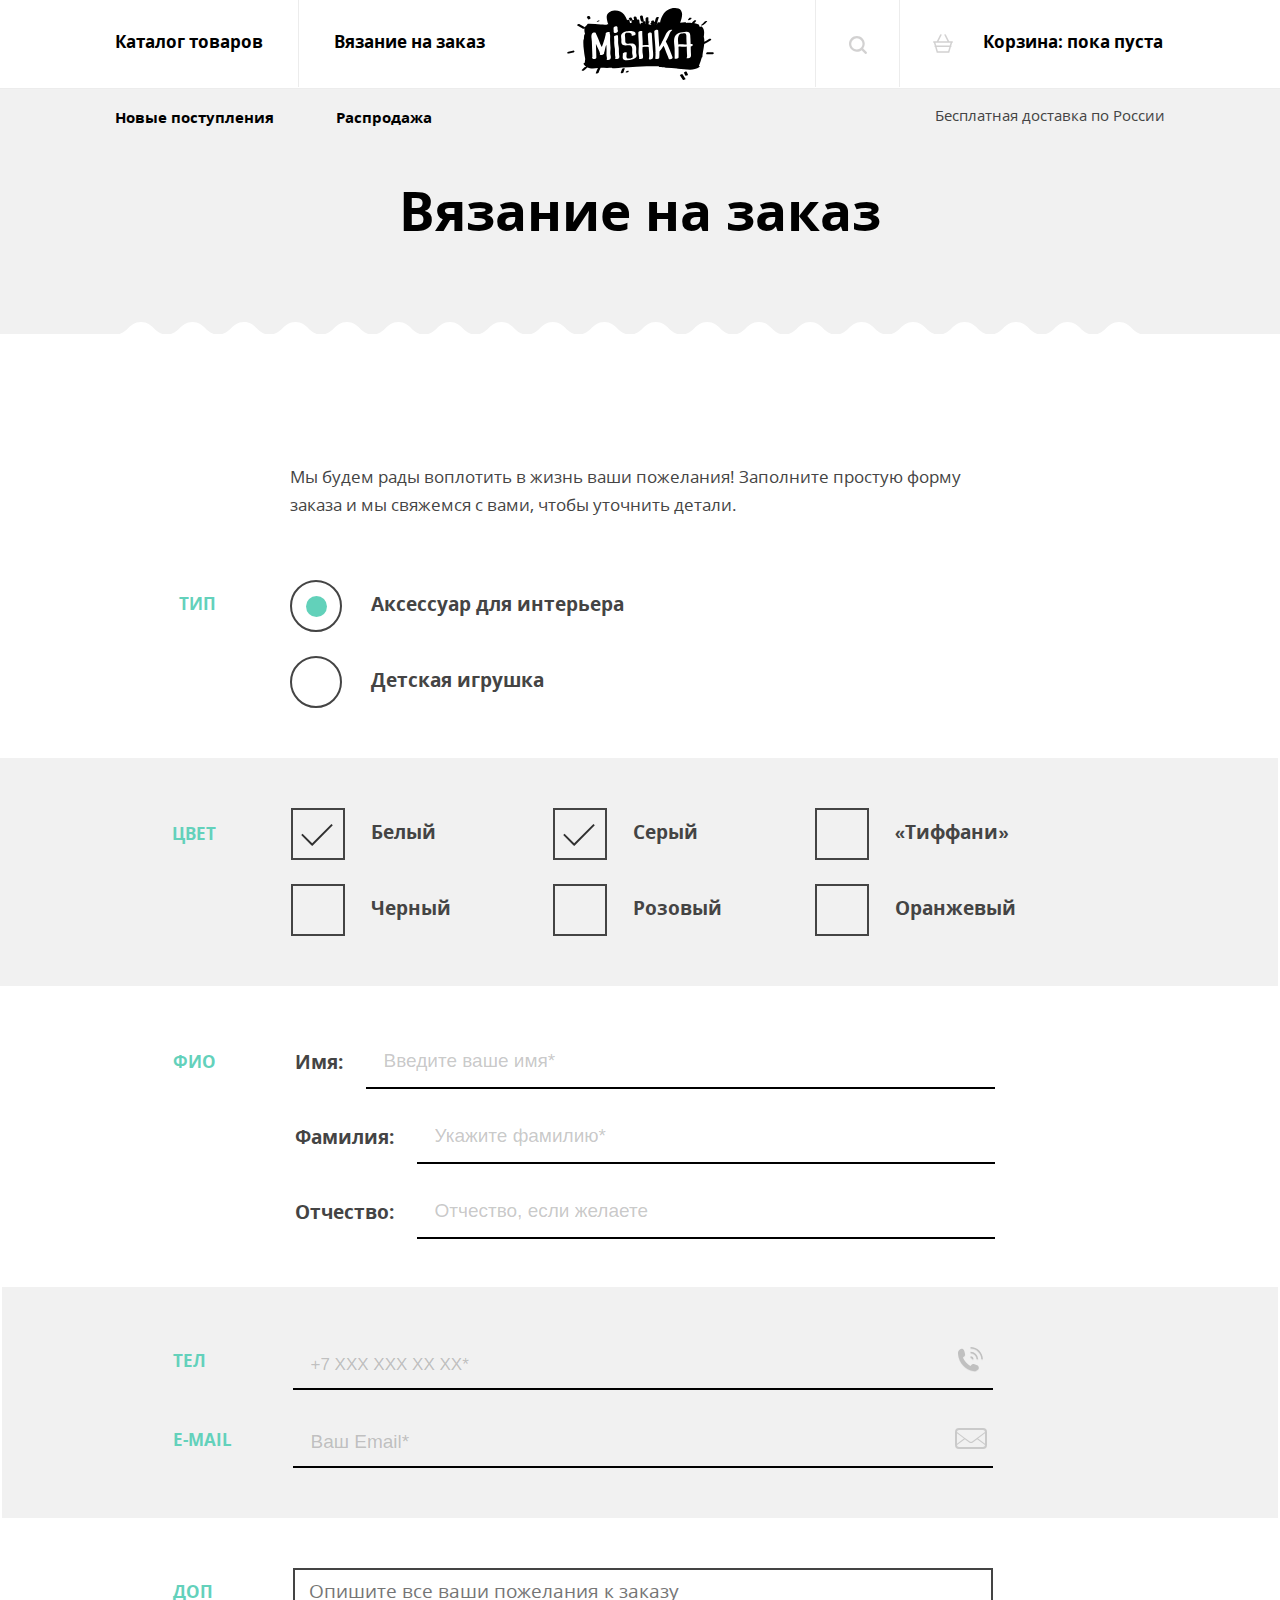
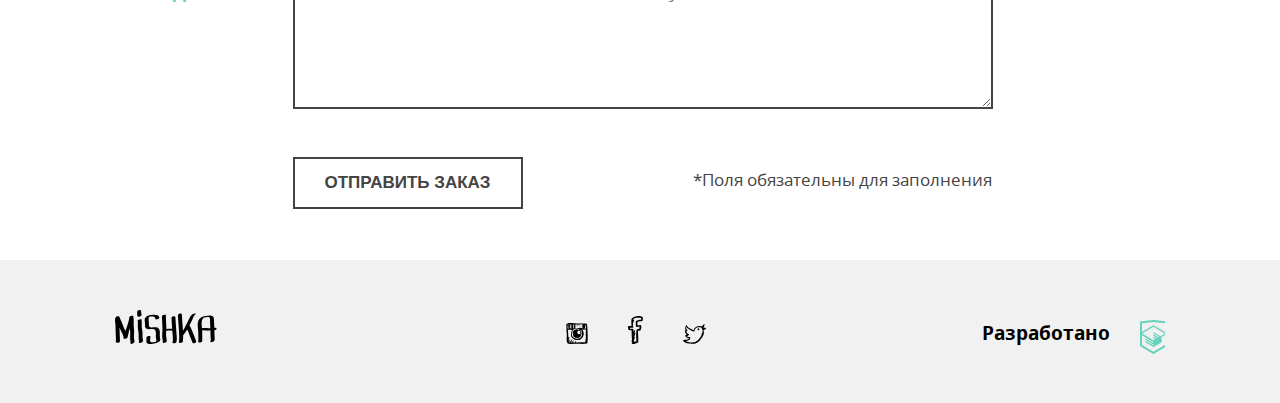
<file: mishka/form.html>
<!DOCTYPE html>
<html lang="ru">
  <head>
    <meta charset="utf-8">
    <meta name="viewport" content="width=device-width, initial-scale=1">
    <link rel="apple-touch-icon" sizes="76x76" href="apple-touch-icon.png">
    <link rel="icon" type="image/png" sizes="32x32" href="favicon-32x32.png">
    <link rel="icon" type="image/png" sizes="16x16" href="favicon-16x16.png">
    <link rel="manifest" href="site.webmanifest">
    <link rel="mask-icon" href="safari-pinned-tab.svg" color="#000000">
    <meta name="msapplication-TileColor" content="#da532c">
    <meta name="theme-color" content="#ffffff">
    <title>HTML Academy: Мишка</title>
    <link rel="stylesheet" href="css/style.min.css">
  </head>
  <body>

    <div style="display: none;">
      <svg xmlns="http://www.w3.org/2000/svg" xmlns:xlink="http://www.w3.org/1999/xlink"><symbol id="icon-cart" viewBox="264.205 370.961 20.294 18.849"><path fill="#231F20" d="M283.75 378.19h-3.151l-3.407-6.814a.75.75 0 10-1.341.671l3.071 6.143h-9.138l3.072-6.143a.75.75 0 00-1.341-.671l-3.407 6.814h-3.151a.75.75 0 000 1.5h.157l.855 2.991a.737.737 0 00-.316.595c0 .396.309.71.697.739l1.656 5.795h12.697l1.656-5.795a.745.745 0 00.698-.739.738.738 0 00-.316-.596l.854-2.991h.157a.75.75 0 10-.002-1.499zm-4.181 10.121h-10.433l-1.224-4.284h12.881l-1.224 4.284zm1.653-5.785h-13.739l-.81-2.836h15.359l-.81 2.836z"></path></symbol><symbol id="icon-fb" viewBox="56.519 49.996 14.962 27.718"><path d="M68.181 55.188c1.026.029 1.993 0 2.681-.3.391-.818.556-1.854.619-2.989-.19-.015-.062-.337-.207-.399-.029-.202-.278-.195-.309-.398-.277-.165-.457-.422-.723-.598-.727-.162-1.44-.335-2.164-.499-.849.044-1.895-.103-2.58.1-2.619-.04-3.997 1.12-5.259 2.392-.023.078-.003.197-.105.199-.574 1.587-.125 3.621-.204 5.581.099.436.107.958.204 1.395-.998.296-2.212.387-3.402.499-.317.324-.178 1.089-.206 1.693.085.583.278 1.06.413 1.595.211.193.596.396.825.498.065.029.071.082.103.1.506.268 1.451.008 2.268.1-.136 1.978.256 3.915 0 5.68.007.327.295.382.208.798-.001.963-.067 1.99.208 2.69-.287.455-.497.982-.415 1.794.122.016.114.157.105.299-.075.47.643.175.515.698.162.456-.428.184-.413.498v.896c.53.285 1.462.182 2.268.199.908-.419 2.188-.479 2.785-1.196.459.235.916-.014 1.238-.199-.018-.315.273-.333.205-.698-.004-.328-.173-.496-.103-.896v-2.89c-.206-2.293-.048-4.938-.309-7.176.888-.105 1.917-.075 2.578-.398.357-.451.377-1.23.516-1.895.177-.226.221-.583.206-.996.19-.213.068-.729.104-1.096-.141-.595-.168-1.3-.825-1.39-.884-.235-2.043.595-2.991.299.049-1.134-.293-2.342 0-3.388.746-.181 1.446-.4 2.166-.602zm-3.818 4.783c.117.254.254.486.414.698.079.022.203.003.205.101a10.319 10.319 0 003.096-.299c0 .998-.271 1.733-.518 2.492-.662.045-1.467.3-1.958.198-.276.165-.372.506-.62.698-.049.441.142.495 0 .797-.201.137-.055.611-.205.796v1.496c.085.281-.146.258-.104.497v3.488c-.085.281.146.258.104.498v2.989c.063.271-.132.791.103.896-.07.364-.412-.021-.824.1-.528.122-.926.369-1.548.4.117-.353.32-.622.311-1.097.049-.381-.365-.312-.516-.49.193-.644.562-1.117.722-1.793.197-.515.714-1.298.31-1.794-.522-.105-.521.293-.826.398-.022.077-.002.196-.103.199-.023.077-.003.196-.103.199.01.12-.151.062 0 0 .022-.078.002-.197.103-.199.023-.077.002-.197.103-.199v-.299c.368-.575.67-1.214.826-1.993.191-.28.283-.656.412-.997.156-.262.34-.869.104-1.195-.517.033-.796.295-.93.697-.32-.189.161-.434.104-.697.138-.231.169-.566.309-.797.202-.413.564-1.304 0-1.596-.438-.023-.612.207-.723.498-.214.191-.43.383-.516.698-.373-.07-.143-.727-.206-1.097-.067-.52.122-.899 0-1.195-.56-.799-2.026-.105-3.197-.299-.108-.307-.222-.984-.104-1.195 1.045-.088 2.479.201 3.197-.199.024-.078.003-.197.104-.199.094-.723-.271-1-.515-1.396.232-.806.04-2.02.104-2.989.233-.141.328-.414.515-.598.112-.955.673-1.476.722-2.49-.273.001-.607-.055-.619.199-.302-.114-.382.479-.515.199-.112-.541.246-.626.309-.997.599-.418 1.212-.82 1.856-1.195 1.741-.244 4.648-.449 6.086.198.051.616-.287.854-.207 1.496h-1.546c-1.092.24-1.987.672-2.991.997-.24.066-.276.331-.516.398-.036.396-.225.646-.311.996-.079 1.431.133 2.589.102 3.978z"></path></symbol><symbol id="icon-feature-ball"><path d="M.286 14.069a17.244 17.244 0 00.008 6.301l4.121-3.21-4.129-3.091zM24.403 1.585C19.62-.623 13.959-.559 9.149 1.992l7.513 5.625 7.741-6.032zm9.498 11.59l-4.811 3.748 4.936 3.695a17.248 17.248 0 00-.125-7.443zM9.209 32.414c4.844 2.534 10.724 2.65 15.73.113l-8.096-6.062-7.634 5.949zM7.914 14.433L1.681 9.767c-.32.669-.595 1.356-.825 2.056l5.308 3.974 1.75-1.364zm10.679 10.669l8.336 6.242a17.184 17.184 0 001.74-1.372l-8.326-6.234-1.75 1.364zm-7.18-13.395L4.002 6.158a17.073 17.073 0 00-1.269 1.723l6.931 5.189 1.749-1.363zm10.68 10.668l8.092 6.059c.471-.544.904-1.112 1.297-1.701l-7.639-5.721-1.75 1.363zM14.913 8.98L7.196 3.203a17.436 17.436 0 00-1.709 1.394l7.676 5.747 1.75-1.364zm10.679 10.669l6.972 5.221c.33-.662.615-1.341.855-2.033l-6.077-4.55-1.75 1.362zm.856-16.943L.88 22.626c.233.698.513 1.386.839 2.059l26.52-20.663a17.006 17.006 0 00-1.791-1.316zm4.295 3.918a17.418 17.418 0 00-.939-1.106L2.786 26.567a17.144 17.144 0 001.279 1.717l27.09-21.108c-.134-.186-.269-.37-.412-.552zm1.555 2.375L5.552 29.838c.544.501 1.114.962 1.708 1.382l25.962-20.228a17.158 17.158 0 00-.924-1.993z"></path></symbol><symbol id="icon-feature-flower" viewBox="8.014 4.35 31.972 37.301"><path fill="#63d1bb" d="M24 41.65c8.827 0 15.986-7.159 15.986-15.986C31.158 25.664 24 32.822 24 41.65zM12.641 20.78a4.442 4.442 0 004.44 4.441c.932 0 1.803-.294 2.513-.782l-.036.337c0 2.451 1.99 4.441 4.441 4.441s4.44-1.99 4.44-4.441l-.036-.337a4.396 4.396 0 002.514.782c2.451 0 4.44-1.99 4.44-4.441a4.418 4.418 0 00-2.54-3.997 4.434 4.434 0 002.54-3.997 4.441 4.441 0 00-6.954-3.659l.037-.337a4.441 4.441 0 00-8.881 0l.036.337a4.392 4.392 0 00-2.513-.781 4.442 4.442 0 00-4.44 4.44 4.42 4.42 0 002.54 3.997 4.42 4.42 0 00-2.541 3.997zM24 12.343a4.441 4.441 0 014.44 4.44 4.441 4.441 0 01-8.881 0c0-2.451 1.99-4.44 4.441-4.44zM8.014 25.664c0 8.827 7.158 15.986 15.986 15.986 0-8.828-7.158-15.986-15.986-15.986z"></path></symbol><symbol id="icon-feature-gift" viewBox="239.665 239.757 32.666 32.486"><path fill="#63d1bb" d="M242.56 272.243h12.504v-13.91H242.56v13.91zm28.182-23.62h-7.335c.521-.267.984-.549 1.396-.845 1.588-1.133 2.424-2.57 2.42-3.999.002-1.169-.556-2.202-1.359-2.901a4.585 4.585 0 00-3.016-1.121c-1.22-.001-2.352.421-3.32 1.069-1.459.979-2.606 2.451-3.424 4.067-.039.079-.078.157-.115.236a12.944 12.944 0 00-1.041-1.792c-.691-.985-1.523-1.86-2.497-2.511-.97-.646-2.103-1.069-3.322-1.069-1.213.004-2.323.514-3.155 1.295-.828.783-1.41 1.885-1.412 3.135-.002.73.211 1.494.649 2.188.552.872 1.424 1.628 2.633 2.248h-6.588c-.878 0-1.591.712-1.591 1.59v5.897h15.396v-7.488h1.873v7.488h15.396v-5.897a1.585 1.585 0 00-1.588-1.59m-22.362-2.339c-.622-.391-1-.785-1.22-1.135-.22-.354-.294-.662-.296-.963-.004-.504.248-1.042.691-1.461.437-.415 1.028-.667 1.562-.667h.013c.685 0 1.366.231 2.046.683 1.018.671 1.975 1.85 2.645 3.187.342.676.609 1.39.789 2.087-3.082-.321-5.078-1.002-6.23-1.731m10.537-1.627c.557-.797 1.21-1.466 1.887-1.916.68-.451 1.362-.683 2.047-.683h.006c.574 0 1.117.22 1.494.55.377.336.571.739.573 1.171-.004.512-.272 1.259-1.467 2.132-1.138.825-3.101 1.673-6.127 2.265a10.57 10.57 0 011.587-3.519m-1.98 27.586h12.506v-13.91h-12.506v13.91z"></path></symbol><symbol id="icon-feature-heart" viewBox="47.475 50.071 33.05 27.857"><path fill="#63d1bb" d="M80.525 58.808a8.736 8.736 0 00-8.736-8.736A8.727 8.727 0 0064 54.865a8.727 8.727 0 00-7.789-4.793 8.736 8.736 0 00-8.736 8.736c0 9.127 14.657 19.121 16.525 19.121 1.869 0 16.525-9.95 16.525-19.121z"></path></symbol><symbol id="icon-feature-money" viewBox="46.212 56.834 46.575 27.332"><path fill="#63d1bb" d="M88.882 56.834H50.116a3.905 3.905 0 00-3.904 3.905V80.26a3.905 3.905 0 003.904 3.905h38.766a3.906 3.906 0 003.905-3.905V60.739a3.906 3.906 0 00-3.905-3.905zm-39.647 24.95V59.551h40.202v22.233H49.235z"></path><path fill="#63d1bb" d="M53.14 77.88h32.395V63.456H53.14V77.88zM69.5 65.354a5.315 5.315 0 110 10.63 5.315 5.315 0 010-10.63z"></path></symbol><symbol id="icon-feature-rocket" viewBox="612.532 500.386 54.156 23.183"><path d="M652.844 506.098c-3.647-.971-7.839-1.667-12.359-1.666a46.394 46.394 0 00-7.71.623l-6.784-4.668-13.456.005 5.811 6.184h8.447c-4.58 1.598-6.759 3.515-6.759 3.515l.002 3.777s2.313 1.912 6.931 3.518l-8.623-.005-5.811 6.188 13.455.002 6.816-4.692c2.261.398 4.822.647 7.681.648 4.522-.001 8.712-.697 12.36-1.667-1.176-1.775-1.915-3.743-1.918-5.877.003-2.141.738-4.112 1.917-5.885zm3.423 1.034c-1.284 1.605-1.969 3.25-1.965 4.84-.007 1.597.677 3.238 1.968 4.847 6.399-2.162 10.419-4.841 10.419-4.841s-4.019-2.68-10.422-4.846z"></path></symbol><symbol id="icon-flag" viewBox="-11.34 -28.346 46.68 81.691"><path fill="#63D1BB" d="M-3.561-24.455v38.9l38.9-19.451-38.9-19.449zm-7.779 77.801v-81.691h3.805v81.691h-3.805z"></path><path fill="#231F20" d="M-11.34-28.346h3.805v81.691h-3.805z"></path></symbol><symbol id="icon-htmlacademy"><path d="M13.62.017L13.472 0 0 1.412v24.661l13.473 8.017 13.43-7.99.042-.025V1.412L13.62.017zm11.399 12.11L13.495 5.334l-.001-.104-.087.05-.088-.056v.109L1.925 12.118V3.147l11.548-1.212L25.02 3.147v8.98zm-11.614-5.34L24.923 13.5l-4.479 2.64-7.093-4.221-.014 1.415 5.904 3.513-.86.507-5.03-2.992-.014 1.415 3.827 2.275-.782.523-3.031-1.787-.014 1.413 1.853 1.091-1.8 1.081-11.356-6.751 11.371-6.835zm-11.48 8.34l11.411 6.791.016 1.044-7.942-4.728-.015 1.416 7.979 4.795.018 1.076-7.973-4.74-.013 1.414 8.021 4.822.046.025 8.143-4.872-.011-5.177 3.415-2.036v10.021L13.472 31.85 1.925 24.979v-9.852z"></path></symbol><symbol id="icon-insta" viewBox="53.115 53.19 21.769 21.334"><path d="M74.881 65.336c-.013-2.395-.344-4.788-.303-7.135a37.854 37.854 0 00-.152-2.278c-.105-.3-.111-.699-.152-1.062-.26-.17-.222-.64-.456-.835-.423-.233-1.201-.114-1.744-.22-.657-.026-1.254-.115-1.899-.153-1.936-.101-3.973-.076-5.996-.076-2.001 0-3.954-.145-5.695-.379h-2.202c-.097.004-.105.098-.227.076-.599.034-1.077.188-1.595.303-.21.119-.421.235-.683.304-.136.192-.513.145-.607.379-.186.212.185.451 0 .607v.911c.173.13.027.58.075.835v.987c-.017 1.281.134 2.397.076 3.72.467 2.762.374 6.537.076 9.413.155.579.363 1.105.455 1.746.256.479.335 1.133.683 1.52.502.206 1.233.186 1.898.229.383.098.667.293 1.14.3 2.843-.21 5.496-.154 8.427-.229 2.704.24 5.802.188 8.275-.228.195-.134.128-.529.228-.76-.056-.385.207-.449.228-.759.131-2.395.164-4.789.15-7.216zm-12.982-6.225c.757-.153 1.48-.341 2.429-.304.71.076 1.287.283 1.897.456.116.184-.243.547.153.684v.076c.059.017.149.002.151.076.445.035.794.167 1.063.379.45.055.536.476 1.138.3-.091.213-.084.524-.075.835.324 1.183.475 2.81.303 4.252-.164.163-.215.442-.303.683-.311.322-.481.785-.836 1.062-.095.236-.25.408-.454.533-.116.213-.206.452-.457.53-.298.163-.577.011-.834-.076-.446.162-.904.312-1.215.607-.816-.096-1.648-.175-2.43-.304-.242-.139-.487-.273-.835-.305a1.997 1.997 0 00-.836-.455c-.101-.127-.337-.118-.455-.229-.198-.029-.229-.227-.456-.229-.118-.412-.443-.618-.532-1.062-.226-.331-.308-.805-.455-1.215-.043-1.434.091-2.692.379-3.796.346-.591.779-1.094 1.138-1.67.249.021.365-.09.38-.304.306.053.434-.072.684-.075.257.008.269-.309.458-.449zm-1.67-2.733c-.117-.263-.066-.691-.075-1.062-.007-.285.278-.279.304-.532-.003-.074-.093-.059-.152-.076.126-.146.701-.097.834 0 .132.537-.354.455-.531.684.011.167.322.032.456.076.029.854-.059 1.496 0 2.202h-.456c-.007.234.229.226.456.228-.059.286.092.363.075.607-.226.153-.716.042-1.062.075-.103-.594.235-1.375.151-2.202zm-.683-1.594c.088-.013.134.016.151.076.179.253.01.683-.076.911-.173-.179-.026-.682-.075-.987zm.152 1.822c-.132-.069-.168-.237-.152-.456.132.071.167.238.152.456zm0 1.367c-.058.139-.082-.045-.076-.152.058-.139.081.045.076.152zm-.152.228c.175-.024.084.219.228.227-.009.193-.283.179-.38.077.039-.112.113-.193.152-.304zm-2.354-1.216c.006-.108.013-.214-.076-.228-.073-.733.13-1.415 0-1.973.25-.155.769-.042 1.139-.077v1.139c-.088.064-.203.101-.379.077-.054.28.324.131.379.304.008.853-.056 1.777.152 2.429-.565-.059-.906.107-1.442.076.097-.612-.019-1.435.531-1.594-.012-.141-.257-.047-.304-.153zm-.531 0c-.204.021-.217-.534-.077-.607.328.006.249.501.077.607zm-.152.988c.077-.312.034-.304.075-.683.228.013.26.77-.075.683zm.228-2.05c-.263.054-.273-.266-.153-.38.263-.053.272.267.153.38zm0-1.139c.033.159-.052.201-.076.304-.176.023-.084-.219-.229-.229.025-.102.191-.062.305-.075zm-.228 3.721c.148-.031.11.345-.076.227a.363.363 0 00.076-.227zm-.684-3.721c.029.259-.438.32-.379 0h.379zm-.987.076c-.034.219-.326.179-.379.379-.214-.17.084-.468.379-.379zm-.455.759c.226-.205.451-.41.684-.607-.021-.123.071-.131.076-.228h.229c.102.381-.261.296-.305.531.021.122-.072.131-.075.227.02.335.121.588.075.988-.27.008-.276.28-.607.227.022-.428-.135-.674-.077-1.138zm.076 3.265V57.29c.195-.185.396-.364.607-.532.295.489.179 1.392.455 1.897-.275.157-.75.111-1.062.229zM72.68 69.968c-.109.954-.158 1.968-.379 2.809-2.89.123-6.02.005-8.883.153-.199.045-.273-.031-.229-.229-.253 0-.258.247-.531.229.201-.336.438-.898.151-1.291-.797.013-.797.821-1.138 1.291-.686-.053-1.137.127-1.823.075.18-.705.75-1.021.911-1.745-.395-.55-.989.138-1.214.455-.204.48-.557.81-.76 1.29H57.8c.238-.469.489-.926.759-1.366.171-.512.625-.741.683-1.367-.157-.28-.42-.029-.683 0-.123.182-.272.335-.38.531-.232.376-.501.714-.684 1.14-.181.208-.335.003-.53.227-.389.271-.581.736-.988.987-.174-.06.039-.356.153-.38.045-.181-.096-.55.075-.607.063-.366.212-.647.379-.91.119-.742.521-1.199.684-1.898-.559.099-.674.643-.988.987-.212.445-.542.772-.683 1.291-.174-.131-.028-.58-.076-.836.122-.586.298-1.119.38-1.746.133-.22.173-.535.228-.834.168-.209.046-.61-.077-.761-.226.027-.374.133-.455.304-.192-.032-.193.506-.304.304-.045-2.587-.451-4.812-.456-7.438.026-.331-.183-.424-.228-.685 1.629.028 3.121.091 4.783.229-.089.139-.199.257-.304.379-.144.07-.226.173-.378.304-.604 1.653-.975 3.984-.607 6.15.229.58.589 1.029.986 1.441.907.485 1.635 1.149 2.506 1.671 1.701.361 3.84.369 5.541 0 .236-.12.484-.226.685-.38 1.364-1.242 2.753-2.459 2.961-4.859v-1.367c-.197-1.598-.688-2.905-1.747-3.644.331-.22 1.099.043 1.67.076.223.013.447.014.684 0 .408-.024.928-.055 1.443 0 .144.187.113.544.228.76-.062 1.684-.192 3.3-.152 5.087.103.454.127.986.229 1.441-.091.973-.237 1.89-.457 2.732zm.379-11.16c-.639-.12-1.232-.284-1.897-.379.072-.333.799-.01.987-.228.385-.223.295-.92.304-1.51.032-.348.114-.644.076-1.063-.401-.951-1.783-.421-2.886-.455-.225.718-.47 1.8-.304 2.657.169.49 1.024.292 1.519.456-.14.332-.688.057-.987.076-.296-.083-.707-.052-.986-.151-2.285.078-4.284.004-6.529.151.117-1.248.063-2.465-.076-3.645h3.112c-.344.364-.912.507-1.29.835-.44.244-.861.505-1.139.911.249.134.535-.245.759-.379.355-.074.479-.381.835-.455.423-.438 1.096-.625 1.67-.912.378-.022.697.013.987.077 1.283.007 2.456.126 3.796.076.614.145 1.45.069 1.974.304.107.298.231.579.305.911.008.986-.149 1.816-.23 2.723zm-5.845-3.72c.11-.047-.009-.092 0 0zm0 0c-.529.154-1.019.348-1.367.682.484-.198 1.059-.306 1.367-.682zm1.062.607c.111-.047-.007-.091 0 0zm-1.746.911c.727-.158 1.181-.591 1.746-.911-.437.019-.592.32-.987.379-.215.217-.6.26-.759.532zm-.683-.835c-.111.047.007.092 0 0zm-.683.607c.11-.046-.008-.092 0 0zm-.075.076c.063.014.07-.03.075-.076-.064-.014-.072.03-.075.076zm-.077.076c.064.014.072-.03.077-.076-.067-.013-.072.029-.077.076zm-.834.608c.346-.134.613-.348.834-.607a2.018 2.018 0 00-.834.607zm2.276.987c.533-.049.749-.416 1.215-.531.284-.298.784-.381.987-.76-.56.023-.766.399-1.216.531-.284.297-.751.413-.986.76zm-2.276-.987c-.317-.074-.016.227 0 0zm-.533.379c.021.021.115-.037.076-.077-.021-.02-.116.038-.076.077zm2.809.608c-.11.047.007.091 0 0zm-1.14 1.821c-.223-.231-.676-.233-.986-.379-.697-.038-1.223.093-1.746.229-.304.151-.607.304-.91.454-.266.166-.444.417-.76.532-.205.225-.352.51-.684.607-.004.223-.173.281-.304.379-.089.115-.094.312-.227.381-.007.12.036.29-.076.303.108 1.512.291 2.948.683 4.177.287.623.975.846 1.442 1.29.589.297 1.328.444 2.126.531.277-.052.553-.105.911-.076a5.088 5.088 0 002.81-1.441c.1-.281.252-.508.455-.684-.254-.671.293-1.098.455-1.59.002-1.344-.201-2.48-.607-3.415-.256-.579-.92-.751-1.366-1.139-.059-.018-.15-.003-.151-.077-.269-.136-.733-.239-1.065-.082zm-3.415 4.327c-.113-.063-.109-.244-.152-.379.256-.078.118.237.152.379zm.076.305c.041-.117.079-.006.076.075-.04.118-.079.005-.076-.075zm.456-2.051c.015-.086.075-.042.075 0-.014.087-.075.043-.075 0zm1.67-2.125c-.203.258.041.576.077.836-.305-.039-.574-.887-.077-.836zm.379 3.948c-.04-.038.055-.097.076-.076.04.038-.054.097-.076.076zm.759 2.884c.034-.109.066.008.152 0-.018.097-.15.077-.152 0zm2.201-2.581c-.233-.057-.145.208-.379.152.069-.159.118-.338.229-.455.134.019.172.13.15.303zm-1.137-3.796c.211.119.441.217.606.381.085.219.243.363.38.529.058.778.179 1.492.151 2.354-.257.099-.438.271-.683.381-.78-.006-1.358-.212-1.897-.456-.171-.259-.355-.505-.532-.759v-1.062c.17-.185.319-.391.456-.607.228-.127.508-.201.454-.607-.038-.062-.078-.124-.075-.229.158.045.245.159.379.229.323.017.41-.2.761-.154z"></path></symbol><symbol id="icon-interior" viewBox="-259.404 -19.675 40.219 62.411"><path d="M-244.227 18.283c-.286.966-.245 2.191.027 3.639.494 2.635 1.687 6.041 2.358 9.67h5.062c.696-3.641 1.949-7.05 2.471-9.683.287-1.445.33-2.66.041-3.617-.275-.899-.89-1.618-2.021-2.303h-5.997c-1.075.679-1.674 1.391-1.941 2.294zm11.832 19.995h-13.799c-1.293 0-2.299.976-2.299 2.229v2.229h18.397v-2.229c0-1.253-1.006-2.229-2.299-2.229zm7.133-55.724h-11.732c0-1.244-1.015-2.229-2.3-2.229-1.283 0-2.3.985-2.3 2.229h-11.737l-6.073 25.517c.794-.461 1.589-.992 2.632-.992 1.359 0 2.243.818 2.924 1.375.682.557 1.162.849 1.447.849.292.001.769-.287 1.451-.836.681-.548 1.564-1.358 2.915-1.358 1.349 0 2.237.806 2.919 1.354.684.549 1.161.84 1.451.84.146 0 .338-.073.58-.214.242-.141.53-.353.872-.626.512-.411 1.139-.967 1.99-1.218.284-.085.593-.136.93-.136 1.347 0 2.238.805 2.92 1.354.683.548 1.159.84 1.451.84.287-.002.766-.296 1.445-.85.684-.554 1.571-1.367 2.925-1.367 1.356 0 2.239.817 2.919 1.371.342.276.631.489.872.631.24.143.431.214.575.214.288 0 .762-.293 1.442-.854.68-.559 1.567-1.384 2.929-1.384 1.044 0 1.839.533 2.632.997l-6.079-25.507zm-10.619 51.266h-6.864c-.657 0-1.15.479-1.15 1.115 0 .635.493 1.113 1.15 1.113h6.9c.655 0 1.15-.479 1.15-1.113 0-.636-.495-1.115-1.15-1.115h-.036zm-3.414-24.484c-.146 0-.338.074-.58.213-.157.094-.37.261-.57.41v3.731h2.299V9.959c-.505-.378-.908-.623-1.149-.623z"></path></symbol><symbol id="icon-left-arrow"><path d="M50 11.002H7.659l8.174-8.174L13.005 0 0 12.998l.003.003-.003.004 13.005 12.998 2.828-2.828-8.172-8.173H50z"></path></symbol><symbol id="icon-logo-footer"><path d="M19.135 21.495c-.083-2.683-.51-5.347-.475-8.035.028-2.174.389-4.41-.36-6.495.047-.237.096-.473.14-.711.193-1.045-3.271-.492-3.813.464-.343.28-.519.615-.375.957.037.086.069.174.102.261-.656 3.204-1.57 6.306-2.621 9.412-.402 1.188-.888 2.349-1.298 3.533-.582-1.104-1.169-2.194-1.643-3.377-1.374-3.433-2.612-6.902-4.287-10.206.19-1.528-3.204-1.368-3.873.032-.809 1.694-.705 3.403-.438 5.214.3 2.042.353 4.05.377 6.111.047 3.976.358 7.943.417 11.919-.354.395-.461.881-.091 1.375.162.216.361.382.571.549.904.724 3.5.107 3.496-1.271-.014-4.123-.312-8.238-.42-12.358a98.054 98.054 0 01-.024-1.21l.171.434c.64 1.604 1.31 3.163 2.185 4.654.868 1.478 1.303 3.064 1.803 4.677-.189.217-.303.462-.233.708-.039.18.07.292.251.36.639.548 1.841.274 2.509-.007a6.07 6.07 0 00.826-.424c.345-.212.883-.679.729-1.159l-.087-.279c.47-1.27.709-2.589.965-3.93.272-1.428.782-2.78 1.295-4.133.052.619.106 1.238.156 1.855.204 2.554.033 5.072.007 7.626-.008.847.054 1.633.219 2.461.068.343.367 1.808.281 1.887-.611.564-.433 1.257.385 1.437.915.201 2.081-.105 2.77-.742 1.198-1.106.632-2.845.361-4.241-.452-2.342.095-4.964.022-7.348zm8.364.675c-.074-1.988-.765-3.862-.774-5.872-.011-2.305.181-4.593-.155-6.886-.106-.725-4.056.1-3.917 1.05.309 2.11.197 4.229.159 6.354-.037 2.044.468 3.898.73 5.904.269 2.054-.084 4.157.149 6.213.109.962.75 2.743.089 3.58-.42.532 1.469.342 1.553.326.769-.142 1.793-.392 2.304-1.038.653-.828.196-2.426.053-3.357-.316-2.059-.114-4.195-.191-6.274zm16.329-3.319c-2.062-2.784-5.889-.78-8.561-1.54-1.377-.392-1.395-2.271-1.392-3.396.004-1.426-.114-2.732-.273-4.146-.119-1.052-.024-2.121.746-2.904.142-.144.859-.336.81-.339a8.132 8.132 0 011.067-.093c1.549-.066 4.613.232 4.019 2.483-.266 1.01 3.596.431 3.877-.637 1.213-4.598-7.284-3.714-9.686-3.078-2.21.588-4.648 1.846-4.775 4.399-.061 1.219.273 2.379.325 3.587.061 1.39-.198 2.776.289 4.118 1.082 2.982 5.52 1.576 7.778 1.745 3.845.287 2.697 5.469 2.748 7.883.027 1.288 1.181 3.429.211 4.507-.595.662-1.982.699-2.792.768-.813.068-2.201.312-2.742-.461-.993-1.418.091-3.799-.121-5.425-.121-.924-4.066-.095-3.917 1.05.342 2.627-1.399 6.145 2.402 6.596 2.441.289 5.191-.161 7.5-.928 1.196-.396 2.307-.942 3.243-1.793 1.035-.941.694-2.348.417-3.547-.677-2.918.731-6.279-1.173-8.849zm17.327-.189c-.122-3.777-.69-7.513-.706-11.297-.008-1.971-3.963-1.305-3.957.343.015 3.608.497 7.167.682 10.764l.013.221c-1.949-.018-3.899.177-5.853.246.201-4.633-.611-9.227-.435-13.857.022-.582-3.874-.09-3.917 1.049-.171 4.475.587 8.915.453 13.392-.064 2.136-.245 4.264-.259 6.402-.007 1.095.171 2.183.329 3.263.146.999.484 2.331.182 3.318-.237.772 3.561.29 3.862-.694.544-1.778-.222-4.039-.405-5.839-.175-1.725-.039-3.499.083-5.248 2.03-.13 4.059-.297 6.08-.012.09 1.378.196 2.754.322 4.134a45.83 45.83 0 01.196 3.475c.015 1.019.142 2.496-.221 3.461-.773 2.057 3.15 1.889 3.723.364.703-1.87.502-4.199.383-6.164-.148-2.443-.477-4.874-.555-7.321zm16.932 4.474c-.939-2.758-2.373-5.177-3.616-7.797 1.001-1.949 2.018-3.898 2.932-5.888.831-1.808 1.446-3.819 3.08-5.092.574-.447.55-.896-.255-.951-.875-.061-2.064.192-2.77.742-1.485 1.158-2.427 2.563-3.201 4.268a160.304 160.304 0 01-2.914 6.075l-.224.443c-.49.315-.785.762-.639 1.266-.792 1.563-1.6 3.117-2.499 4.61-.299-5.534-.955-11.061-1.15-16.6-.045-1.27-3.971-.479-3.917 1.049.243 6.868 1.219 13.719 1.286 20.587l-.047.051c-.301.308-.19.494.051.602a60.756 60.756 0 01-.209 5.254c-.472.745.463 1.139 1.084 1.139h.096c.739 0 2.626-.35 2.718-1.364.191-2.1.251-4.196.232-6.291 1.59-1.715 2.89-3.63 4.055-5.635.759 1.48 1.482 2.972 1.989 4.582.861 2.741 2.299 5.261 3.131 8.014.544 1.806 4.457.738 3.917-1.049-.829-2.753-2.204-5.297-3.13-8.015zm23.503-4.635c-.21-.832-1.372-.849-2.271-.77-.012-.335-.02-.671-.036-1.006-.125-2.661-.165-5.379-.392-8.032-.209-2.458-1.585-3.337-3.972-3.247-2.416.092-5.229.527-7.482 1.403-2.607 1.014-4.058 2.935-4.559 5.681-.549 3.014.24 6.219.373 9.246.154 3.503.066 7.014.062 10.519 0 .573 3.916.031 3.917-1.049.003-2.776.042-5.551 0-8.327a52.196 52.196 0 00-.102-2.444c1.369-.593 3.687.012 5.05.141 1.107.104 2.169-.166 3.244-.292.021 2.312.107 4.635.202 6.944.049 1.184.477 3.53-.354 4.511-.437.516 1.48.343 1.555.33.793-.146 1.761-.401 2.303-1.041.949-1.12.456-3.79.401-5.126-.078-1.91-.102-3.824-.141-5.737 1.154-.147 2.417-.854 2.202-1.704zm-14.618-.15c-.103-1.245-.217-2.49-.303-3.743-.16-2.331.117-5.583 2.29-6.999.58-.379 1.675-.315 2.354-.438.97-.176 1.956-.389 2.829.19 1.21.802.912 3.657.911 4.869-.003 2.005.207 4.001.31 6.003-.552.055-1.111.089-1.683.076-2.286-.053-4.544-.413-6.708.042zM24.108 6.7a3.157 3.157 0 001.477-.524l.256-.216c.52-.335.972-.827.728-1.361-.504-1.105-.423-2.231-.416-3.414.006-.958-.963-1.246-1.781-1.174-.723.063-2.168.581-2.175 1.52-.006.993-.071 2.016.109 2.992-.047.113-.074.239-.104.355-.055.212.016.42.142.59l.002.134.015.335a.901.901 0 00.429.53c.388.233.878.275 1.318.233z"></path></symbol><symbol id="icon-mail"><path fill="#333" d="M28 5H4a4 4 0 00-4 4v13a4 4 0 004 4h24a4 4 0 004-4V9a4 4 0 00-4-4zM2 10.25l6.999 5.25L2 20.75v-10.5zM30 22c0 1.104-.898 2-2 2H4c-1.103 0-2-.896-2-2l7.832-5.875 4.368 3.277a3 3 0 003.599 0l4.369-3.277L30 22zm0-1.25l-7-5.25 7-5.25v10.5zm-12.801-2.148c-.35.263-.763.4-1.199.4s-.851-.139-1.2-.4L10.665 15.5l-.833-.625L2 9.001V9c0-1.103.897-2 2-2h24c1.102 0 2 .897 2 2l-12.801 9.602z"></path></symbol><symbol id="icon-map-pin"><path fill="#FFF" d="M56.334 9.228c-12.892-12.305-33.773-12.305-46.667 0-12.891 12.297-12.891 32.248 0 44.542 0 0 23.318 21.832 23.318 47.031 0-25.199 23.343-47.031 23.343-47.031 12.897-12.294 12.897-32.245.006-44.542z"></path><path fill="#6BC6B3" d="M47.036 45.522c-.636-3.277.13-6.947.027-10.284-.115-3.755-.713-7.485-.665-11.246.039-3.044.545-6.173-.503-9.091.065-.332.134-.662.195-.995.271-1.463-4.577-.689-5.338.649-.479.393-.726.861-.523 1.339.051.121.097.243.142.365-.917 4.485-2.197 8.827-3.668 13.174-.563 1.663-1.244 3.288-1.817 4.946-.814-1.545-1.638-3.071-2.3-4.728-1.922-4.805-3.656-9.661-6-14.285.266-2.14-4.484-1.916-5.421.044-1.132 2.371-.986 4.763-.613 7.299.42 2.858.494 5.668.528 8.554.066 5.566.502 11.119.584 16.684-.496.552-.646 1.233-.127 1.924.226.302.505.535.799.769 1.265 1.013 4.899.15 4.893-1.779-.02-5.771-.437-11.531-.589-17.299-.015-.565-.025-1.129-.034-1.694.08.203.159.406.24.607.896 2.245 1.833 4.427 3.059 6.514 1.214 2.068 1.824 4.289 2.523 6.547-.265.303-.423.647-.326.991-.055.251.099.409.352.504.894.766 2.578.383 3.513-.01a8.28 8.28 0 001.155-.593c.483-.297 1.236-.95 1.021-1.622a44.64 44.64 0 01-.121-.391c.657-1.776.992-3.625 1.352-5.5.381-2 1.095-3.892 1.812-5.786.073.867.149 1.732.219 2.597.285 3.575.046 7.099.011 10.674a16.22 16.22 0 00.306 3.445c.096.479.514 2.53.394 2.642-.855.79-.606 1.759.539 2.011 1.279.281 2.912-.148 3.877-1.039 1.675-1.548.882-3.98.504-5.937z"></path></symbol><symbol id="icon-menu-close"><path fill="#231F20" d="M20.513 1.414L19.099 0l-8.843 8.842L1.414 0 0 1.414l8.842 8.842L0 19.098l1.414 1.414 8.842-8.842 8.843 8.842 1.414-1.414-8.842-8.842z"></path></symbol><symbol id="icon-menu-open"><path fill="#231F20" d="M0 0h19.958v2H0zm0 6h19.958v2H0zm0 6h19.958v2H0z"></path></symbol><symbol id="icon-phone"><path d="M17.321 24.333h-1.115c-4.904-.58-8.497-2.857-11.11-5.772C2.473 15.637.402 11.875 0 6.817V5.459c.091-.921.544-1.55 1.067-2.086.65-.666 1.63-1.522 2.522-1.553.659-.022 1.78.451 2.232 1.066.388.53.595 1.59.775 2.378.185.797.6 1.95.485 2.717-.176 1.196-1.764 1.703-2.231 2.572 1.551 3.721 4.089 6.456 7.472 8.345.847-.465 1.595-1.864 2.767-1.892.428-.012.972.209 1.406.34.477.143.891.326 1.311.484.705.266 1.957.621 2.378 1.213.433.61.681 1.608.581 2.231-.194 1.234-2.227 2.603-3.444 3.059zM12.529 1.528c5.949 0 10.771 4.822 10.771 10.771h1.529C24.829 5.507 19.323 0 12.529 0v1.528z"></path><path d="M12.529 9.327v1.552a1.42 1.42 0 011.421 1.42h1.553a2.973 2.973 0 00-2.974-2.972zm0-3.081a6.054 6.054 0 016.056 6.054h1.588a7.642 7.642 0 00-7.644-7.641v1.587z"></path></symbol><symbol id="icon-play" viewBox="247.3 382.56 100.678 76.891"><path fill="#63D1BB" d="M344.255 400.708s-.92-7.008-3.785-10.078c-3.632-4.041-7.674-4.066-9.541-4.297-13.326-1.023-33.303-1.023-33.303-1.023h-.051s-19.978 0-33.304 1.023c-1.867.23-5.908.256-9.54 4.297-2.84 3.096-3.786 10.078-3.786 10.078s-.896 8.211-.896 16.422v7.699c0 8.21.947 16.421.947 16.421s.921 7.009 3.785 10.078c3.632 4.041 8.364 3.913 10.487 4.349 7.622.767 32.356 1.022 32.356 1.022s20.003-.025 33.329-1.048c1.867-.23 5.908-.256 9.54-4.298 2.84-3.069 3.786-10.078 3.786-10.078s.946-8.21.946-16.421v-7.699c-.023-8.236-.97-16.447-.97-16.447z"></path><path fill="#FFF" d="M297.614 459.449h-.016c-1.015-.011-24.946-.266-32.604-1.037l-.14-.014-.137-.028c-.271-.056-.668-.107-1.126-.167-2.503-.328-7.159-.938-10.839-5.019-3.354-3.616-4.377-10.771-4.483-11.576l-.005-.043c-.039-.342-.965-8.463-.965-16.736v-7.699c0-8.266.875-16.378.912-16.72l.009-.071c.108-.802 1.155-7.928 4.474-11.557 3.996-4.439 8.531-4.899 10.712-5.121.192-.02.37-.037.529-.058l.126-.013c13.277-1.019 33.312-1.031 33.514-1.031h.051c.201 0 20.236.013 33.514 1.031l.126.013c.159.021.337.038.529.058 2.179.221 6.71.682 10.704 5.112 3.354 3.616 4.377 10.771 4.483 11.577l.005.043c.039.342.965 8.459.99 16.753v7.708c0 8.273-.926 16.395-.965 16.736l-.007.053c-.108.805-1.156 7.953-4.478 11.562-3.994 4.435-8.527 4.896-10.707 5.117-.193.02-.371.037-.53.057l-.126.013c-13.276 1.02-33.334 1.057-33.535 1.058l-.015-.001zm-31.944-6.497c7.477.729 31.216.989 31.968.997.657-.001 20.135-.049 33.047-1.036.178-.021.371-.041.58-.062 1.836-.186 4.608-.468 7.186-3.335l.026-.029c1.825-1.974 2.853-6.928 3.075-8.552.059-.514.926-8.358.926-16.08v-7.699c-.023-7.76-.896-15.627-.951-16.109-.32-2.382-1.434-6.789-3.066-8.539l-.035-.038c-2.577-2.868-5.351-3.149-7.186-3.336a34.367 34.367 0 01-.58-.062c-13.066-.998-32.834-1.011-33.033-1.011h-.051c-.198 0-19.967.013-33.033 1.011a33.29 33.29 0 01-.58.062c-1.835.187-4.607.468-7.186 3.336l-.019.021c-1.828 1.993-2.855 6.924-3.082 8.552-.062.591-.875 8.399-.875 16.089v7.699c0 7.749.871 15.598.926 16.083.32 2.381 1.433 6.789 3.066 8.539l.035.039c2.322 2.584 5.303 2.975 7.479 3.259.481.061.939.121 1.363.201z"></path><path fill="#FFF" d="M285.733 403.138v35.708l29.747-17.854z"></path></symbol><symbol id="icon-right-arrow"><path d="M0 11.002h42.341l-8.175-8.174L36.995 0 50 12.998l-.004.003.004.004-13.005 12.998-2.829-2.828 8.173-8.173H0z"></path></symbol><symbol id="icon-search" viewBox="-0.8 -0.8 17.6 17.6"><path fill="#231F20" d="M16.47 14.93l-3.415-3.415A7.67 7.67 0 0014.6 6.899C14.6 2.646 11.153-.8 6.9-.8S-.8 2.646-.8 6.899s3.446 7.7 7.699 7.7c1.734 0 3.326-.58 4.613-1.546l3.417 3.416c.203.202.418.33.771.33a1.1 1.1 0 001.1-1.1c0-.24-.061-.499-.33-.769zM1.399 6.899a5.5 5.5 0 1111 0c0 3.038-2.462 5.5-5.5 5.5s-5.5-2.461-5.5-5.5z"></path></symbol><symbol id="icon-tick"><path d="M32.666 1.414L31.252 0 11.338 19.914 1.414 9.989 0 11.403l9.924 9.925 1.414 1.414h.001l1.414-1.414h-.001z"></path></symbol><symbol id="icon-toy" viewBox="226.001 226.19 60 59.62"><path d="M226.001 269.871l27.438 15.934v-23.346l-27.438-15.94v23.352zm51.346-31.244v2.453c0 1.817-3.458 3.29-7.73 3.29-4.266 0-7.727-1.473-7.727-3.29v-4.059h.024c.26 1.714 3.604 3.073 7.702 3.073 4.272 0 7.729-1.474 7.729-3.285 0-1.819-3.457-3.289-7.729-3.289-.339 0-.675.01-1.002.03l-4.975-2.888v3.086c0 1.817-3.454 3.29-7.723 3.29-2.683 0-5.045-.583-6.433-1.467a3.928 3.928 0 00-.732-.586c-.363-.381-.565-.797-.565-1.236v-2.986l-4.807 2.792a21.384 21.384 0 00-1.054-.033c-4.267 0-7.727 1.469-7.727 3.289 0 1.811 3.46 3.285 7.727 3.285 4.099 0 7.446-1.358 7.705-3.073h.022v4.059c0 1.817-3.455 3.29-7.727 3.29-4.267 0-7.727-1.473-7.727-3.29v-2.42l-5.952 3.452 27.531 15.986 27.351-15.882-6.181-3.591zm-13.644 10.166c0 1.817-3.46 3.287-7.727 3.287-4.269 0-7.729-1.47-7.729-3.287v-4.059h.024c.26 1.715 3.603 3.076 7.705 3.076 4.101 0 7.443-1.361 7.705-3.076h.021v4.059h.001zm-5.145 13.873v23.144L286 269.871v-23.144l-27.442 15.939zm-2.641-29.904c4.269 0 7.723-1.47 7.723-3.286 0-1.814-3.454-3.287-7.723-3.287-4.27 0-7.729 1.472-7.729 3.287-.001 1.816 3.459 3.286 7.729 3.286"></path></symbol><symbol id="icon-twitter" viewBox="52.253 53.771 23.494 20.168"><path d="M75.706 57.855c-.227-.366-.909-.277-1.407-.371h-1.112c.142-.353.343-.646.52-.963.056-.438.254-.734.223-1.26.129-.167.176-.417.296-.593.104-.144.242-.477.074-.667-.051-.221-.295-.249-.593-.222a.515.515 0 00-.222.148c-.448.433-.778 1.014-1.261 1.408-.009.008-.062 0-.074 0-.087.005-.033.046-.075.074-.146.098-.257.152-.369.223-.284.176-.547.445-.891.519-.529-.211-1.156-.326-1.852-.37-1.157.102-2.303.215-3.038.741-.911.35-1.477 1.042-2.149 1.63-.049.32-.342.398-.37.741-.005.045-.012.088-.073.074.043.241-.051.345-.074.519-.001.133.199.431 0 .52-.822-.12-1.485-.63-2.149-.964-.718-.36-1.468-.604-2.074-1.111-.716-.322-1.26-.816-1.778-1.334-.208-.312-.542-.496-.667-.89-.379-.164-.175-.912-.741-.889-.315-.043-.345.199-.444.37-.07.227-.361.232-.371.519-.004.046-.011.088-.074.075-.17 1.089-.527 1.992-.519 3.26.129.415.35.738.593 1.038-.418.051-.716.222-.89.519-.06 1.073.378 1.647.742 2.297.134.384.352.685.593.963.017.229.206.288.296.445.019.105.123.125.149.223-.04.105.289.18.073.221-.413.131-1.016.07-1.259.371-.109.279-.109.833 0 1.111.034.237.282.262.296.519.499.417 1.082.747 1.631 1.112.574.166 1.211.271 1.852.37-.102.343-.338.551-.593.741-.78.381-1.849.474-2.742.74-.555.038-.956.23-1.556.223-.333.127-.854.075-1.112.223-.122.068-.102.096-.222.221-.134.412.111.74.444.89-.005.253.219.276.371.371.089.183.254.29.445.37.544.468 1.268.759 1.927 1.112.83.183 1.648.376 2.52.519.896.116 1.901.124 2.816.222h.963c.511.132 1.23.054 1.853.074.095-.102.322-.073.519-.074.522-.269 1.196-.385 1.631-.74.574-.241.989-.642 1.557-.89.866-.765 1.937-1.324 2.519-2.37.205-.189.351-.438.445-.74.265-.156.385-.454.593-.667.404-.41.706-.924 1.037-1.4.319-.496.576-1.054.89-1.556-.01-.405.306-.484.296-.89.193-.226.177-.662.371-.88-.033-.255.029-.415.074-.594.047-1.281-.047-2.422-.297-3.407.588-.155 1.181-.302 1.631-.593.52-.206.993-.603.808-1.281zm-3.408 4.076c-.153.859-.615 1.41-1.038 2.001.059.379-.104.538-.073.889a4.303 4.303 0 00-.371 1.037c-.203.267-.332.606-.519.89-.366.548-.777 1.051-1.186 1.557-.378.56-.912.965-1.334 1.481-.42.493-.942.885-1.407 1.334-.474.17-.89.396-1.26.667a5.06 5.06 0 00-.667.296c-.177.146-.499.145-.668.29-1.086.147-2.3.17-3.555.148-1.031-.105-2.115-.159-3.039-.371-.922-.189-1.511-.712-2.297-1.037.153-.242.634-.154.963-.222.031-.166.394-.003.444-.149.257.06.285-.109.52-.07.563-.201 1.23-.302 1.705-.593.282-.138.406-.434.667-.593.033-.189.104-.341.222-.444.047-.275.201-.441.148-.815.111-.21.299-.343.296-.667-.074-.147-.128-.316-.296-.371-.026-.196-.377-.067-.444-.222-.255.032-.416-.029-.593-.075-.154-.043-.487.092-.519-.073-.842-.023-1.3-.43-1.853-.74.431-.262 1.032-.353 1.333-.742.516-.076 1.058-.129 1.112-.666 0-.717-.771-.661-1.333-.815-.773-.66-1.194-1.672-1.779-2.52.238-.157.564-.226.741-.444.454.058.54-.251.667-.52.019-.488-.333-.605-.593-.815a3.49 3.49 0 01-.667-.74c-.003-.818-.021-1.652.074-2.372.063-.014.07.029.074.074.227.441.559.775.815 1.186.532.357.925.853 1.556 1.112.452.413 1.108.621 1.557 1.038.601.263 1.158.57 1.704.889.669.194 1.056.673 2.001.593.198-.098.394-.199.593-.297.258-.456-.059-1.079.147-1.63.255-.659.797-1.031 1.26-1.481.29-.155.555-.335.815-.519.347-.098.675-.216.964-.37a6.223 6.223 0 001.037-.148h1.26c.244.052.475.119.74.148.209.137.38.313.666.371.789.693 1.271 1.696 1.409 3.039-.122.484.053.873.001 1.481zm.296-5.632c-.129.34-.23.707-.593.815-.017-.105-.122-.125-.147-.222-.012-.209.209-.186.296-.296.162-.085.245-.248.444-.297-.007-.09.108-.046 0 0zm-5.484 3.038c.163.135.284.31.519.371.101.221.314.327.594.37.047-.15.346-.049.37-.222.174-.023.166-.229.296-.297-.018-.55-.129-1.006-.37-1.333-.758-.423-1.676.039-1.409 1.111z"></path></symbol><symbol id="icon-video"><path d="M26 15l6-4v16l-6-4v-8zm-2 0v8a4 4 0 01-4 4H4a4 4 0 01-4-4v-8a4 4 0 014-4h10a2 2 0 012-2V7H5a1 1 0 110-2h12a1 1 0 011 1v3a2 2 0 012 2 4 4 0 014 4zm-12 0H4v8h8v-8zm8 1a1 1 0 00-1-1h-4a1 1 0 100 2h4a1 1 0 001-1z"></path></symbol></svg>
    </div>

    <header class="page-header">
      <a href="index.html" class="page-header__logo">
        <picture>
          <source srcset="img/logo-desktop.svg" media="(min-width: 1150px)" type="image/svg+xml">
          <source srcset="img/logo-tablet.svg" media="(min-width: 768px)" type="image/svg+xml">
          <img class="page-header__logo-picture" src="img/logo-mobile.svg" width="86" height="35" alt="Интернет-магазин Мишка">
        </picture>
      </a>

      <nav class="page-header__main-nav main-nav">
        <button class="main-nav__toggle main-nav__toggle--open" type="button">
          <span class="visually-hidden">Открыть меню</span>
        </button>

        <div class="main-nav__wrapper main-nav--nojs">
          <ul class="main-nav__list site-list">
            <li class="site-list__item">
              <a href="catalog.html">Каталог товаров</a>
            </li>
            <li class="site-list__item">
              <a href="form.html">Вязание на заказ</a>
            </li>
            <li class="site-list__item">
              <a href="#">Новые поступления</a>
            </li>
            <li class="site-list__item">
              <a href="#">Распродажа</a>
            </li>
          </ul>
          <div class="main-nav__search">
            <a class="main-nav__search-link">
              <svg width="18" height="18"><use xlink:href="#icon-search"></use></svg>
              <span>Поиск по сайту</span>
            </a>
          </div>
          <div class="main-nav__cart">
            <a class="main-nav__cart-link">
              <svg width="20" height="19">
                <use xlink:href="#icon-cart"></use>
              </svg>
              Корзина: пока пуста
            </a>
          </div>
        </div>
        <p class="main-nav__delivery">Бесплатная доставка по России</p>

      </nav>

  </header>

    <main class="page-main page-main--form">

      <div class="page-title page-title__order">
        <h1 class="page-title__text">Вязание на заказ</h1>
      </div>

      <section class="order">
        <div class="container order__wrapper-description">
          <p class="order-description">
            Мы будем рады воплотить в жизнь ваши пожелания! Заполните простую форму заказа и мы свяжемся с вами, чтобы уточнить детали.
          </p>
        </div>
        <h2 class="visually-hidden">Форма заказа</h2>
        <form class="order__form" action="https://echo.htmlacademy.ru" method="get">

          <fieldset class="order__fieldset order__type">
            <legend class="visually-hidden">Тип</legend>
            <div class="order__wrapper container">
              <p class="order__title">Тип</p>
              <ul class="order__options">
                  <li class="order__option">
                    <input class="visually-hidden order__radio" type="radio" name="order__type-group" id="radio-interior" value="interior" checked="">
                    <label for="radio-interior">Аксессуар для интерьера</label>
                  </li>
                  <li class="order__option">
                    <input class="visually-hidden order__radio" type="radio" name="order__type-group" id="radio-toy" value="toy">
                    <label for="radio-toy">Детская игрушка</label>
                  </li>
              </ul>
            </div>
          </fieldset>

          <fieldset class="order__fieldset order__colors">
            <legend class="visually-hidden">Цвет</legend>
            <div class="order__wrapper container">
              <p class="order__title">Цвет</p>
              <ul class="order__options">
                  <li class="order__option">
                    <input class="visually-hidden order__checkbox" type="checkbox" name="checkbox-white" id="checkbox-white" checked="">
                    <label for="checkbox-white">Белый</label>
                  </li>
                  <li class="order__option">
                    <input class="visually-hidden order__checkbox" type="checkbox" name="grey" id="checkbox-grey" checked="">
                    <label for="checkbox-grey">Серый</label>
                  </li>
                  <li class="order__option">
                    <input class="visually-hidden order__checkbox" type="checkbox" name="tiffani" id="checkbox-tiffani">
                    <label for="checkbox-tiffani">«Тиффани»</label>
                  </li>
                  <li class="order__option">
                    <input class="visually-hidden order__checkbox" type="checkbox" name="black" id="checkbox-black">
                    <label for="checkbox-black">Черный</label>
                  </li>
                  <li class="order__option">
                    <input class="visually-hidden order__checkbox" type="checkbox" name="pink" id="checkbox-pink">
                    <label for="checkbox-pink">Розовый</label>
                  </li>
                  <li class="order__option">
                    <input class="visually-hidden order__checkbox" type="checkbox" name="orange" id="checkbox-orange">
                    <label for="checkbox-orange">Оранжевый</label>
                  </li>
              </ul>
            </div>
          </fieldset>

          <fieldset class="order__fieldset order__personal">
            <legend class="visually-hidden">ФИО</legend>
            <div class="order__wrapper container">
              <p class="order__title">ФИО</p>
                <ul class="order__options">
                    <li class="order__option">
                      <label for="textfield-firstname">Имя:</label>
                      <input class="input__text order__textfield" type="text" name="name" id="textfield-firstname" placeholder="Введите ваше имя*" required="">
                    </li>
                    <li class="order__option">
                      <label for="textfield-lastname">Фамилия:</label>
                      <input class="input__text order__textfield" type="text" name="lastname" id="textfield-lastname" placeholder="Укажите фамилию*" required="">
                    </li>
                    <li class="order__option">
                      <label for="textfield-middlename">Отчество:</label>
                      <input class="input__text order__textfield" type="text" name="middlename" id="textfield-middlename" placeholder="Отчество, если желаете">
                    </li>
                </ul>
            </div>
          </fieldset>

          <fieldset class="order__fieldset order__contacts">
            <legend class="visually-hidden">Телефон и Email</legend>
            <div class="order__wrapper container">
              <p class="order__title">Тел</p>
              <label class="order__tel-label" for="telfield">
                <input class="input__text order__tel-field" type="tel" name="tel" id="telfield" placeholder="+7 XXX XXX XX XX*" required="">
                <svg width="25" height="25">
                  <use xlink:href="#icon-phone"></use>
                </svg>
              </label>

              <p class="order__title order__title--email">E-mail</p>
              <label class="order__email-label" for="emailfield">
                <input class="input__text order__email-field" type="email" name="email" id="emailfield" placeholder="Ваш Email*" required="">
                <svg width="32" height="32" viewBox="0 0 32 32">
                  <use xlink:href="#icon-mail"></use>
                </svg>
              </label>
            </div>
          </fieldset>

          <div class="order__more order__wrapper container">
            <p class="order__title order__title-more">Доп</p>
            <label for="textareafield">
              <textarea class="order__more-field" name="more" id="textareafield" cols="30" rows="6" placeholder="Опишите все ваши пожелания к заказу"></textarea>
            </label>
          </div>

          <div class="order__submit order__wrapper container">
            <p class="order__fieldsinfo">*Поля обязательны для заполнения</p>
            <button class="order__submit-button button" type="submit">Отправить заказ</button>
          </div>

        </form>
      </section>

    </main>

    <footer class="page-footer page-footer__form">
      <div class="page-footer__wrapper container">
        <div class="page-footer__logo">
        <svg width="102" height="34">
          <use xlink:href="#icon-logo-footer"></use>
        </svg>
        </div>
        <ul class="page-footer__social-list social-list">
          <li class="social-list__item">
            <a href="#">
              <svg width="22" height="21">
                <use xlink:href="#icon-insta"></use>
              </svg>
              <span class="visually-hidden">Instagram</span>
            </a>
          </li>
          <li class="social-list__item">
            <a href="#">
              <svg width="15" height="28">
                <use xlink:href="#icon-fb"></use>
              </svg>
              <span class="visually-hidden">Facebook</span>
            </a>
          </li>
          <li class="social-list__item">
            <a href="#">
              <svg width="23" height="20">
                <use xlink:href="#icon-twitter"></use>
              </svg>
              <span class="visually-hidden">Twitter</span>
            </a>
          </li>
        </ul>
        <div class="page-footer__developer developer">
          <a class="developer__logo" href="https://htmlacademy.ru/intensive/adaptive">
            <p class="developer__title">Разработано</p>
            <svg width="27" height="34">
              <use xlink:href="#icon-htmlacademy"></use>
            </svg>
            <span class="visually-hidden">HTML Academy</span>
          </a>
        </div>
      </div>
    </footer>
    <script src="js/script.min.js"></script>
  </body>
</html>
</file>
<file: gllacy/css/style.min.css>
@font-face{font-family:'Roboto';font-style:normal;font-weight:400;font-display:swap;src:url(../fonts/roboto-v20-latin_cyrillic-regular.woff2) format('woff2'),url(../fonts/Roboto-Regular.woff) format('woff')}@font-face{font-family:'Roboto';font-style:normal;font-weight:500;font-display:swap;src:url(../fonts/roboto-v20-latin_cyrillic-500.woff2) format('woff2'),url(../fonts/Roboto-Medium.woff) format('woff')}@font-face{font-family:'Roboto';font-style:normal;font-weight:700;font-display:swap;src:url(../fonts/roboto-v20-latin_cyrillic-700.woff2) format('woff2'),url(../fonts/Roboto-Bold.woff) format('woff')}*,*::before,*::after{box-sizing:border-box}body{margin:0;padding:0;min-width:1200px;font-family:'Roboto','Arial',sans-serif;font-size:16px;color:rgb(255,255,255);line-height:22px}body.inner-page{background-color:rgb(132,157,143);background-image:url(../img/inner-bg.png);background-repeat:repeat-x;background-position:top}a{text-decoration:none}img{max-width:100%;height:auto}.container{margin:0 auto;padding:0 27px;max-width:1200px}.button{font:inherit;padding:11px 23px;text-align:center;font-size:18px;font-weight:500;color:rgb(255,255,255);text-shadow:0 2px 5px rgba(160,32,11,.76);border:none;border-radius:25px;box-shadow:0 2px 2px 0 rgba(172,16,0,.64);background-image:linear-gradient(to top,rgb(231,74,53),rgb(242,104,67))}.button:hover,.button:focus{cursor:pointer;box-shadow:0 2px 2px 0 rgb(172,16,0);background-image:linear-gradient(to bottom,rgba(255,255,255,.2),rgba(255,255,255,.2)),linear-gradient(to top,rgb(231,74,53),rgb(242,104,67))}.button:active{box-shadow:inset 0 2px 2px 0 rgb(148,39,24);background-image:linear-gradient(to bottom,rgba(0,0,0,.07),rgba(0,0,0,.07)),linear-gradient(to top,rgb(231,74,53),rgb(242,104,67))}.visually-hidden{position:absolute;width:1px;height:1px;margin:-1px;border:none;padding:0;clip:rect(0 0 0 0);overflow:hidden}.input{min-height:42px;padding:9px 12px;font-size:14px;color:rgb(153,153,153);line-height:24px;border:1px solid rgb(178,178,178);border:1px solid rgba(178,178,178,.52);border-radius:5px}.input::-webkit-input-placeholder{font-weight:400;color:rgb(153,153,153)}.input::-moz-placeholder{font-weight:400;color:rgb(153,153,153)}.input:-ms-input-placeholder{font-weight:400;color:rgb(153,153,153)}.input::-ms-input-placeholder{font-weight:400;color:rgb(153,153,153)}.input::placeholder{font-weight:400;color:rgb(153,153,153)}.input:hover{padding:8px 11px;border:2px solid rgb(154,154,154);border:2px solid rgba(154,154,154,.52)}.input:focus{padding:8px 11px;outline:none;font-weight:700;border:2px solid rgb(46,136,228);border:2px solid rgba(46,136,228,.52)}.user-navigation,.site-navigation,.site-navigation ul,.popup ul,.breadcrumbs,.slider ul,.catalog-list,.about-list,.footer ul,.filter-options,.catalog-pagination{list-style:none}.main-header{position:relative}.main-navigation,.site-navigation,.user-navigation{display:flex;flex-wrap:wrap}.main-navigation{padding-top:9px}.site-navigation{max-width:600px;margin:17px 0 0 9px;padding:3px 0 0 0}.site-navigation-item{position:relative;padding:0 14px;margin-bottom:15px}.site-navigation-item>a{display:block;line-height:20px;font-weight:500;color:rgb(255,255,255);border-bottom:1px solid rgb(255,255,255);border-bottom:1px solid rgba(255,255,255,.2)}.site-navigation-item>.active,.site-navigation-item>a:hover,.site-navigation-item>a:focus,.site-navigation-item>a:active{margin:-5px -14px -10px -14px;padding:6px 14px;color:rgb(50,50,50);border:none;border-radius:15px;background-color:rgb(247,246,243)}.site-navigation-item>.active{color:rgb(255,255,255);background-color:rgb(208,112,88)}.site-navigation-item>a:active{box-shadow:inset 0 2px 1px 0 rgb(105,105,105);background-color:rgb(237,237,237)}.site-subnavigation{display:none;z-index:4;position:absolute;top:30px;left:-6px;margin:0;padding:0;background-color:rgb(248,247,244);border-radius:4px;box-shadow:0 20px 20px 0 rgba(0,0,0,.4);overflow:hidden}.site-navigation-item:hover>.site-subnavigation{display:block;-webkit-animation:open 0.6s;animation:open 0.6s}.site-subnavigation a{font-size:14px;font-weight:400;text-decoration:none;color:rgb(50,50,50);border:none}.site-subnavigation-item:first-child::after{content:"";position:absolute;left:7px;right:9px;height:1px;background-color:rgb(0,0,0);background-color:rgba(0,0,0,.2)}.site-subnavigation-item a{display:block;padding:9px 22px 6px 20px;line-height:16px;white-space:nowrap}.site-subnavigation-item:first-child a{padding-top:11px;padding-bottom:12px;font-weight:700}.site-subnavigation-item:last-child a{padding-bottom:14px}.site-subnavigation-item a:hover,.site-subnavigation-item a:focus{background-color:rgb(251,222,215)}.site-subnavigation-item a:active{background-color:rgb(246,181,165)}.user-navigation{margin:14px 0 0 auto;padding:0}.user-navigation-item{position:relative;padding-left:10px}.user-navigation-btn{position:relative;display:block;font-size:14px;color:rgb(255,255,255);border:none;border-radius:20px;background-color:rgb(255,255,255);background-color:rgba(255,255,255,.2)}.button-search{width:32px;height:32px;border-radius:50%}.user-navigation-item:hover>.popup-search,.button-search:focus + .popup-search,.user-navigation-item:hover>.popup-login,.button-login:focus + .popup-login,.user-navigation-item:hover>.popup-cart,.button-cart:focus + .popup-cart{display:block}.button-login,.button-cart{padding:7px 17px 8px 44px}.icon-cart,.icon-login{position:absolute;top:6px;left:16px}.user-navigation-btn:hover,.user-navigation-btn:focus{cursor:pointer;color:rgb(50,50,50);background-color:rgb(248,247,244)}.user-navigation-btn:hover .user-navigation-svg,.user-navigation-btn:focus .user-navigation-svg{fill:rgb(50,50,50)}.inner-page .cart{background-color:rgb(248,247,244);color:rgb(50,50,50);font-weight:500}.cart-active path,.cart-active circle{fill:rgb(50,50,50)}.cart-active polygon{fill:rgb(232,77,55)}.contacts-wrap{z-index:1;position:absolute;right:26px;top:80px;max-width:170px;margin-top:-10px;margin-left:auto}.contacts{font-size:14px;font-weight:500;text-align:right}.contacts p{padding:0 2px 0 0;margin:0 0 2px 0}.contacts a{font-weight:700;font-size:22px;color:rgb(255,255,255);border:none}.breadcrumbs{display:flex;padding:0;margin:16px 0 0 0}.breadcrumbs,.breadcrumbs a{font-size:14px;font-weight:400;color:rgb(255,255,255)}.breadcrumbs a{border-bottom:1px solid rgb(255,255,255);border-bottom:1px solid rgba(255,255,255,.2)}.breadcrumbs a:hover,.breadcrumbs a:active,.breadcrumbs a:focus{color:rgb(255,188,158);border-bottom:1px solid rgb(255,188,158);border-bottom:1px solid rgba(255,188,158,.2)}.breadcrumbs li:not(:last-child)::after{content:"»";padding:0 7px}.inner-page .title{margin:10px 0 0 0;font-size:35px}.filters{margin-top:33px;max-width:865px}.filters-form{display:flex;flex-wrap:wrap}.filter{margin:0 14px 0 0;padding:0;border:none}.filters .filter-title{margin-bottom:3px;padding-left:16px;font-size:14px;font-weight:500}.filter-option label,.sort-list{font-weight:500}.filter-cover{border-radius:20px;background-color:rgb(255,255,255);background-color:rgba(255,255,255,.2)}.filter-option label{position:relative;padding-left:30px;display:block;cursor:pointer;-webkit-user-select:none;-moz-user-select:none;-ms-user-select:none;user-select:none}.filter-input:disabled + label{opacity:.4}.sort-list{width:194px;padding:10px 29px 9px 12px;color:rgb(255,255,255);border:none;-webkit-appearance:none;-moz-appearance:none;appearance:none}.sort-list::-ms-expand{display:none}.sort-list option{color:rgb(50,50,50)}.select-wrapper{position:relative}.select-wrapper::after{content:"";position:absolute;bottom:13px;right:14px;width:0;height:0;border-left:6px solid transparent;border-right:6px solid transparent;border-top:10px solid rgb(255,255,255)}.select-wrapper:hover .sort-list,.select-wrapper:focus .sort-list,.select-wrapper:active .sort-list{color:rgb(50,50,50);cursor:pointer;background-color:rgb(241,241,241)}.select-wrapper:hover::after,.select-wrapper:focus::after{border-top:10px solid rgb(0,0,0)}.range-filter{width:220px}.range-controls{position:relative;padding:16px 22px 16px 22px}.range-controls .scale{height:4px;background:rgb(215,220,222)}.range-controls .bar{width:55%;height:4px;margin-left:20px;background:rgb(248,247,244)}.range-controls .toggle{position:absolute;top:8px;left:0;width:4px;height:4px;padding:2px;border:8px solid rgb(255,255,255);background-color:rgb(171,171,171);border-radius:50%;cursor:pointer}.range-controls .toggle:hover,.range-controls .toggle:focus{top:7px;border:9px solid rgb(255,255,255)}.range-controls .toggle-min{left:34px}.range-controls .toggle-max{left:132px}.price-controls{margin-bottom:-2px;padding-left:15px;padding-top:1px;font-size:0}.price-controls label{display:inline-block;width:47.5%;vertical-align:baseline;font-size:14px;font-weight:500}.price-controls input{width:25px;color:rgb(255,255,255);font-weight:500;background:none;border:none}.filter-richness{margin:0;min-width:415px}.filter-richness .filter-options{display:flex;flex-wrap:wrap;justify-content:space-between;margin:0;padding:8px 19px 7px 15px}.filter-input-radio + label::before{content:"";position:absolute;left:0;top:0;width:22px;height:22px;border:4px solid rgb(255,255,255);border:4px solid rgba(255,255,255,.8);border-radius:50%}.filter-input-radio:hover + label::before{border:4px solid rgb(255,255,255)}.filter-input-radio:focus + label::before{border:4px solid rgb(255,255,255);outline:rgb(113,157,206) solid 2px}.filter-input-radio:checked + label::after{content:"";position:absolute;top:7px;left:7px;width:8px;height:8px;background-color:rgb(255,255,255);background-color:rgba(255,255,255,.8);border-radius:50%}.filter-input-radio:checked:hover + label::after{background-color:rgb(255,255,255)}.filter-filler{margin-top:13px;min-width:702px}.filter-filler .filter-options{display:flex;flex-wrap:wrap;justify-content:space-around;margin:0;padding:7px 8px 7px 6px}.filter-input-checkbox + label::before{content:"";position:absolute;left:-1px;top:1px;width:20px;height:20px;border:2px solid rgb(255,255,255);border:2px solid rgba(255,255,255,.8);border-radius:3px}.filter-input-checkbox:hover + label::before{border:2px solid rgb(255,255,255)}.filter-input-checkbox:checked:focus + label::after,.filter-input-checkbox:focus + label::before{outline:rgb(113,157,206) solid 2px}.filter-input-checkbox:checked + label::before{display:none}.filter-input-checkbox:checked + label::after{content:"";position:absolute;top:1px;left:-1px;width:23px;height:23px;background-image:url(../img/checkbox-on.svg);background-repeat:no-repeat;background-position:0 0;background-size:contain;opacity:.8}.filter-input-checkbox:checked + label:hover::after{opacity:1}.filters-button{margin-top:38px;padding:5px 27px 5px 28px;color:rgb(255,255,255);font-size:inherit;font-weight:500;border:solid 2px rgb(255,255,255);border-radius:30px;background-color:rgb(255,255,255);background-color:rgba(255,255,255,.2);cursor:pointer}.filters-button:hover,.filters-button:focus{color:rgb(50,50,50);background-color:rgb(255,255,255)}.filters-button:active{padding:7px 29px 7px 30px;box-shadow:inset 0 2px 1px 0 rgb(105,105,105);background-color:rgb(237,237,237);border:none}.wrap{background-repeat:no-repeat;background-position-x:51.3%;transition:background-image 0.7s ease,background-color 0.7s ease}.slider{position:relative;padding-top:253px;padding-bottom:7px;overflow:hidden;text-align:center}.slider-list{width:700px;margin:0 auto;padding:0;font-size:60px;line-height:60px;font-weight:800}.slide{display:none}.slider-item .slider-title{margin-bottom:31px;line-height:60px;font-size:60px;font-weight:700;text-align:center}.slider-item a{display:block;width:280px;padding:0 40px 3px 40px;margin:0 auto;font-size:32px;font-weight:700;text-shadow:0 2px 5px rgba(160,32,11,.76);border-radius:50px}.slider-controls{position:absolute;bottom:29px;left:0;z-index:4;font-size:0}.slider-controls label{display:inline-block;width:21px;height:21px;margin-right:8px;vertical-align:middle;background-color:transparent;border:2px solid rgb(255,255,255);border-radius:50%;cursor:pointer}.slider-controls label:hover,.slider-controls label:focus{background-color:rgba(255,255,255,.4)}.slider-controls label:active{background-color:rgb(255,255,255)}.slide-1:checked~.wrap{background-color:rgb(132,157,143);background-image:url(../img/new-slider-1.png)}.slide-2:checked~.wrap{background-color:rgb(137,150,166);background-image:url(../img/new-slider-2.png)}.slide-3:checked~.wrap{background-color:rgb(157,139,132);background-image:url(../img/new-slider-3.png)}.slide-1:checked~.wrap .slider-item-1,.slide-2:checked~.wrap .slider-item-2,.slide-3:checked~.wrap .slider-item-3{display:block}.slide-1:checked~.wrap label[for="product-1"],.slide-2:checked~.wrap label[for="product-2"],.slide-3:checked~.wrap label[for="product-3"]{background-color:rgb(255,255,255)}.stocks{display:flex;justify-content:space-between;align-items:flex-start;margin-top:34px;font-size:18px}.article-container{padding:20px;width:560px;min-height:229px;border-radius:14px}.stocks-title{margin-top:-4px;margin-bottom:-3px;font-size:35px;line-height:41px}.stocks p{margin-bottom:44px;font-weight:700}.stocks .raspberries,.stocks .chocolate{background-repeat:no-repeat;background-size:cover;background-position:center}.stocks .chocolate{background-color:rgb(61,18,11);background-image:url(../img/stock-chocolate.jpg)}.stocks .raspberries{background-color:rgb(103,13,30);background-image:url(../img/stock-raspberries.jpg)}.stocks .button{display:block;margin-left:auto;text-shadow:none}.raspberries .button{max-width:167px;padding:11px 24px 12px 22px}.chocolate .button{max-width:191px;padding:10px 23px 13px 21px}.catalog{margin-top:40px}.card:hover,.card:focus{flex:none;max-width:266px;position:relative;cursor:pointer}.card{position:relative}.card::before{content:"";z-index:1;position:absolute;top:-6px;left:-14px;width:293px;height:calc(100% + 45px);border-radius:5px}.card:hover::before{background-color:rgba(248,247,244,.2);box-shadow:0 20px 20px 0 rgba(0,0,0,.4)}.hit:hover::after,.card:hover .catalog-item-title,.card:hover .catalog-item-price,.card:hover .catalog-item-image,.card:hover .button{z-index:2}.card>.button{order:2;display:none;padding:11px 20px}.card:hover>.button,.card:focus>.button{position:absolute;bottom:-15px;left:30px;display:block}.catalog-list{display:flex;flex-wrap:wrap;align-items:flex-start;margin:0;padding:0}.catalog-item{display:flex;flex-basis:266px;flex-direction:column;margin-right:26px;min-height:362px;text-align:center}.catalog-item:nth-child(4n){margin-right:0}.catalog-item-image{width:267px;height:267px}.catalog-item-title{order:1;margin-top:13px;font-size:16px;font-weight:400}.catalog-item-title a{font-size:16px;font-weight:500;color:rgb(255,255,255);border-bottom:1px solid rgba(255,255,255,.2)}.catalog-item-title a:hover,.catalog-item-title a:active,.catalog-item-title a:focus{color:rgb(255,188,158);border-bottom:1px solid rgba(255,188,158,.2)}.catalog-item-price{position:absolute;top:190px;left:-2px;font-size:30px;font-weight:700;text-shadow:0 1px 3px rgba(49,50,53,.5)}.catalog-item-price span::after{content:"₽";padding-left:9px;padding-right:3px}.catalog-item-price span{font-size:45px;font-weight:700;text-shadow:0 1px 3px rgba(49,50,53,.5)}.products-wrap{margin-top:40px}.catalog-list .hit::after{content:url(../img/hit.png);position:absolute;top:0;left:0}.catalog-pagination{margin-left:auto;margin-top:45px;width:187px;padding:0}.catalog-pagination .back{margin-right:8px}.catalog-pagination .next{margin-left:10px}.catalog-pagination li{display:inline-block;vertical-align:baseline}.pagination__item{padding:4px 8px 3px 8px;color:rgb(255,255,255);font-weight:500;border-radius:50%}.pagination__item:hover,.pagination__item:focus{background-color:rgba(255,255,255,.2)}.pagination__current,.pagination__item:active{color:rgb(50,50,50);background-color:rgb(255,255,255)}.pagination-arrow{display:inline-block;padding:4px;vertical-align:middle;border:solid white;border-width:0 1px 1px 0}.pagination-arrow__left{opacity:.2;transform:rotate(135deg);-webkit-transform:rotate(135deg)}.pagination-arrow__right{-webkit-transform:rotate(-45deg);transform:rotate(-45deg)}.about{min-height:306px;padding:24px 20px 20px 20px;color:rgb(50,50,50);border-radius:17px;background-color:rgb(132,157,143);background-image:url(../img/about-bg.png);background-repeat:repeat}.about .about-title{margin-top:0;margin-bottom:-5px;line-height:30px;font-size:24px;font-weight:500}.about-list{display:flex;flex-wrap:wrap;padding:0;margin:0}.about-list .about-list__item{flex-basis:540px;position:relative;margin-bottom:-5px}.about-list .about-list__item:nth-child(2),.about-list .about-list__item:nth-child(4){margin-left:25px}.about-list__item-delivery p,.about-list__item-orders p{padding:28px 0 0 58px}.about-list p{margin:0;padding:28px 0 0 56px}.about-list__item::before{content:"";display:block;position:absolute;top:15px;left:0;width:49px;height:49px;background-image:url(../img/about-sprite.png);background-repeat:no-repeat}.about-list__item-production::before{background-position:0 0}.about-list__item-natural::before{background-position:0 -100px}.about-list__item-orders::before{background-position:0 -50px}.about-list__item-delivery::before{background-position:0 -150px}.blog-wrap{margin-top:40px}.newsletter-blog{display:flex;justify-content:space-between;align-items:flex-start}.blog,.newsletter{min-height:220px}.blog{background-color:rgb(255,255,255);background-image:url(../img/blog-bg.png);background-repeat:no-repeat;background-size:cover}.blog-title{margin:4px 0 3px 1px;font-size:16px;font-weight:500;color:rgb(50,50,50)}.blog-link{display:block;max-width:300px;line-height:30px;font-size:20px;color:rgb(50,50,50);text-decoration:underline}.blog-link .blog-link-title{margin:0}.blog-link:hover{color:rgb(232,77,55)}.article-container + .newsletter{padding:5px 7px}.newsletter{color:rgb(90,90,90);background-image:url(../img/newsletter-bg.svg);background-repeat:no-repeat;background-position:center;background-size:cover}.newsletter-wrap{padding:20px 14px 35px 20px;background-color:rgb(248,247,244);border-radius:10px}.newsletter p{margin-top:9px;margin-bottom:35px}.newsletter-form{display:flex}.newsletter .newsletter-field{flex-basis:368px;margin-top:1px;margin-left:-1px;font-size:16px;color:rgb(153,153,153)}.newsletter .button{margin-left:11px;padding:9px 20px 13px 19px}.address-map{position:relative;margin:39px 0 10px 0;min-width:1200px;min-height:430px}.address-map-image{position:absolute;top:0;left:50%;z-index:1;margin-left:-600px}.address-map iframe{position:relative;z-index:2;width:100%;border:none}.address-map-text{z-index:3;max-width:302px;position:absolute;top:63px;right:138px;padding:21px 27px 34px 25px;line-height:20px;font-size:14px;color:rgb(50,50,50);border-radius:15px;background-color:rgb(255,255,255)}.address-map-text p:first-child{max-width:150px;margin-top:7px;margin-bottom:0}.address-map-text p:nth-child(2){margin:2px 0;line-height:24px;font-weight:700;font-size:18px}.address-map-text p:nth-child(3){margin-top:17px;margin-bottom:7px}.address-map-text p:nth-child(4){margin-top:7px}.address-map-text .telephone{margin-bottom:0;font-size:18px;font-weight:700;color:rgb(50,50,50);border:none}.address-map-text p:last-of-type{margin:2px 0}.feedback-button{display:block;margin-top:25px;text-shadow:none}.footer{display:flex;justify-content:space-between;padding-top:2px;padding-bottom:10px}.inner-page .footer{width:calc(1200px - 50px);margin:30px auto;padding:16px 0;border-top:1px solid rgba(255,255,255,.3)}.footer-social{display:flex;margin-top:20px;margin-left:2px;padding:0}.footer-social .social-icon{display:block;width:38px;height:38px;margin-right:11px;border:3px solid rgba(255,255,255,.5);border-radius:50%}.social-icon svg{opacity:.8}.social-icon:hover,.social-icon:focus{border-color:rgba(255,255,255,.7)}.social-icon:hover svg,.social-icon:focus svg{opacity:1}.social-icon:active path{opacity:1;fill:rgb(233,233,233)}.footer-links{margin-top:15px}.footer-links-list{margin:0;padding:0;display:flex;flex-wrap:wrap;max-width:350px}.footer-links-list li{width:46.5%}.footer-links-list li:nth-child(3){padding-left:21px}.footer-links a{font-size:13px;font-weight:400;color:rgb(255,255,255);border-bottom:1px solid rgba(255,255,255,.2)}.footer-links a:hover,.footer-links a:active,.footer-links a:focus{color:rgb(255,188,158);border-bottom:1px solid rgba(255,188,158,.2)}.footer-links .supplier{position:relative;font-weight:700}.footer-links .supplier a{margin-left:21px;font-weight:500}.footer-links .supplier::before{content:"";display:block;position:absolute;left:0;top:5px;width:15px;height:13px;background-image:url(../img/heart.svg);background-repeat:no-repeat}.footer-htmlacademy{padding-top:3px;font-size:12px}.htmlacademy-logo{margin-left:1px;border:none}.footer-htmlacademy p{margin-top:-5px;padding:0}.footer-htmlacademy-link{font-size:12px;font-weight:400;color:rgb(255,255,255);border-bottom:1px solid rgba(255,255,255,.2)}.footer-htmlacademy-link:hover,.footer-htmlacademy-link:active,.footer-htmlacademy-link:focus{color:rgb(255,188,158);border-bottom:1px solid rgba(255,188,158,.2)}@-webkit-keyframes open{0%{display:block;opacity:0;visibility:hidden}100%{display:block;opacity:1;visibility:visible}}@keyframes open{0%{display:block;opacity:0;visibility:hidden}100%{display:block;opacity:1;visibility:visible}}@-webkit-keyframes bounce{0%{-webkit-transform:translateY(-2000px);transform:translateY(-2000px)}70%{-webkit-transform:translateY(30px);transform:translateY(30px)}90%{-webkit-transform:translateY(-10px);transform:translateY(-10px)}100%{-webkit-transform:translateY(0);transform:translateY(0)}}@keyframes bounce{0%{-webkit-transform:translateY(-2000px);transform:translateY(-2000px)}70%{-webkit-transform:translateY(30px);transform:translateY(30px)}90%{-webkit-transform:translateY(-10px);transform:translateY(-10px)}100%{-webkit-transform:translateY(0);transform:translateY(0)}}@-webkit-keyframes shake{0%,100%{-webkit-transform:translateX(0);transform:translateX(0)}10%,30%,50%,70%{-webkit-transform:translateX(-10px);transform:translateX(-10px)}20%,40%,60%,90%{-webkit-transform:translateX(10px);transform:translateX(10px)}}@keyframes shake{0%,100%{-webkit-transform:translateX(0);transform:translateX(0)}10%,30%,50%,70%{-webkit-transform:translateX(-10px);transform:translateX(-10px)}20%,40%,60%,90%{-webkit-transform:translateX(10px);transform:translateX(10px)}}.popup{z-index:4;position:absolute;display:none;border-radius:4px}.modal{z-index:4;position:fixed;display:none;border-radius:9px}.modal,.popup{background-color:rgb(248,247,244);box-shadow:0 20px 20px 0 rgba(0,0,0,.4)}.modal-close{position:absolute;top:14px;right:15px;width:18px;height:18px;padding:0;margin:0;background:none;border:0;cursor:pointer}.modal-show{display:block;-webkit-animation:bounce 0.6s;animation:bounce 0.6s}.modal-error{-webkit-animation:shake 0.6s;animation:shake 0.6s}.field-error{border-color:red}.modal a,.popup a{color:rgb(50,50,50)}.modal a:hover,.modal a:focus,.modal a:active,.popup a:hover,.popup a:focus,.popup a:active{color:rgb(232,77,55)}.feedback-form p{padding-bottom:4px}.modal-feedback{top:50%;left:50%;padding:20px 25px;margin-top:-221px;margin-left:-237px}.modal-feedback-title{padding:0;margin:-4px 0 19px -1px;line-height:28px;font-size:24px;font-weight:500;color:rgb(50,50,50)}.feedback-field-name,.feedback-field-email,.feedback-field-message{font-size:16px}.feedback-form .input{width:267px}.feedback-form .feedback-field-message{width:423px;height:155px}.modal-feedback .button{display:block;margin:20px 0 8px auto;padding-left:23px;padding-right:22px;padding-top:10px}.popup-search{z-index:1;top:36px;right:1px;padding:21px 16px 21px 15px}.input-search{width:310px}.popup-login{top:36px;right:-1px;padding:4px 18px 7px 19px}.login-form .input{width:240px}.login-form p:first-child{margin-bottom:20px}.popup-login-bottom{display:flex;justify-content:space-between;margin-top:20px;padding-bottom:14px}.popup-login-bottom a{font-size:13px;font-weight:400}.login-button{padding-left:24px;padding-right:25px;height:45px}.popup-login-links{padding:0;margin:0}.popup-login-links li{padding-bottom:1px;margin-bottom:-4px}.popup-login-links a{text-decoration:underline}.popup-cart{top:36px;right:0}.popup-cart_text_s{line-height:16px;font-size:13px;color:rgb(50,50,50)}.cart-list{width:540px;padding:19px 16px 5px 16px;margin:0}.cart-list__item{display:flex;margin-bottom:17px}.cart-list__item:last-child{margin-bottom:0}.cart-item_text{padding:10px 0;margin:0}.cart-item__delete{width:11px;height:11px;padding:11px 0;margin:0;background:none;border:none;cursor:pointer}.cart-item__image{width:33px;height:33px;margin-left:15px;border-radius:50%}.cart-item__title{flex-basis:216px;margin:0 0 0 13px}.cart-item__count{margin-left:31px}.cart-item__price{margin-left:28px}.cart__summ{margin:0 15px;padding-top:15px;text-align:right;line-height:18px;font-size:15px;font-weight:700;border-top:1px solid rgb(202,202,199)}.cart__button{display:block;margin:14px 14px 21px auto;padding:14px 15px}.display-block{display:block}
</file>
<file: mishka/css/style.min.css>
html{-webkit-box-sizing:border-box;box-sizing:border-box}*,::after,::before{-webkit-box-sizing:inherit;box-sizing:inherit}a,body{color:#444}body{min-width:320px;margin:0;padding:0;font-family:"Open Sans","Arial",sans-serif;font-size:16px;line-height:24px}img{max-width:100%;height:auto}a{text-decoration:none}a:active{color:rgba(0,0,0,.3)}a:focus,a:hover{color:rgba(0,0,0,.6)}.container{width:320px;padding-top:30px;padding-right:30px;padding-left:30px;margin:auto}@media (min-width:768px){.container{width:768px;padding-left:50px;padding-right:50px}}@media (min-width:1150px){.container{width:1150px;padding-left:50px;padding-right:50px}}.visually-hidden{position:absolute;width:1px;height:1px;margin:-1px;border:0;padding:0;white-space:nowrap;-webkit-clip-path:inset(100%);clip-path:inset(100%);clip:rect(0 0 0 0);overflow:hidden}@font-face{font-family:"Open Sans";font-style:normal;font-weight:400;font-display:swap;src:url(../fonts/opensans.woff2) format("woff2"),url(../fonts/opensans.woff) format("woff")}@font-face{font-family:"Open Sans";font-style:normal;font-weight:700;font-display:swap;src:url(../fonts/opensansbold.woff2) format("woff2"),url(../fonts/opensansbold.woff) format("woff")}.button{width:260px;margin:0 auto;padding:12px 10px;display:block;background-color:#fff;border:solid 2px #444;text-align:center;text-transform:uppercase;font-weight:700;font-size:17px;color:#444;cursor:pointer;overflow-wrap:break-word}.button:focus,.button:hover{color:#fff;background-color:#444;outline:0}.button:active{color:rgba(255,255,255,.3)}.modal{position:fixed;display:none;padding:30px;text-align:center;-webkit-box-shadow:0 5px 10px 0 rgba(0,1,1,.25);box-shadow:0 5px 10px 0 rgba(0,1,1,.25);border:solid 1px #c6c6c6}.modal-show{display:block}.modal__order{width:320px;height:338px;top:50%;left:50%;padding:20px 25px;margin-top:-160px;margin-left:-160px;background-color:#fff}.modal__title{margin:10px 0 0;line-height:30px;font-weight:700;text-transform:uppercase}.modal__subtitle{padding:0;margin:12px 0 0;line-height:30px;font-size:15px}.size__list{display:-webkit-box;display:-ms-flexbox;display:flex;-webkit-box-pack:justify;-ms-flex-pack:justify;justify-content:space-between;margin:22px 5px 30px;padding:0;list-style:none}.size__item-input{display:none}.size__item label{position:relative;display:block;padding:13px 33px;font-size:17px;font-weight:700;border:2px solid rgba(68,68,68,.1);background-color:#fff;cursor:pointer;-webkit-user-select:none;-moz-user-select:none;-ms-user-select:none;user-select:none}.size__item:focus{outline:0}.size__item:focus label,.size__item:hover label{border:2px solid rgba(68,68,68,.3);outline:0}.size__item:active{border:solid 2px #62d1ba}.size__item:active label{border:0;width:108px;height:48px}.size__item-input:checked+label{border:2px solid #63d1bb}.modal__button{width:260px;padding-top:19px;padding-bottom:17px;line-height:16px;color:#fff;font-weight:400;font-size:17px;text-transform:uppercase;letter-spacing:normal;border:0;background-color:#63d1bb;cursor:pointer}@media (min-width:768px){.modal__order{width:570px;margin-left:-285px;margin-top:-285px}.modal__title{margin-top:28px;font-size:30px}.modal__subtitle{font-size:17px;margin-top:26px}.size__list{width:350px;margin:21px auto 31px}.size__item label{width:112px;height:52px}.modal__button{width:350px}}.input__text{width:100%;padding:21px 0 17px;color:#444;background-color:#fff;border:0;-webkit-box-shadow:inset 0 -2px 0 0 #000;box-shadow:inset 0 -2px 0 0 #000}.input__text::-webkit-input-placeholder{font-size:17px;color:rgba(68,68,68,.3)}.input__text::-moz-placeholder{font-size:17px;color:rgba(68,68,68,.3)}.input__text:-ms-input-placeholder,.input__text::-ms-input-placeholder{font-size:17px;color:rgba(68,68,68,.3)}.input__text::placeholder{font-size:17px;color:rgba(68,68,68,.3)}.input__text:active,.input__text:focus,.input__text:hover{-webkit-box-shadow:inset 0 -2px 0 0 #62d1ba;box-shadow:inset 0 -2px 0 0 #62d1ba;outline:0}@media (min-width:768px){.input__text{padding:16px 18px 17px;font-size:19px}.input__text::-webkit-input-placeholder{font-size:19px}.input__text::-moz-placeholder{font-size:19px}.input__text:-ms-input-placeholder,.input__text::-ms-input-placeholder{font-size:19px}.input__text::placeholder{font-size:19px}}.page-header{position:relative;display:-webkit-box;display:-ms-flexbox;display:flex;-webkit-box-orient:vertical;-webkit-box-direction:normal;-ms-flex-direction:column;flex-direction:column}.page-header__logo{width:88px;padding-top:21px;padding-bottom:22px;margin:auto;display:block}.page-header__logo-picture{width:88px;height:35px;display:block}@media (min-width:768px){.page-header{width:768px;height:153px;-webkit-box-orient:horizontal;-webkit-box-direction:normal;-ms-flex-direction:row;flex-direction:row;-webkit-box-pack:justify;-ms-flex-pack:justify;justify-content:space-between;-webkit-box-align:start;-ms-flex-align:start;align-items:flex-start;position:relative;padding-right:50px;padding-left:50px;margin:0 auto;border-bottom:0}.page-header__logo{padding:0;margin:22px 0}.page-header__logo,.page-header__logo-picture{width:112px;height:46px}}@media (min-width:1150px){.page-header{width:1150px;height:153px;display:block}.page-header__main-nav{margin-top:-73px}.page-header__main-nav a{padding-top:31px}.page-header__main-nav a:focus,.page-header__main-nav a:hover{color:rgba(0,0,0,.6)}.page-header__main-nav a:active{color:rgba(0,0,0,.3)}.page-header__logo{width:149px;height:72px;margin:0 auto;padding:8px 0}.page-header__logo:focus .page-header__logo-picture,.page-header__logo:hover .page-header__logo-picture{opacity:.6}.page-header__logo:active .page-header__logo-picture{opacity:.3}.page-header__logo-picture{width:149px;height:72px}.page-header__logo-mobile,.page-header__logo-tablet{display:none}.page-header__logo-desktop{display:block}}.main-nav__wrapper{display:none}.main-nav__wrapper--opened{display:block}.main-nav__list{margin:0;padding:0;list-style:none}.main-nav__search,.site-list__item{-webkit-box-shadow:0 1px 0 0 #ececec,inset 0 1px 0 0 #ececec;box-shadow:0 1px 0 0 #ececec,inset 0 1px 0 0 #ececec}.site-list__item:first-child,.site-list__item:nth-child(2){display:block}.site-list__item{display:none}.main-nav__toggle{position:absolute;top:31px;right:31px;margin:0;padding:0;border:0;background-color:transparent;cursor:pointer}.main-nav__toggle--open{width:20px;height:14px;background-image:url(../img/icon-menu-open.svg)}.main-nav__toggle--close{width:21px;height:20px;background-image:url(../img/icon-menu-close.svg)}.page-header__main-nav a{width:320px;display:block;margin:auto;padding:29px 30px 27px 75px;font-size:17px;font-weight:700;color:#000;cursor:pointer}.main-nav__search-link{padding-left:67px}.main-nav__cart-link{padding-left:83px}.main-nav__cart-link,.main-nav__search-link{position:relative}.main-nav__cart-link svg,.main-nav__search-link svg{position:absolute;left:33px;opacity:.2}.main-nav__search-link svg{top:34px}.main-nav__cart-link svg{top:35px}.main-nav__cart-link:focus svg,.main-nav__cart-link:hover svg,.main-nav__search-link:focus svg,.main-nav__search-link:hover svg{fill:#63d1bb;opacity:1}.main-nav__cart-link:active svg,.main-nav__search-link:active svg{opacity:.3}.main-nav__delivery{display:none}@media (min-width:768px){.main-nav__list{-webkit-box-ordinal-group:4;-ms-flex-order:3;order:3;display:-webkit-box;display:-ms-flexbox;display:flex;-ms-flex-wrap:wrap;flex-wrap:wrap}.main-nav__search-link span,.main-nav__toggle{display:none}.main-nav__wrapper{display:-webkit-box;display:-ms-flexbox;display:flex;-ms-flex-wrap:wrap;flex-wrap:wrap;width:562px}.page-header__main-nav{position:relative}.main-nav__cart,.main-nav__search{height:88px;border-left:1px solid #ececec}.main-nav__search{-webkit-box-ordinal-group:2;-ms-flex-order:1;order:1;margin-left:auto;padding-right:0;padding-top:4px}.main-nav__cart{-webkit-box-ordinal-group:3;-ms-flex-order:2;order:2}.main-nav__cart-link svg,.main-nav__search-link svg{position:absolute;left:33px;opacity:.2}.main-nav__search-link svg{top:33px}.main-nav__cart-link svg{top:35px}.page-header__main-nav a,.site-list a{-webkit-box-shadow:none;box-shadow:none}.page-header__main-nav a{width:auto;padding-right:0;padding-left:83px;padding-top:31px}.site-list{max-width:450px;padding:20px;margin-left:-133px}.site-list a{font-size:15px;padding:0 36px 0 0}.main-nav__search,.site-list__item{-webkit-box-shadow:none;box-shadow:none;line-height:20px}.main-nav__delivery{position:absolute;right:0;bottom:18px;display:block;margin:0;padding:0;font-size:15px}}@media (min-width:1150px){.main-nav__list{-webkit-box-ordinal-group:2;-ms-flex-order:1;order:1;padding:0}.main-nav__wrapper{width:1050px}.main-nav__cart{-webkit-box-ordinal-group:4;-ms-flex-order:3;order:3;padding-right:2px}.main-nav__search{-webkit-box-ordinal-group:3;-ms-flex-order:2;order:2;padding-right:0}.site-list{margin-left:0}.site-list a{font-size:15px;padding-right:62px;padding-top:20px}.site-list__item{display:block}.site-list__item:first-child a,.site-list__item:nth-child(2) a{height:88px;padding-top:33px;padding-bottom:25px;padding-right:35px;font-size:17px}.site-list__item:nth-child(2) a{padding-left:35px}.site-list__item:first-child{border-right:1px solid #ececec}.main-nav__delivery{bottom:0}}.main-nav--nojs{display:block}.page-main{border-top:1px solid #ececec}@media (min-width:768px){.page-main{margin-top:-65px}}.page-title{width:100%;padding-top:70px;padding-bottom:75px;background-color:#f1f1f1;text-align:center}.page-title__homepage{width:320px;height:373px;padding-top:70px;padding-left:30px;padding-right:30px;margin:auto;background-color:#f9f9f9;background-image:url(../img/hero-mobile@1x.jpg);background-repeat:no-repeat;background-position-x:center;background-position-y:-18px;background-size:cover}@media (-webkit-min-device-pixel-ratio:1.5),(min-resolution:144dpi),(min-resolution:1.5dppx){.page-title__homepage{background-image:url(../img/hero-mobile@2x.jpg)}}.page-title__text{padding:0;margin:0 auto;color:#000;font-weight:700;font-size:27px;line-height:30px}@media (min-width:768px){.page-title{padding-top:95px;padding-bottom:80px}.page-title__homepage{padding-top:153px;width:768px;height:746px;background-image:url(../img/hero-tablet@1x.jpg);background-position-y:0}.page-title__order{padding-top:94px;padding-bottom:81px}.page-title__text{width:500px;margin:auto;font-size:43px;line-height:50px}}@media (min-width:768px) and (-webkit-min-device-pixel-ratio:1.5),(min-width:768px) and (min-resolution:144dpi),(min-width:768px) and (min-resolution:1.5dppx){.page-title__homepage{background-image:url(../img/hero-tablet@2x.jpg)}}@media (min-width:1150px){.page-title{padding-bottom:97px;padding-top:11px}.page-title__homepage{width:1150px;padding-top:70px;padding-left:50px;padding-right:50px;background-image:url(../img/hero-desktop@1x.jpg)}.page-title__text{width:700px;padding-top:83px;line-height:57px;font-size:53px}.page-title__order{padding-bottom:95px;padding-top:10px}}@media (min-width:1150px) and (-webkit-min-device-pixel-ratio:1.5),(min-width:1150px) and (min-resolution:144dpi),(min-width:1150px) and (min-resolution:1.5dppx){.page-title__homepage{background-image:url(../img/hero-desktop@2x.jpg)}}.main-cats{width:320px;margin:-91px auto auto}.main-cats .container{padding:0}.main-cats__list{display:-webkit-box;display:-ms-flexbox;display:flex;-webkit-box-orient:vertical;-webkit-box-direction:normal;-ms-flex-direction:column;flex-direction:column;-ms-flex-wrap:wrap;flex-wrap:wrap;margin:0;padding:0;list-style:none}.main-cats__item{position:relative}.main-cats__item:nth-child(odd){background-color:#63d1bb}.main-cats__item:nth-child(even){background-color:#56c3b2}.main-cats__item:hover{margin-top:-5px}.main-cats__item:hover a{color:#fff}.main-cats__item:active a{color:rgba(255,255,255,.3)}.main-cats__link{min-height:103px;padding:25px 120px 26px 28px;display:block;font-size:19px;font-weight:700;line-height:24px;color:#fff}.main-cats__link svg{fill:#149080;opacity:.5}.main-cats__link-interior svg{position:absolute;right:36px;top:23px}.main-cats__link-toys svg{position:absolute;right:27px;top:21px}@media (min-width:768px){.main-cats{position:relative;width:668px;margin:-120px auto 0}.main-cats .container{padding:0 50px}.main-cats__list{-webkit-box-orient:horizontal;-webkit-box-direction:normal;-ms-flex-direction:row;flex-direction:row}.main-cats__item{width:50%}.main-cats__link{padding-top:28px;padding-left:36px;padding-bottom:35px;line-height:29px;font-size:20px}.main-cats__link-interior svg{top:30px}.main-cats__link-toys svg{top:31px;right:34px}}@media (min-width:1150px){.main-cats{width:1050px;margin:-120px auto 0}.main-cats__link{padding-top:28px;padding-bottom:32px;padding-right:310px}}.product{position:relative}.product__title{margin:0;padding:0;color:#000;font-weight:700;font-size:25px}.product__subtitle{padding:0;margin:6px 0 0;font-weight:700;color:#63d1bb;text-transform:uppercase}.product__description{padding:0;margin:20px 0;font-size:15px}.product__params{width:100%;margin-bottom:30px;border-collapse:collapse;border-spacing:0}.product__params tr{border-bottom:1px solid #eaeaea}.product__params td{padding-top:7px;padding-bottom:7px;font-size:15px}.product__field{min-width:82px}.product__image{margin:0 auto 25px;display:block;background-color:#f1f1f1}.product__price{padding:0;margin:0 0 25px;font-size:17px;font-weight:700;color:#444;text-align:center}.product::after{width:320px;height:6px;margin:35px auto 0;display:block;content:"";background-image:url(../img/zigzag-line-desktop-svg.svg);background-size:cover}@media (min-width:768px){.product::before{margin:-12px auto 0;width:768px;height:24px;content:"";display:block;background-image:url(../img/zigzag-fill-desktop-svg.svg);background-size:cover}.product__wrapper{position:relative;padding-top:32px}.product__header{display:-webkit-box;display:-ms-flexbox;display:flex;-webkit-box-pack:justify;-ms-flex-pack:justify;justify-content:space-between;margin-bottom:50px}.product__title{padding-right:75px;margin-left:-3px;max-width:520px;overflow:hidden;font-size:43px;word-wrap:break-word;line-height:47px}.product__subtitle{width:125px;text-align:center;line-height:20px;padding-right:0;font-size:17px}.product__image{position:absolute;right:50px;top:138px;margin:0;width:333px;height:404px}.product__price{width:288px;margin-bottom:35px;font-size:20px}.product__description,.product__params{width:290px}.product__order{width:292px;margin:0 0 0 -2px}.product__description{margin-bottom:37px;line-height:30px;font-size:17px}.product__params{margin-bottom:55px}.product__field{width:96px}.product__params td{line-height:25px}.product::after{width:768px;height:15px;margin-top:50px}}@media (min-width:1150px){.product::before{width:1050px}.product__header{-webkit-box-pack:end;-ms-flex-pack:end;justify-content:flex-end;-webkit-box-orient:horizontal;-webkit-box-direction:reverse;-ms-flex-direction:row-reverse;flex-direction:row-reverse;margin-top:80px;margin-left:20px;margin-bottom:49px}.product__title{position:relative;z-index:1;max-width:700px;padding-left:32px;font-size:53px;line-height:57px}.product__subtitle{max-width:120px;padding-top:7px}.product__description,.product__order,.product__params{margin-left:175px}.product__description{margin-bottom:46px}.product__params{margin-bottom:111px}.product__price{margin-left:177px}.product__image{top:60px;width:525px;height:636px}.product::after{width:1050px;height:23px;margin-top:73px}}.wave-bg{max-width:1200px;display:block;fill:#f1f1f1}.about__wrapper{margin-bottom:30px}.about__title{padding:1px 0 0;margin:0 0 0 -3px;color:#000;font-weight:700}.about-list{display:-webkit-box;display:-ms-flexbox;display:flex;-webkit-box-orient:vertical;-webkit-box-direction:normal;-ms-flex-direction:column;flex-direction:column;margin:0;padding:0;list-style:none}.about-list__item{font-size:17px;font-weight:700;color:#000;line-height:22px}.about-list__item::before{content:"";display:block}.about-list__item--icon-flower::before{width:32px;height:37px;margin-top:35px;margin-left:8px;margin-bottom:15px;background-image:url(../img/icon-feature-flower.svg);background-repeat:no-repeat}.about-list__item--icon-heart::before,.about-list__item--icon-money::before{width:47px;height:28px;margin-top:28px;margin-bottom:24px;background-image:url(../img/icon-feature-money.svg);background-repeat:no-repeat}.about-list__item--icon-heart::before{width:34px;margin-top:32px;margin-left:8px;margin-bottom:20px;background-image:url(../img/icon-feature-heart.svg)}.about-list__item--icon-ball::before{width:35px;height:34px;margin-top:28px;margin-left:4px;margin-bottom:17px;background-image:url(../img/icon-feature-ball.svg);background-repeat:no-repeat}.about-list__item--icon-rocket::before{width:55px;height:23px;margin-top:29px;margin-left:-6px;margin-bottom:26px;background-image:url(../img/icon-feature-rocket.svg);background-repeat:no-repeat}.about-list__item--icon-gift::before{width:33px;height:32px;margin-top:28px;margin-left:3px;margin-bottom:20px;background-image:url(../img/icon-feature-gift.svg);background-repeat:no-repeat}@media (min-width:768px){.about{margin-bottom:82px}.about__title{margin-top:36px;margin-left:-5px;font-size:43px}.about-list{-webkit-box-orient:horizontal;-webkit-box-direction:normal;-ms-flex-direction:row;flex-direction:row;-ms-flex-wrap:wrap;flex-wrap:wrap;margin-top:10px}.about-list__item{width:50%;padding-right:40px;padding-top:25px;font-size:20px}.about-list__item--icon-flower{-webkit-box-ordinal-group:2;-ms-flex-order:1;order:1}.about-list__item--icon-ball{-webkit-box-ordinal-group:3;-ms-flex-order:2;order:2}.about-list__item--icon-money{-webkit-box-ordinal-group:4;-ms-flex-order:3;order:3}.about-list__item--icon-rocket{-webkit-box-ordinal-group:5;-ms-flex-order:4;order:4}.about-list__item--icon-heart{-webkit-box-ordinal-group:6;-ms-flex-order:5;order:5}.about-list__item--icon-gift{-webkit-box-ordinal-group:7;-ms-flex-order:6;order:6}.about-list__item--icon-flower::before{margin-top:27px;margin-bottom:17px}.about-list__item--icon-ball::before{margin-top:30px}.about-list__item--icon-money::before{margin-top:33px}.about-list__item--icon-heart::before{margin-top:39px}.about-list__item--icon-rocket::before{margin-top:36px}.about-list__item--icon-gift::before{margin-top:35px}}@media (min-width:1150px){.about{margin-bottom:90px}.about__wrapper{padding-left:225px}.about__title{margin-top:30px;font-size:53px;line-height:55px}.about-list{width:780px;margin-top:-3px}.about-list__item{-ms-flex-preferred-size:350px;flex-basis:350px;font-size:20px;line-height:22px}}.reviews__wrapper{position:relative;margin-bottom:45px;background-color:#fff}.reviews__title{padding:0;margin:-6px 0 27px -2px;color:#000;font-size:25px;font-weight:700}.reviews__item{margin:0;padding:0}.reviews__text{padding:0;margin:0 0 27px;font-size:15px;line-height:30px}.reviews__author-address,.reviews__author-name{font-size:17px;line-height:28px;font-style:normal}.reviews__author-name{font-weight:700;color:#000}.reviews__author-address{margin-bottom:32px}.reviews__navigation{display:-webkit-box;display:-ms-flexbox;display:flex;margin-bottom:37px}.reviews::after{width:320px;height:6px;margin:45px auto 0;display:block;content:"";background-image:url(../img/zigzag-line-desktop-svg.svg);background-size:cover}@media (min-width:768px){.reviews__wrapper{display:-webkit-box;display:-ms-flexbox;display:flex;-ms-flex-wrap:wrap;flex-wrap:wrap;-webkit-box-pack:justify;-ms-flex-pack:justify;justify-content:space-between;-webkit-box-align:start;-ms-flex-align:start;align-items:flex-start;min-height:457px;background-image:url(../img/review@1x.jpg);background-repeat:no-repeat;background-size:350px}.reviews__title{-webkit-box-ordinal-group:2;-ms-flex-order:1;order:1;margin-top:49px;margin-bottom:41px;margin-left:-5px;padding-right:75px;max-width:490px;overflow:hidden;word-wrap:break-word;font-size:43px;line-height:45px}.reviews__text{margin-bottom:55px;font-size:17px;line-height:30px}.reviews::after{width:768px;height:15px;margin-top:70px}.reviews__write{-webkit-box-ordinal-group:3;-ms-flex-order:2;order:2;width:175px;margin:49px 0 0}.reviews__wrapper-slider{-webkit-box-ordinal-group:4;-ms-flex-order:3;order:3}.reviews__navigation{-webkit-box-ordinal-group:5;-ms-flex-order:4;order:4;margin-left:auto;margin-top:-91px;padding-right:13px}.reviews__author-name{font-size:18px}}@media (min-width:768px) and (-webkit-min-device-pixel-ratio:1.5),(min-width:768px) and (min-resolution:144dpi),(min-width:768px) and (min-resolution:1.5dppx){.reviews__wrapper{background-image:url(../img/review@2x.jpg)}}@media (min-width:1150px){.reviews__wrapper{padding-left:225px;background-position-x:50px}.reviews__title{margin-top:41px;margin-bottom:15px;font-size:53px;line-height:57px}.reviews::after{margin-top:73px;width:1050px;height:23px}.reviews__write{margin-top:49px}.reviews__wrapper-slider{width:770px}.reviews__text{margin-bottom:37px}.reviews__author-name{font-size:17px}.reviews__navigation{margin-top:-114px}}.slider{display:-webkit-box;display:-ms-flexbox;display:flex}.reviews__navigation-toggle{width:50%;padding-top:10px;padding-bottom:10px;padding-left:1px;background-color:#fff;border:1px solid #ececec;cursor:pointer}.reviews__navigation-toggle:focus{outline:0}.reviews__navigation-toggle:focus svg,.reviews__navigation-toggle:hover svg{opacity:.6}.reviews__navigation-toggle:active svg{opacity:.3}@media (min-width:768px){.reviews__navigation-toggle{padding-top:13px;padding-left:31px;border:0}}.contacts{display:-webkit-box;display:-ms-flexbox;display:flex;-webkit-box-orient:vertical;-webkit-box-direction:normal;-ms-flex-direction:column;flex-direction:column;position:relative;font-size:15px;line-height:30px}.contacts__wrapper{margin-bottom:45px}.contacts__title{margin:0 0 26px;padding:5px 0 0;color:#000;font-size:18px;font-weight:700;line-height:30px}.contacts-block{display:-webkit-box;display:-ms-flexbox;display:flex;margin-bottom:30px}.contacts__label{margin-right:30px}.contacts__value{max-width:200px;overflow-wrap:break-word}.contacts__value a{padding-bottom:5px;border-bottom:1px solid #63d1bb}.contacts__value a:focus,.contacts__value a:hover{color:#46c1ae}.contacts__value a:active{color:rgba(70,193,174,.3)}.contacts__map-wrapper{margin-top:-8px;text-align:center}.contacts__map-nojs{width:322px}.contacts__map{width:100%;height:457px;position:absolute;top:308px;right:0;z-index:2;border:0}.contacts__button{margin-top:30px;margin-bottom:9px;padding-bottom:9px;padding-top:9px}@media (min-width:768px){.contacts{margin-top:24px}.contacts__wrapper{display:-webkit-box;display:-ms-flexbox;display:flex;-ms-flex-wrap:wrap;flex-wrap:wrap;padding-top:22px}.contacts__title{position:relative;margin-bottom:32px;margin-left:-5px;padding-right:75px;padding-top:17px;padding-bottom:20px;min-width:680px;overflow:hidden;word-wrap:break-word;font-size:43px;line-height:45px}.contacts__title::after{position:absolute;right:10px;top:0;width:47px;height:81px;content:"";display:block;background-image:url(../img/flag-svg.png)}.contacts-block{-ms-flex-preferred-size:50%;flex-basis:50%;font-size:17px}.contacts__label{margin-right:22px}.contacts__address{padding-left:0}.contacts__value{max-width:230px}.contacts__map-wrapper{width:769px;margin:-19px auto 0}.contacts__map{top:320px;margin-top:-38px;margin-bottom:20px;border:0}.contacts__map-nojs{width:768px;height:457px}.contacts__button{width:230px;margin-top:46px}}@media (min-width:1150px){.contacts__wrapper.container{width:auto;padding:0}.contacts{position:relative;width:1050px;margin:40px auto 0;display:block}.contacts__wrapper{-webkit-box-orient:vertical;-webkit-box-direction:normal;-ms-flex-direction:column;flex-direction:column;padding-left:68px}.contacts__title{width:200px;margin-bottom:30px;padding-top:94px;padding-left:175px;padding-right:150px;font-size:53px;line-height:57px}.contacts__title::after{content:none}.contacts__title::before{position:absolute;left:68px;top:87px;width:47px;height:81px;content:"";display:block;background-image:url(../img/flag-svg.png)}.contacts__address,.contacts__email{margin-left:174px;width:330px}.contacts__address{padding-left:0}.contacts__label{margin-right:25px}.contacts__map-nojs{width:525px;height:457px}.contacts__map,.contacts__map-wrapper{position:absolute;top:63px;right:0;width:525px;height:457px;z-index:2}.contacts__map-wrapper{top:44px;z-index:1}.contacts__button{width:230px;margin:49px 0 0 175px}}.card{cursor:pointer}.card:focus,.card:hover{-webkit-box-shadow:0 6px 10px 0 rgba(0,0,0,.1);box-shadow:0 6px 10px 0 rgba(0,0,0,.1)}.card:active{-webkit-box-shadow:0 3px 5px 0 rgba(0,0,0,.1);box-shadow:0 3px 5px 0 rgba(0,0,0,.1)}.catalog__list{margin:0;padding:0;list-style:none}.catalog__item{margin-bottom:30px;border:1px solid #ececec}.catalog__item:last-child{margin-bottom:0}.catalog__item picture{width:260px;height:195px;display:block;background-color:#ececec}.catalog__image{margin:0 auto}.catalog__title{margin:0;padding:27px 20px 0 27px;color:#000;font-weight:700}.catalog__title a{font-size:17px}.catalog__params{margin:0;padding:4px 30px 19px;font-size:13px;line-height:30px;color:#444}.catalog__order{display:-webkit-box;display:-ms-flexbox;display:flex;-webkit-box-pack:justify;-ms-flex-pack:justify;justify-content:space-between;width:204px;margin:auto;padding:20px 0 27px;border-top:1px solid #ececec}.catalog__button{background:0 0;border:0}.catalog__button svg{opacity:.2;cursor:pointer}.catalog__button:focus svg,.catalog__button:hover svg{fill:#63d1bb;opacity:1}.catalog__button:active svg{opacity:.3}.catalog__price{font-size:15px;font-weight:700}@media (min-width:768px){.catalog{position:relative;margin-top:113px}.catalog__wrapper::before{width:768px;height:24px;content:"";display:block;margin:-155px auto 0 -51px;background-image:url(../img/zigzag-fill-desktop-svg.svg);background-size:cover}.catalog__list{margin-top:67px}.catalog__item{display:-webkit-box;display:-ms-flexbox;display:flex;-ms-flex-wrap:wrap;flex-wrap:wrap;-webkit-box-orient:vertical;-webkit-box-direction:normal;-ms-flex-direction:column;flex-direction:column;margin-bottom:54px;height:334px;text-align:left}.page-main__catalog .page__title{padding-top:95px}.catalog__image,.catalog__item picture{width:334px;height:334px}.catalog__order{width:268px;margin:auto auto 5px;padding:22px 0 21px}.catalog .catalog__title{width:330px;padding:25px 25px 0}.catalog .catalog__item-link{font-size:20px}.catalog__params{padding:5px 30px 15px 25px;font-size:15px}.catalog__price{font-size:17px}}@media (min-width:1150px){.catalog__wrapper::before{width:1150px;margin-top:-157px}.catalog__list{display:-webkit-box;display:-ms-flexbox;display:flex;-ms-flex-wrap:wrap;flex-wrap:wrap;-webkit-box-pack:start;-ms-flex-pack:start;justify-content:flex-start;margin-top:123px}.catalog__item{width:317px;height:659px;-ms-flex-wrap:nowrap;flex-wrap:nowrap;margin-right:49px;margin-bottom:34px}.catalog__item:nth-child(3n){margin-right:0}.catalog__image,.catalog__item picture{width:316px;height:465px}.catalog .catalog__title{width:auto;padding-top:22px}.catalog__order{width:260px;margin-left:auto;margin-right:auto;padding-left:0;padding-right:7px}}.process__list{margin:0;padding:0;list-style:none}.process__list:focus,.process__list:hover{-webkit-box-shadow:0 6px 10px 0 rgba(0,0,0,.1);box-shadow:0 6px 10px 0 rgba(0,0,0,.1)}.process__list:active{-webkit-box-shadow:0 3px 5px 0 rgba(0,0,0,.1);box-shadow:0 3px 5px 0 rgba(0,0,0,.1)}.process__item{padding:24px 30px 30px 29px;border:1px solid #ececec}.process__title{display:-webkit-box;display:-ms-flexbox;display:flex;-webkit-box-pack:justify;-ms-flex-pack:justify;justify-content:space-between;-webkit-box-align:center;-ms-flex-align:center;align-items:center;padding:0;margin:0 0 23px;color:#000;font-weight:700}.process__title-icon{display:block;min-width:32px;min-height:22px;margin-left:5px;margin-bottom:5px;background-image:url(../img/video-svg.png);background-repeat:no-repeat}.process__title-text{margin-left:25px;font-size:17px}.process__video svg{margin:15% auto;display:block}.process__video-thumb{width:260px;height:150px;display:block;overflow:hidden;margin-left:-30px;margin-bottom:27px;background-color:#e9e9e9;background-image:url(../img/video-mobile@1x.jpg);background-repeat:no-repeat}@media (-webkit-min-device-pixel-ratio:1.5),(min-resolution:144dpi),(min-resolution:1.5dppx){.process__video-thumb{background-image:url(../img/video-mobile@2x.jpg)}}.process__video svg:focus,.process__video svg:hover{-webkit-transform:scale(1.2);transform:scale(1.2);cursor:pointer}.process__video svg:active{-webkit-transform:scale(.8);transform:scale(.8);opacity:.3}.process__description{padding:0;margin:0 0 49px 4px;font-size:13px}.process_order{width:192px;padding-top:16px;padding-bottom:12px}@media (min-width:768px){.process__item{display:-webkit-box;display:-ms-flexbox;display:flex;-webkit-box-orient:vertical;-webkit-box-direction:normal;-ms-flex-direction:column;flex-direction:column;padding:0 29px 45px;margin-top:23px}.process__video-thumb{-webkit-box-ordinal-group:2;-ms-flex-order:1;order:1;width:668px;height:455px;margin-left:-30px;margin-bottom:0;background-image:url(../img/video-tablet@1x.jpg);background-repeat:no-repeat}.process__video svg{margin:28% auto}.process__title{-webkit-box-ordinal-group:3;-ms-flex-order:2;order:2;-webkit-box-pack:start;-ms-flex-pack:start;justify-content:flex-start;margin-top:37px;padding:0 12px}.process__title-text{margin-left:33px;font-size:20px}.process__title-icon{margin-left:0;margin-bottom:0}.process__description{-webkit-box-ordinal-group:4;-ms-flex-order:3;order:3;padding:10px 11px 5px;margin-bottom:30px;font-size:15px;line-height:30px}.process_order{-webkit-box-ordinal-group:5;-ms-flex-order:4;order:4;width:584px;padding-bottom:13px;padding-top:15px}}@media (min-width:768px) and (-webkit-min-device-pixel-ratio:1.5),(min-width:768px) and (min-resolution:144dpi),(min-width:768px) and (min-resolution:1.5dppx){.process__video-thumb{background-image:url(../img/video-tablet@2x.jpg)}}@media (min-width:1150px){.process__wrapper{margin-top:0;padding-top:0}.process__item{position:relative;-webkit-box-align:end;-ms-flex-align:end;align-items:flex-end;min-height:455px}.process__video{position:absolute;left:30px;top:0}.process__description,.process__title{width:230px;margin-right:28px;padding:0}.process__title{-webkit-box-orient:vertical;-webkit-box-direction:normal;-ms-flex-direction:column;flex-direction:column;-webkit-box-align:start;-ms-flex-align:start;align-items:flex-start;margin-top:43px}.process__title-icon{margin-left:0;margin-top:5px;margin-bottom:0}.process__title-text{margin-left:0;margin-top:26px}.process__description{margin-top:11px;margin-bottom:29px}.process__video-thumb{-webkit-box-ordinal-group:2;-ms-flex-order:1;order:1;width:682px;height:455px;margin-left:-30px;margin-bottom:0;background-image:url(../img/video-desktop@1x.jpg);background-repeat:no-repeat}.process_order{margin:16px 28px 0 0;width:230px}}@media (min-width:1150px) and (-webkit-min-device-pixel-ratio:1.5),(min-width:1150px) and (min-resolution:144dpi),(min-width:1150px) and (min-resolution:1.5dppx){.process__video-thumb{background-image:url(../img/video-desktop@2x.jpg)}}.order__wrapper{padding-top:0}.order__fieldset{padding:0;border:0}.order__option label,.order__title{position:relative;font-size:17px;font-weight:700}.order__title{margin-bottom:19px;margin-left:0;margin-top:0;color:#63d1bb;text-transform:uppercase}.order__title::after{position:absolute;left:65px;top:10px;content:"";width:198px;height:1px;background-color:#63d1bb}.order__wrapper-description{padding-top:0}.order-description{padding-top:23px;padding-bottom:23px;margin:0;font-size:13px}.order__options{margin:0;padding:0;list-style:none}.order__type .order__option{margin-bottom:12px;min-height:40px}.order__colors .order__option{margin-bottom:21px;min-height:40px}.order__option label{display:block;padding-top:10px;padding-left:63px;line-height:18px;cursor:pointer;-webkit-user-select:none;-moz-user-select:none;-ms-user-select:none;user-select:none}.order__type{margin-bottom:15px;margin-left:0;padding:0}.order__radio+label::before{content:"";position:absolute;left:0;top:0;width:40px;height:40px;border:2px solid #444;border-radius:50%}.order__radio:checked+label::after{content:"";position:absolute;top:12px;left:12px;width:16px;height:16px;background-color:#62d1ba;border-radius:50%}.order__radio:checked:hover+label::after{background-color:#62d1ba}.order__radio:focus+label::before,.order__radio:hover+label::before{border:solid 2px #62d1ba}.order__radio:active+label::before{opacity:.3;border:solid 2px #444}.order__colors{margin-bottom:8px}.order__colors .order__title{margin-bottom:21px}.order__checkbox+label::before{content:"";position:absolute;left:0;top:0;width:40px;height:40px;border:2px solid #444}.order__checkbox:hover+label::before{border:2px solid #444}.order__checkbox:checked:focus+label::after,.order__checkbox:focus+label::before{outline:#719dce solid 2px}.order__checkbox:checked+label::after{content:"";position:absolute;top:13px;left:10px;width:20px;height:16px;background-image:url(../img/icon-tick.svg);background-repeat:no-repeat;background-position:0 0;background-size:contain;opacity:.8}.order__checkbox:checked+label:hover::after{opacity:1}.order__checkbox:focus+label::before,.order__checkbox:hover+label::before{border:solid 2px #62d1ba}.order__checkbox:active+label::before{opacity:.3;border:solid 2px #444}.order__personal .order__option,.order__personal .order__title{margin-bottom:12px}.order__personal label{padding-left:0;font-size:17px;font-weight:700}.order__contacts{margin-top:18px;margin-bottom:25px}.order__contacts .order__title{margin-bottom:0;padding:0}.order__title--email{margin-top:30px}.order__title.order__title--email::after{width:177px;left:82px}.order__email-label,.order__tel-label{position:relative}.order__tel-label svg{position:absolute;right:7px;top:-5px;opacity:.2;background-image:url(../img/phone-svg.png);background-repeat:no-repeat;background-position:center right}.order__email-label svg{position:absolute;right:2px;top:-4px;opacity:.2}.order__email-label:active svg,.order__email-label:focus svg,.order__email-label:hover svg,.order__tel-label:active svg,.order__tel-label:focus svg,.order__tel-label:hover svg{fill:#62d1ba;opacity:1}.order__email{margin-bottom:25px}.order__title-more{margin-bottom:20px;margin-top:29px}.order__more-field{width:100%;padding:14px;line-height:18px;border:solid 2px #444;background-color:#fff}.order__more-field::-webkit-input-placeholder{font-size:17px;font-family:"Open Sans","Arial",sans-serif}.order__more-field::-moz-placeholder{font-size:17px;font-family:"Open Sans","Arial",sans-serif}.order__more-field:-ms-input-placeholder,.order__more-field::-ms-input-placeholder{font-size:17px;font-family:"Open Sans","Arial",sans-serif}.order__more-field::placeholder{font-size:17px;font-family:"Open Sans","Arial",sans-serif}.order__more-field:active,.order__more-field:focus,.order__more-field:hover{border:solid 2px #62d1ba;outline:0}.order__more-field:active{color:#444}.order__fieldsinfo{margin-top:8px;margin-bottom:23px;font-size:14px;color:#444}.order__submit-button{width:260px;padding:15px 0;margin-bottom:55px}@media (min-width:768px){.order__wrapper-description{display:block}.order__wrapper-description::before{width:768px;height:24px;content:"";display:block;margin:-11px auto 0 -51px;background-image:url(../img/zigzag-fill-desktop-svg.svg);background-size:cover}.order-description{padding-top:59px;line-height:28px;font-size:17px}.order__form{margin-top:40px}.order__title{-ms-flex-preferred-size:170px;flex-basis:170px;padding-top:10px;margin-left:0}.order__title::after{content:none}.order__wrapper{display:-webkit-box;display:-ms-flexbox;display:flex;padding-top:0}.order__option label{font-size:19px;padding-top:13px}.order__radio+label::before{left:-2px;top:-2px;width:52px;height:52px}.order__radio:checked+label::after{top:13px;left:14px;width:21px;height:21px}.order__type label{padding-left:79px}.order__type .order__option{margin-bottom:36px}.order__colors{margin-top:24px;margin-left:0;padding-top:50px;padding-bottom:26px;background-color:#f1f1f1}.order__colors label{padding-top:15px;padding-left:80px}.order__colors .order__options{display:-webkit-box;display:-ms-flexbox;display:flex;-ms-flex-wrap:wrap;flex-wrap:wrap;margin-left:45px}.order__options .input__text{padding-top:10px;padding-bottom:17px}.order__colors .order__option{margin-bottom:36px}.order__colors .order__option:nth-child(odd){width:260px}.order__colors .order__option:nth-child(even){width:200px}.order__colors .order__title{-ms-flex-preferred-size:340px;flex-basis:340px;padding-top:14px}.order__checkbox+label::before{width:54px;height:52px}.order__checkbox:checked+label::after{width:33px;height:22px;top:16px}.order__personal{padding-top:46px;padding-bottom:22px}.order__personal .order__option{display:-webkit-box;display:-ms-flexbox;display:flex;margin-bottom:26px}.order__personal .order__options{-ms-flex-preferred-size:500px;flex-basis:500px}.order__personal label{padding-right:23px}.order__contacts{padding-top:50px;padding-bottom:50px;margin-top:0;margin-bottom:0;background-color:#f1f1f1}.order__contacts .order__wrapper{-ms-flex-wrap:wrap;flex-wrap:wrap}.order__contacts label{-ms-flex-preferred-size:500px;flex-basis:500px}.order__contacts .order__title{-ms-flex-preferred-size:167px;flex-basis:167px;padding-top:12px}.order__title--email{margin-top:26px}.order__contacts .input__text{padding-bottom:15px;background:0 0}.order__tel-field::-webkit-input-placeholder{font-size:17px}.order__tel-field::-moz-placeholder{font-size:17px}.order__tel-field:-ms-input-placeholder,.order__tel-field::-ms-input-placeholder{font-size:17px}.order__tel-field::placeholder{font-size:17px}.order__tel-label svg{right:25px;top:10px}.order__email-label{margin-top:25px}.order__email-label svg{right:21px;top:12px}.order__more{padding-top:50px}.order__more-field{width:500px;padding-top:12px;padding-bottom:17px}.order__more-field::-webkit-input-placeholder{font-size:19px}.order__more-field::-moz-placeholder{font-size:19px}.order__more-field:-ms-input-placeholder,.order__more-field::-ms-input-placeholder{font-size:19px}.order__more-field::placeholder{font-size:19px}.order__title-more{margin-top:0;padding-top:12px}.order__submit{-webkit-box-orient:horizontal;-webkit-box-direction:reverse;-ms-flex-direction:row-reverse;flex-direction:row-reverse;padding-top:47px;padding-bottom:2px;margin-bottom:0;margin-left:auto}.order__submit-button{width:230px;margin:0 auto 0 0;padding:14px 0}.order__fieldsinfo{margin:0;padding-top:11px;font-size:17px}.order__more-field,.order__more-field:active,.order__more-field:focus{font-size:19px}}@media (min-width:1150px){.order__wrapper{width:1035px}.order__wrapper-description::before{width:1030px;margin-left:0;margin-top:-12px}.order-description{width:700px;margin:auto;padding-top:117px}.order__type .order__title{-ms-flex-preferred-size:113px;flex-basis:113px;margin-left:7px}.order__radio:checked+label::after{left:14px;top:14px}.order__colors .order__title{-ms-flex-preferred-size:122px;flex-basis:122px}.order__colors .order__options{margin-left:56px}.order__colors .order__option:nth-child(even),.order__colors .order__option:nth-child(odd){width:262px}.order__personal .order__title{-ms-flex-preferred-size:122px;flex-basis:122px}.order__textfield{width:625px}.order__personal .input__text{width:100%}.order__contacts label,.order__personal .order__options{-ms-flex-preferred-size:700px;flex-basis:700px}.order__contacts .order__title,.order__title-more{-ms-flex-preferred-size:120px;flex-basis:120px}.order__tel-label svg{right:10px}.order__email-label svg{right:6px;top:8px}.order__more-field{width:700px}.order__fieldsinfo{margin-right:116px}.order__submit-button{margin-right:170px}.order__submit{padding-top:42px;padding-bottom:0}}.page-footer__logo{display:none}.page-footer{margin-top:30px;background-color:#f1f1f1}.page-footer svg:focus,.page-footer svg:hover{fill:#46c1ae;cursor:pointer}.page-footer svg:active{opacity:.3}.page-footer__catalog{margin-top:61px}.page-footer__social-list{display:-webkit-box;display:-ms-flexbox;display:flex;-webkit-box-pack:space-evenly;-ms-flex-pack:space-evenly;justify-content:space-evenly;padding:0 0 21px;margin:-5px 21px 0 15px;list-style:none;border-bottom:1px solid #e8e8e8}.social-list__item svg{margin-top:5px}.social-list__item:nth-child(2) svg{margin-top:0}.developer__logo,.page-footer__developer{display:-webkit-box;display:-ms-flexbox;display:flex}.page-footer__developer{-webkit-box-pack:space-evenly;-ms-flex-pack:space-evenly;justify-content:space-evenly;padding-top:24px;padding-bottom:21px}.developer__logo{width:183px;-webkit-box-pack:justify;-ms-flex-pack:justify;justify-content:space-between;color:#000}.developer__title{margin:0;padding:1px 0 0;font-size:19px;font-weight:700}.developer__logo svg{fill:#63d1bb}@media (min-width:768px){.page-footer__wrapper{display:-webkit-box;display:-ms-flexbox;display:flex;-webkit-box-pack:justify;-ms-flex-pack:justify;justify-content:space-between}.page-footer__logo{display:block;height:34px}.page-footer{margin-top:48px;padding-top:30px;padding-bottom:50px}.page-footer__catalog{margin-top:62px;padding-bottom:30px}.page-footer__social-list{-webkit-box-pack:justify;-ms-flex-pack:justify;justify-content:space-between;margin-left:93px;margin-top:6px;padding-bottom:0;border-bottom:0;width:140px}.social-list__item{margin-left:0}.page-footer__developer{padding-top:0}.page-footer svg:first-child{margin-top:-10px}.developer__title{margin-right:30px;padding-right:0}}@media (min-width:1150px){.page-footer{padding-bottom:40px}.page-footer,.page-footer__catalog{margin-top:105px}.page-footer__form{margin-top:51px;padding-bottom:28px}}
/*# sourceMappingURL=style.min.css.map */
</file>
